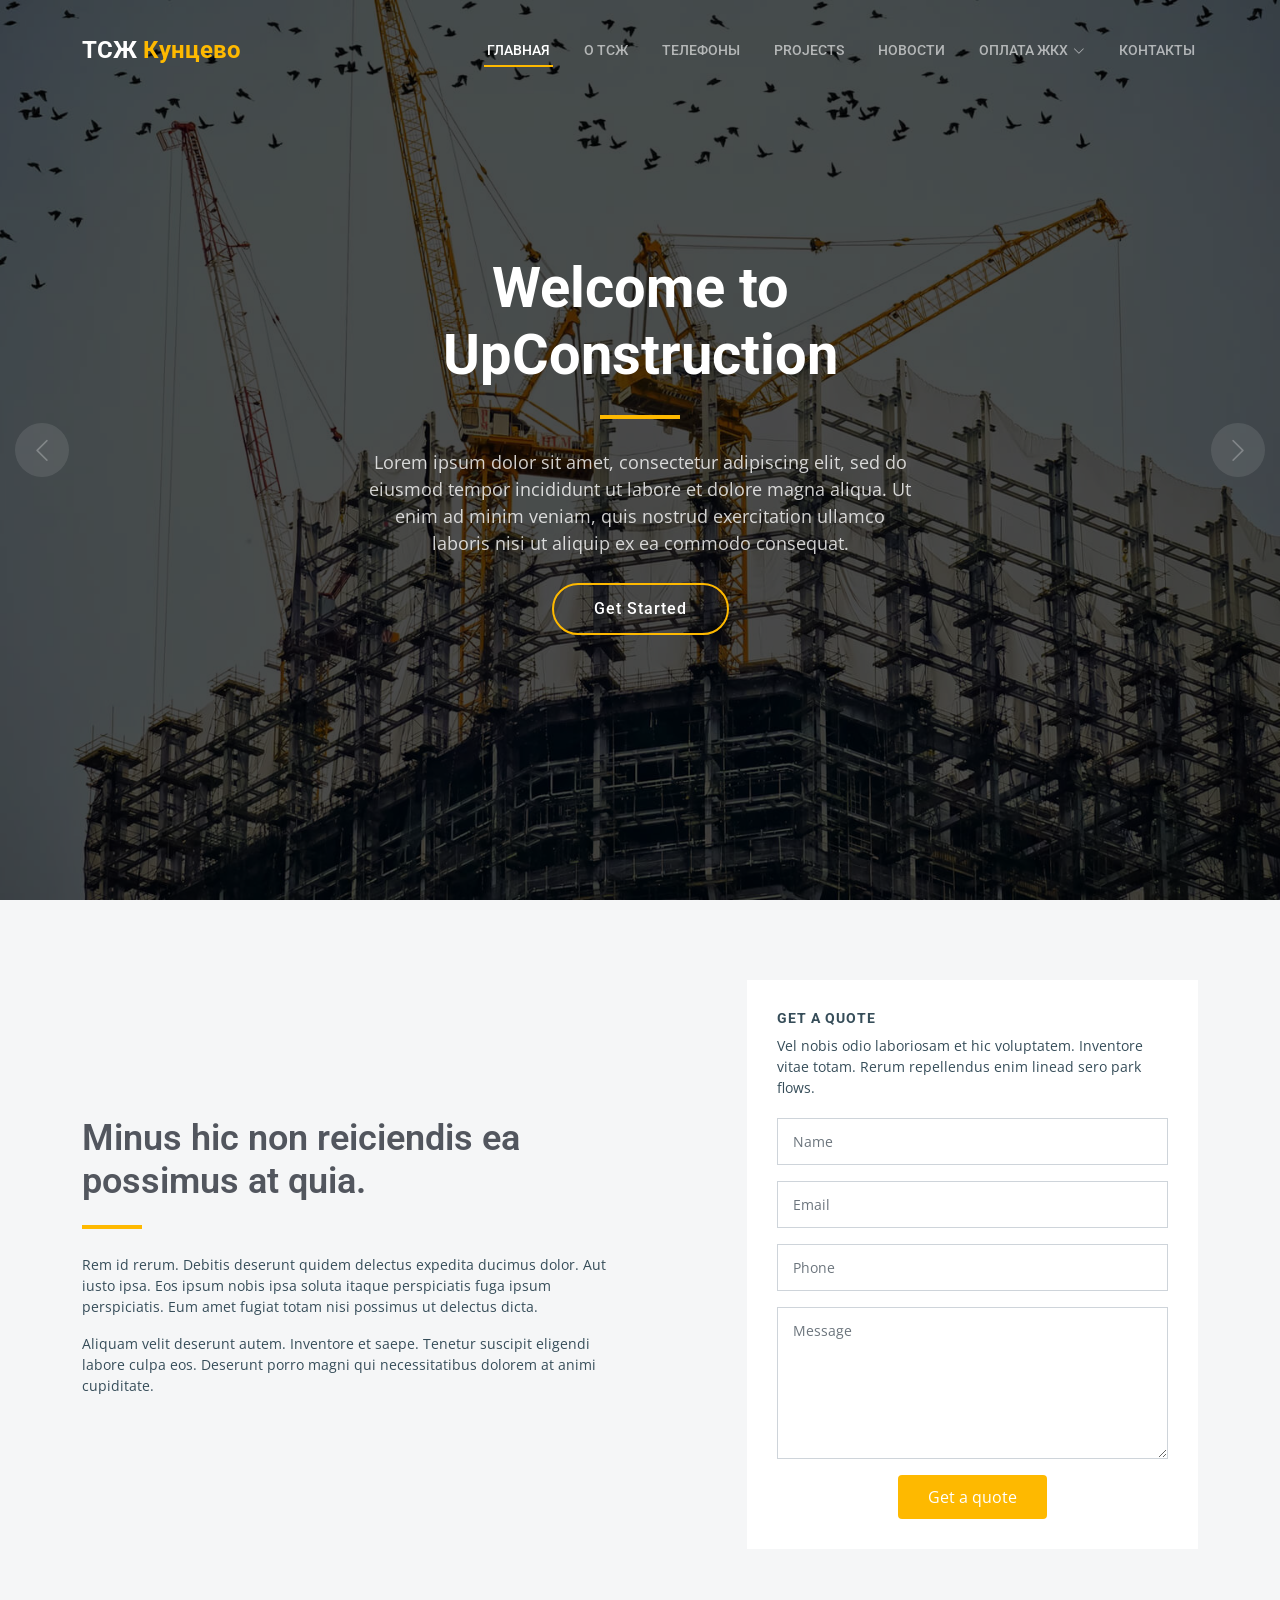
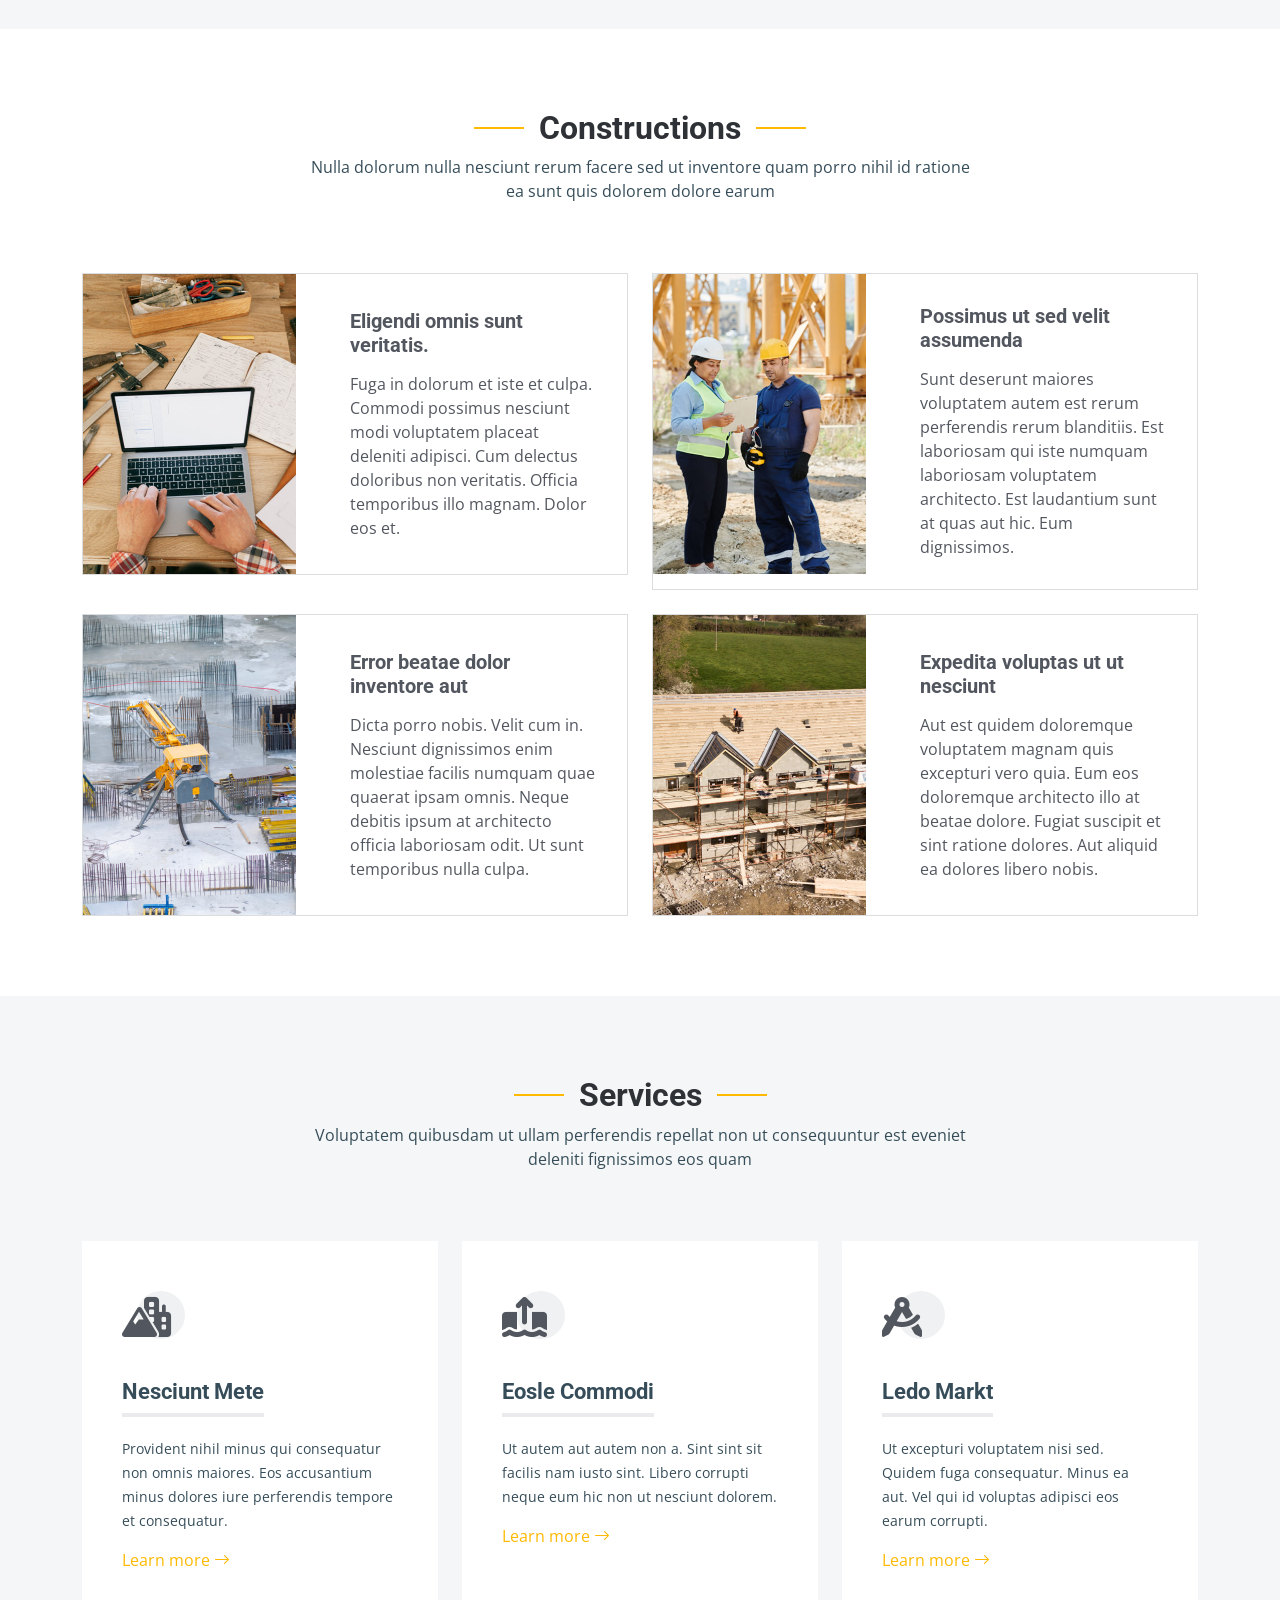
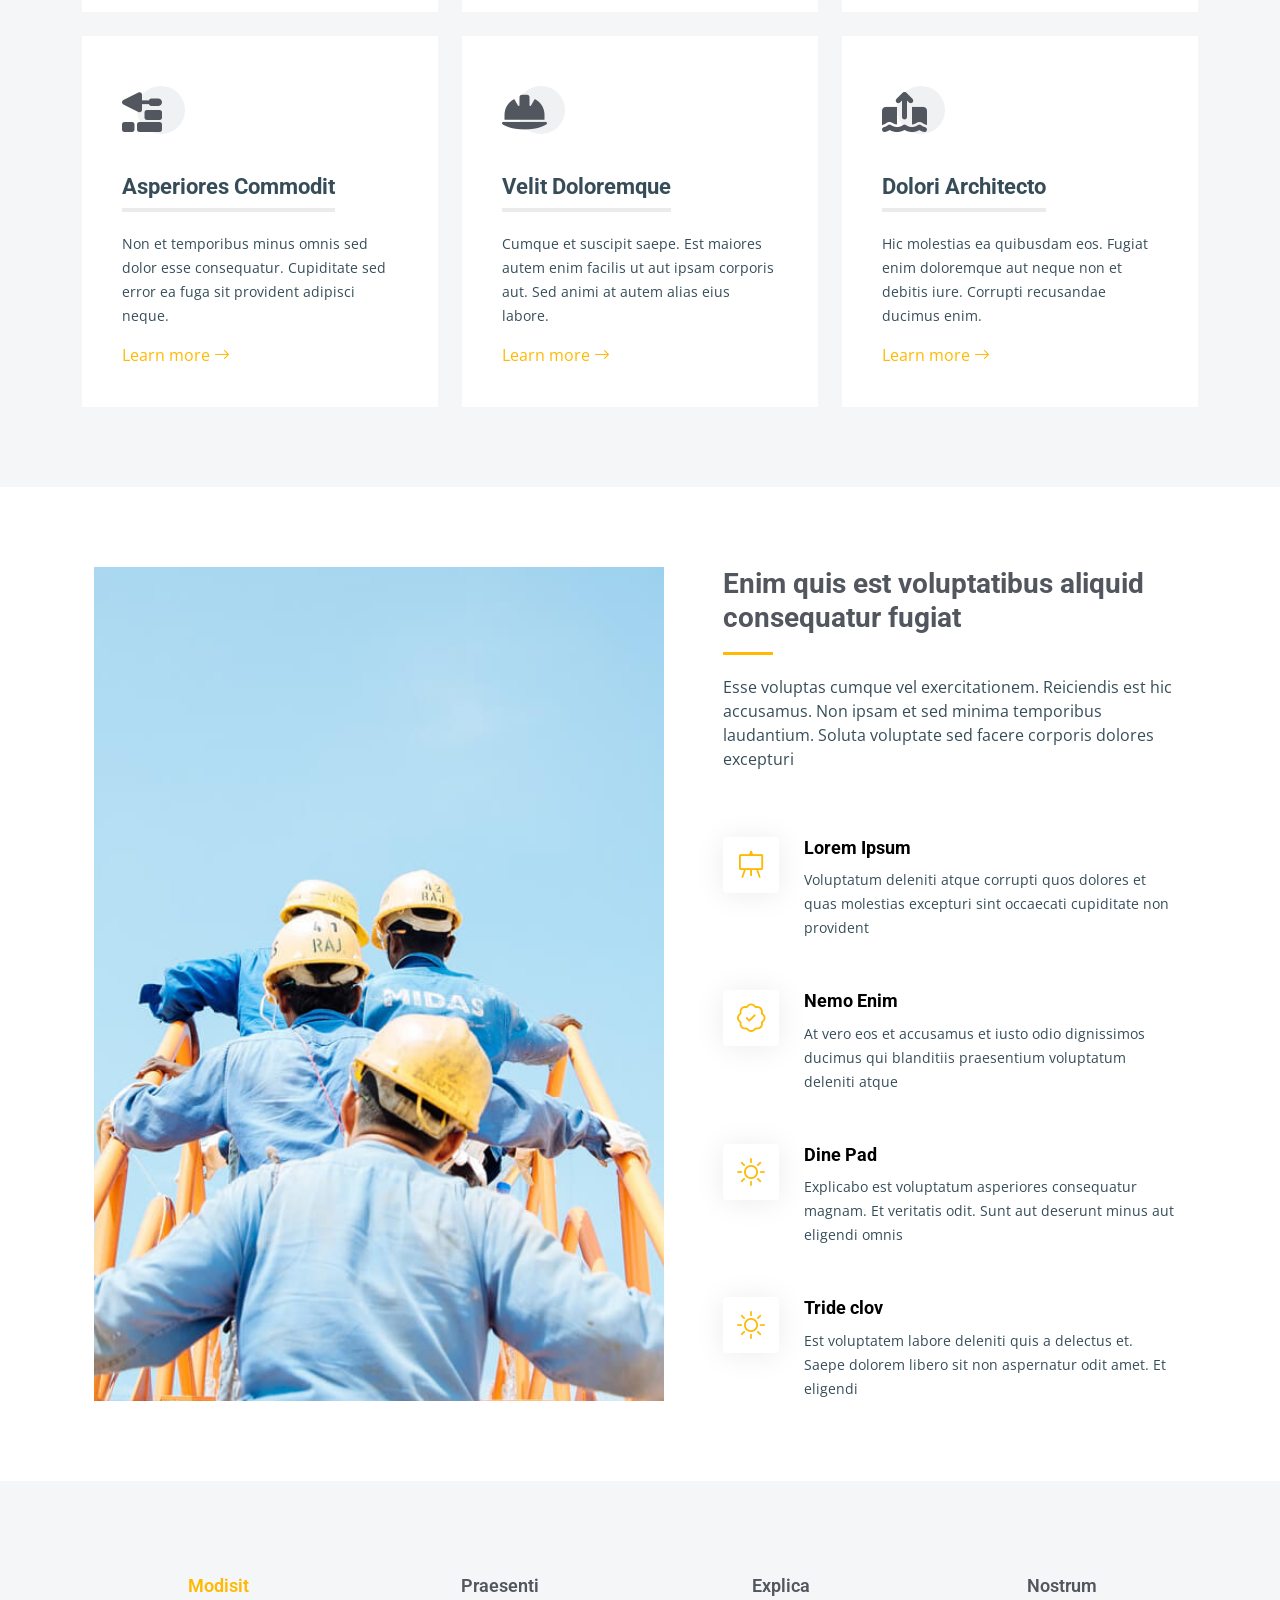
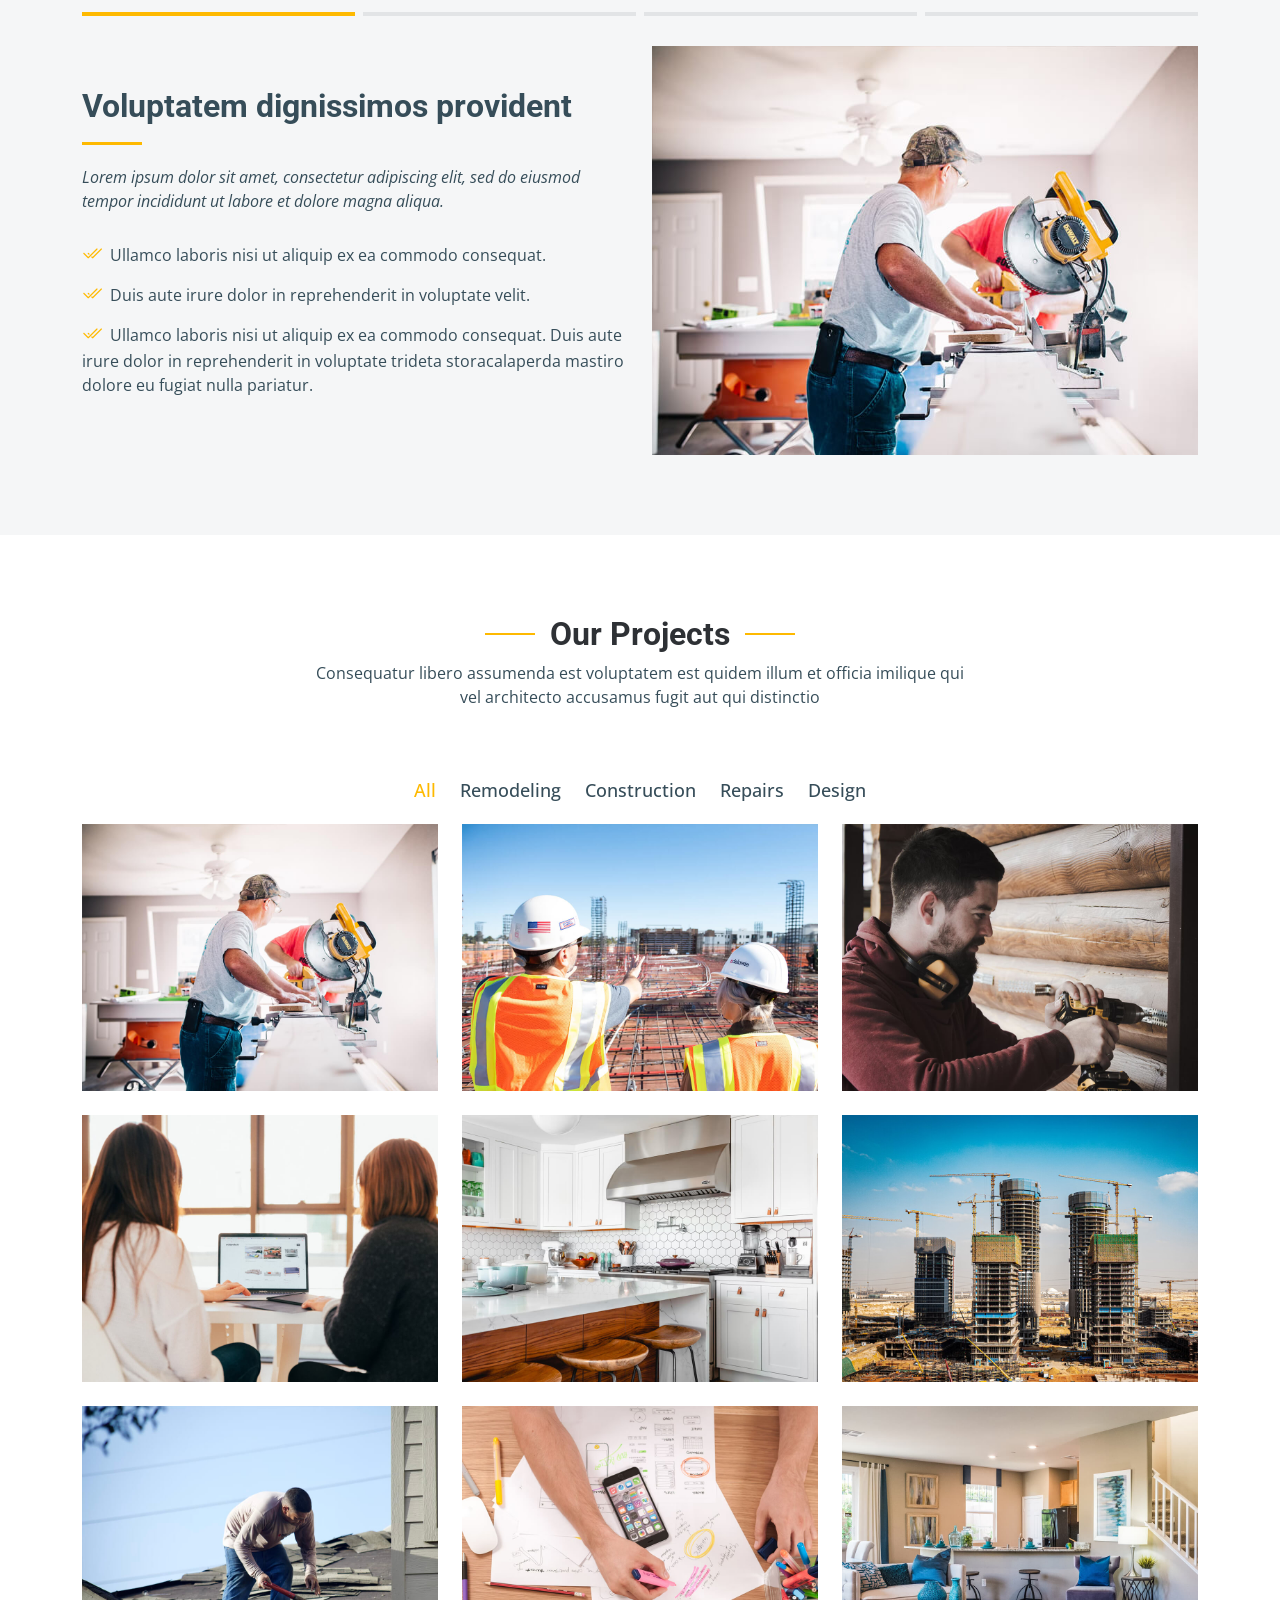
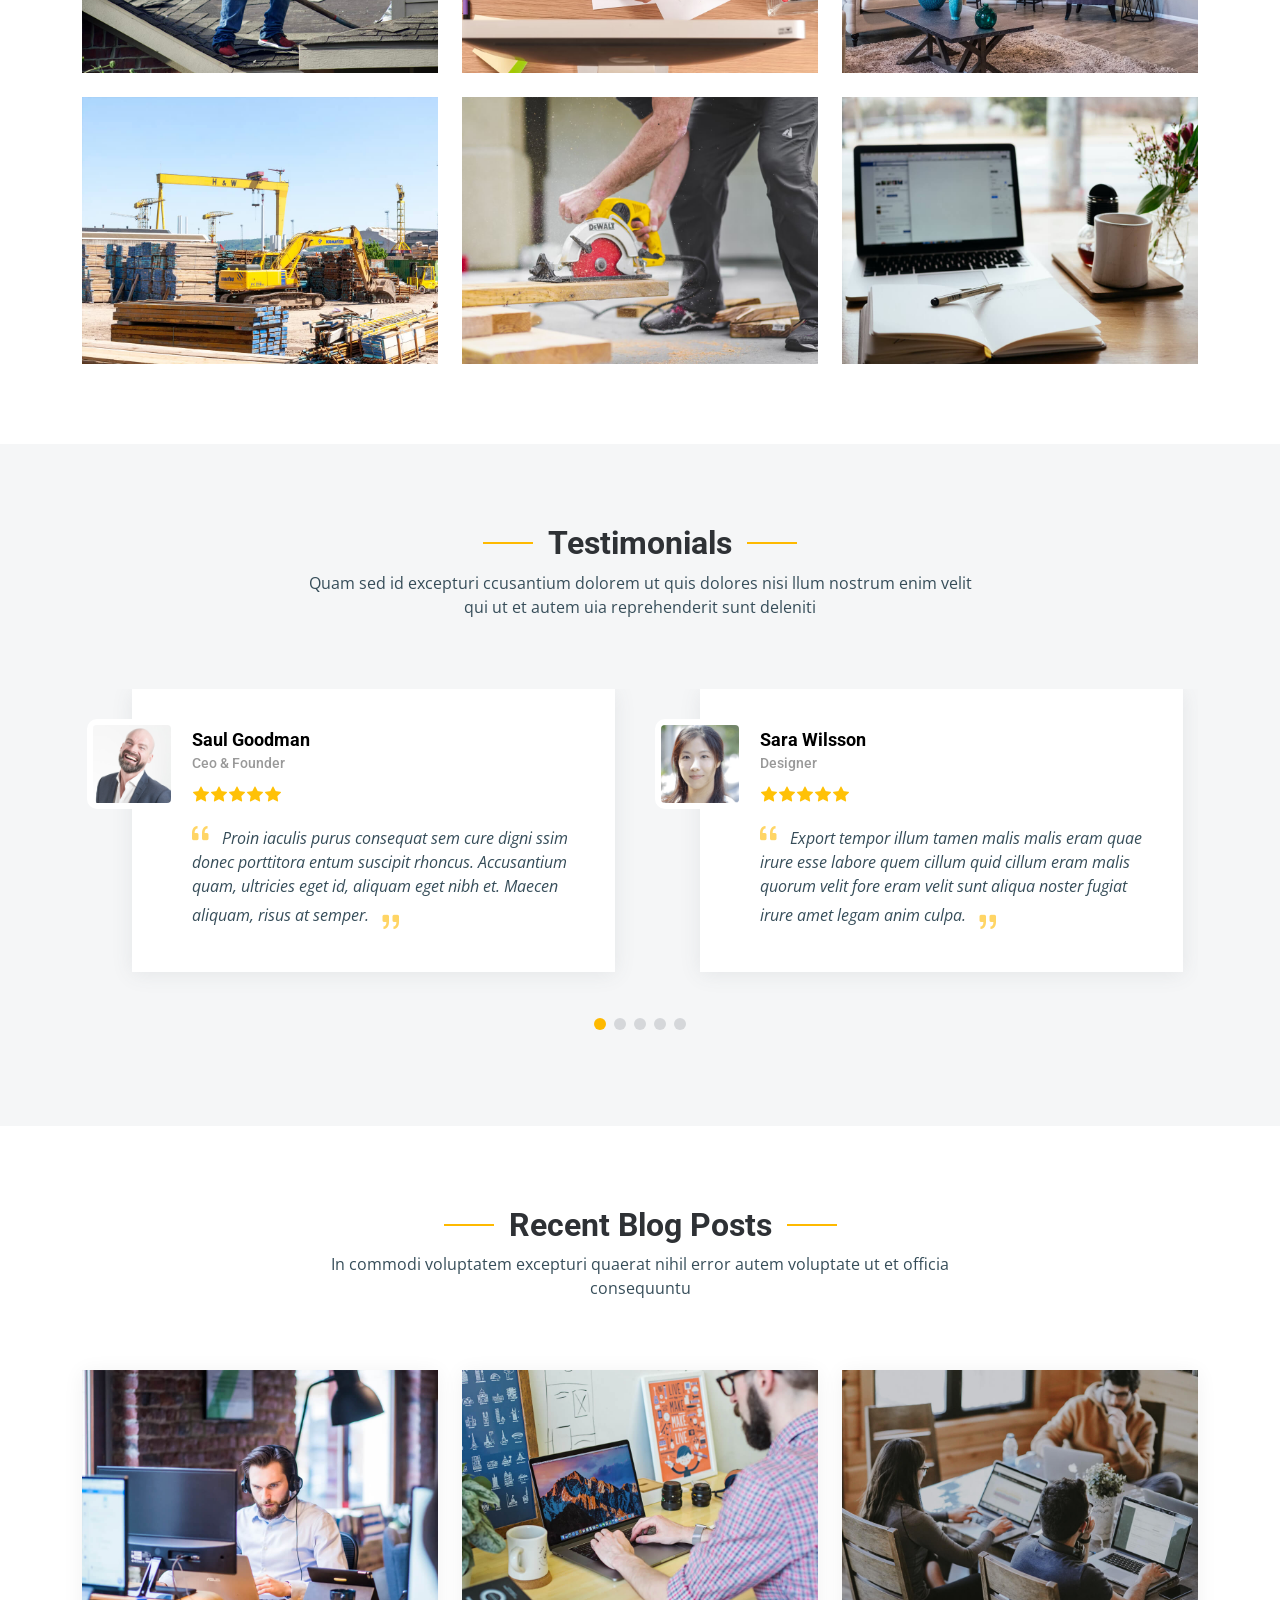
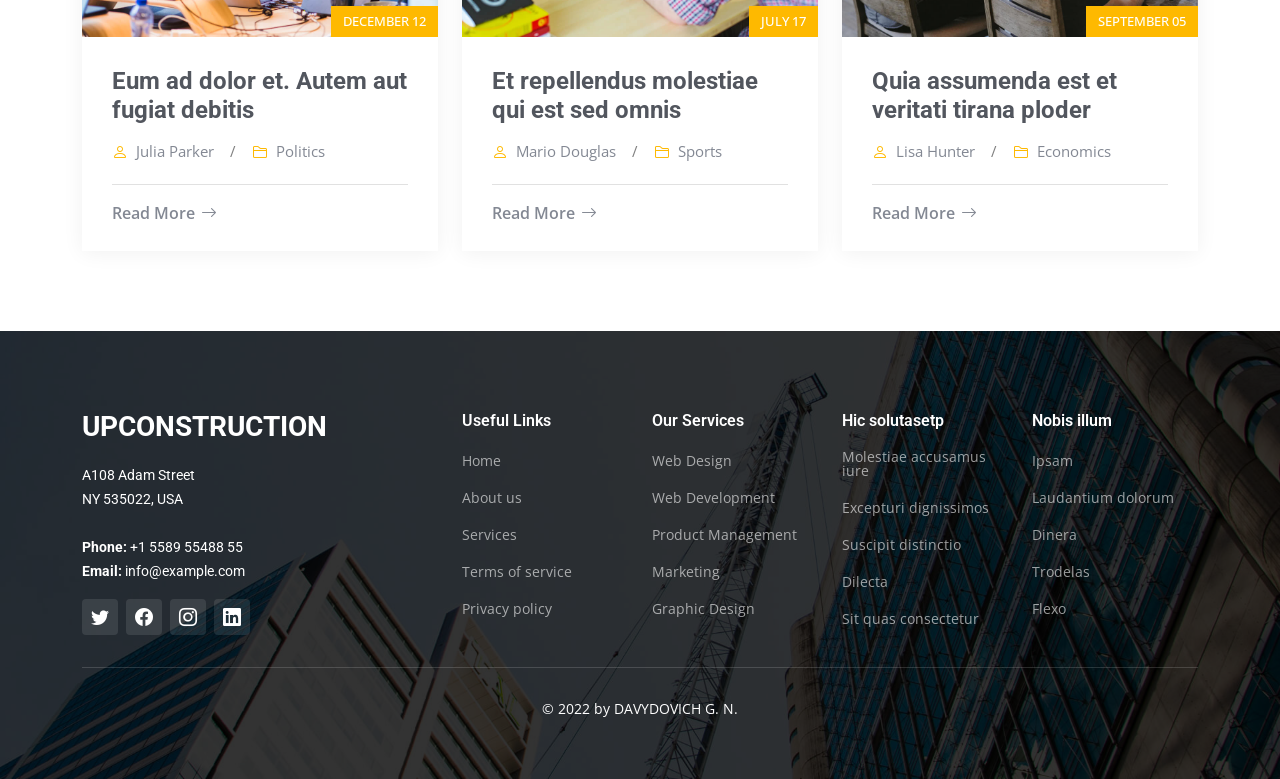
<file: index.html>
<!DOCTYPE html>
<html lang="en">

<head>
  <meta charset="utf-8">
  <meta content="width=device-width, initial-scale=1.0" name="viewport">

  <title>ТСЖ Кунцево</title>
  <meta content="" name="description">
  <meta content="" name="keywords">

  <!-- Favicons -->
  <link href="assets/img/favicon.png" rel="icon">
  <link href="assets/img/apple-touch-icon.png" rel="apple-touch-icon">

  <!-- Google Fonts -->
  <link rel="preconnect" href="https://fonts.googleapis.com">
  <link rel="preconnect" href="https://fonts.gstatic.com" crossorigin>
  <link href="https://fonts.googleapis.com/css2?family=Open+Sans:ital,wght@0,300;0,400;0,500;0,600;0,700;1,300;1,400;1,600;1,700&family=Roboto:ital,wght@0,300;0,400;0,500;0,600;0,700;1,300;1,400;1,500;1,600;1,700&family=Work+Sans:ital,wght@0,300;0,400;0,500;0,600;0,700;1,300;1,400;1,500;1,600;1,700&display=swap" rel="stylesheet">

  <!-- Vendor CSS Files -->
  <link href="assets/vendor/bootstrap/css/bootstrap.min.css" rel="stylesheet">
  <link href="assets/vendor/bootstrap-icons/bootstrap-icons.css" rel="stylesheet">
  <link href="assets/vendor/fontawesome-free/css/all.min.css" rel="stylesheet">
  <link href="assets/vendor/aos/aos.css" rel="stylesheet">
  <link href="assets/vendor/glightbox/css/glightbox.min.css" rel="stylesheet">
  <link href="assets/vendor/swiper/swiper-bundle.min.css" rel="stylesheet">

  <!-- Template Main CSS File -->
  <link href="assets/css/main.css" rel="stylesheet">


</head>

<body>

  <!-- ======= Header ======= -->
  <header id="header" class="header d-flex align-items-center">
    <div class="container-fluid container-xl d-flex align-items-center justify-content-between">

      <a href="index.html" class="logo d-flex align-items-center">
        <!-- Uncomment the line below if you also wish to use an image logo -->
        <!-- <img src="assets/img/logo.png" alt=""> -->
        <h1>ТСЖ <span>Кунцево</span></h1>
      </a>

      <i class="mobile-nav-toggle mobile-nav-show bi bi-list"></i>
      <i class="mobile-nav-toggle mobile-nav-hide d-none bi bi-x"></i>
      <nav id="navbar" class="navbar">
        <ul>
          <li><a href="index.html" class="active">Главная</a></li>
          <li><a href="about.html">О ТСЖ</a></li>
          <li><a href="services.html">Телефоны</a></li>
          <li><a href="projects.html">Projects</a></li>
          <li><a href="blog.html">Новости</a></li>
          <li class="dropdown"><a href="#"><span>Оплата ЖКХ</span> <i class="bi bi-chevron-down dropdown-indicator"></i></a>
            <ul>
              <li><a href="water.html">Вода</a></li>
              <li class="dropdown"><a href="#"><span>Deep Dropdown</span> <i class="bi bi-chevron-down dropdown-indicator"></i></a>
                <ul>
                  <li><a href="#">Deep Dropdown 1</a></li>
                  <li><a href="#">Deep Dropdown 2</a></li>
                  <li><a href="#">Deep Dropdown 3</a></li>
                  <li><a href="#">Deep Dropdown 4</a></li>
                  <li><a href="#">Deep Dropdown 5</a></li>
                </ul>
              </li>
              <li><a href="#">Электричество</a></li>
              <li><a href="#">Тарифы</a></li>
              <li><a href="#">Dropdown 4</a></li>
            </ul>
          </li>
          <li><a href="contact.html">Контакты</a></li>
        </ul>
      </nav><!-- .navbar -->

    </div>
  </header><!-- End Header -->

  <!-- ======= Hero Section ======= -->
  <section id="hero" class="hero">

    <div class="info d-flex align-items-center">
      <div class="container">
        <div class="row justify-content-center">
          <div class="col-lg-6 text-center">
            <h2 data-aos="fade-down">Welcome to <span>UpConstruction</span></h2>
            <p data-aos="fade-up">Lorem ipsum dolor sit amet, consectetur adipiscing elit, sed do eiusmod tempor incididunt ut labore et dolore magna aliqua. Ut enim ad minim veniam, quis nostrud exercitation ullamco laboris nisi ut aliquip ex ea commodo consequat.</p>
            <a data-aos="fade-up" data-aos-delay="200" href="#get-started" class="btn-get-started">Get Started</a>
          </div>
        </div>
      </div>
    </div>

    <div id="hero-carousel" class="carousel slide" data-bs-ride="carousel" data-bs-interval="5000">

      <div class="carousel-item active" style="background-image: url(assets/img/hero-carousel/hero-carousel-1.jpg)"></div>
      <div class="carousel-item" style="background-image: url(assets/img/hero-carousel/hero-carousel-2.jpg)"></div>
      <div class="carousel-item" style="background-image: url(assets/img/hero-carousel/hero-carousel-3.jpg)"></div>
      <div class="carousel-item" style="background-image: url(assets/img/hero-carousel/hero-carousel-4.jpg)"></div>
      <div class="carousel-item" style="background-image: url(assets/img/hero-carousel/hero-carousel-5.jpg)"></div>

      <a class="carousel-control-prev" href="#hero-carousel" role="button" data-bs-slide="prev">
        <span class="carousel-control-prev-icon bi bi-chevron-left" aria-hidden="true"></span>
      </a>

      <a class="carousel-control-next" href="#hero-carousel" role="button" data-bs-slide="next">
        <span class="carousel-control-next-icon bi bi-chevron-right" aria-hidden="true"></span>
      </a>

    </div>

  </section><!-- End Hero Section -->

  <main id="main">

    <!-- ======= Get Started Section ======= -->
    <section id="get-started" class="get-started section-bg">
      <div class="container">

        <div class="row justify-content-between gy-4">

          <div class="col-lg-6 d-flex align-items-center" data-aos="fade-up">
            <div class="content">
              <h3>Minus hic non reiciendis ea possimus at quia.</h3>
              <p>Rem id rerum. Debitis deserunt quidem delectus expedita ducimus dolor. Aut iusto ipsa. Eos ipsum nobis ipsa soluta itaque perspiciatis fuga ipsum perspiciatis. Eum amet fugiat totam nisi possimus ut delectus dicta.
              <p>Aliquam velit deserunt autem. Inventore et saepe. Tenetur suscipit eligendi labore culpa eos. Deserunt porro magni qui necessitatibus dolorem at animi cupiditate.</p>
            </div>
			
          </div>

          <div class="col-lg-5" data-aos="fade">
            <form action="forms/quote.php" method="post" class="php-email-form">
              <h3>Get a quote</h3>
              <p>Vel nobis odio laboriosam et hic voluptatem. Inventore vitae totam. Rerum repellendus enim linead sero park flows.</p>
              <div class="row gy-3">

                <div class="col-md-12">
                  <input type="text" name="name" class="form-control" placeholder="Name" required>
                </div>

                <div class="col-md-12 ">
                  <input type="email" class="form-control" name="email" placeholder="Email" required>
                </div>

                <div class="col-md-12">
                  <input type="text" class="form-control" name="phone" placeholder="Phone" required>
                </div>

                <div class="col-md-12">
                  <textarea class="form-control" name="message" rows="6" placeholder="Message" required></textarea>
                </div>

                <div class="col-md-12 text-center">
                  <div class="loading">Loading</div>
                  <div class="error-message"></div>
                  <div class="sent-message">Your quote request has been sent successfully. Thank you!</div>

                  <button type="submit">Get a quote</button>
                </div>

              </div>
            </form>
          </div><!-- End Quote Form -->

        </div>

      </div>
    </section><!-- End Get Started Section -->

    <!-- ======= Constructions Section ======= -->
    <section id="constructions" class="constructions">
      <div class="container" data-aos="fade-up">

        <div class="section-header">
          <h2>Constructions</h2>
          <p>Nulla dolorum nulla nesciunt rerum facere sed ut inventore quam porro nihil id ratione ea sunt quis dolorem dolore earum</p>
        </div>

        <div class="row gy-4">

          <div class="col-lg-6" data-aos="fade-up" data-aos-delay="100">
            <div class="card-item">
              <div class="row">
                <div class="col-xl-5">
                  <div class="card-bg" style="background-image: url(assets/img/constructions-1.jpg);"></div>
                </div>
                <div class="col-xl-7 d-flex align-items-center">
                  <div class="card-body">
                    <h4 class="card-title">Eligendi omnis sunt veritatis.</h4>
                    <p>Fuga in dolorum et iste et culpa. Commodi possimus nesciunt modi voluptatem placeat deleniti adipisci. Cum delectus doloribus non veritatis. Officia temporibus illo magnam. Dolor eos et.</p>
                  </div>
                </div>
              </div>
            </div>
          </div><!-- End Card Item -->

          <div class="col-lg-6" data-aos="fade-up" data-aos-delay="200">
            <div class="card-item">
              <div class="row">
                <div class="col-xl-5">
                  <div class="card-bg" style="background-image: url(assets/img/constructions-2.jpg);"></div>
                </div>
                <div class="col-xl-7 d-flex align-items-center">
                  <div class="card-body">
                    <h4 class="card-title">Possimus ut sed velit assumenda</h4>
                    <p>Sunt deserunt maiores voluptatem autem est rerum perferendis rerum blanditiis. Est laboriosam qui iste numquam laboriosam voluptatem architecto. Est laudantium sunt at quas aut hic. Eum dignissimos.</p>
                  </div>
                </div>
              </div>
            </div>
          </div><!-- End Card Item -->

          <div class="col-lg-6" data-aos="fade-up" data-aos-delay="300">
            <div class="card-item">
              <div class="row">
                <div class="col-xl-5">
                  <div class="card-bg" style="background-image: url(assets/img/constructions-3.jpg);"></div>
                </div>
                <div class="col-xl-7 d-flex align-items-center">
                  <div class="card-body">
                    <h4 class="card-title">Error beatae dolor inventore aut</h4>
                    <p>Dicta porro nobis. Velit cum in. Nesciunt dignissimos enim molestiae facilis numquam quae quaerat ipsam omnis. Neque debitis ipsum at architecto officia laboriosam odit. Ut sunt temporibus nulla culpa.</p>
                  </div>
                </div>
              </div>
            </div>
          </div><!-- End Card Item -->

          <div class="col-lg-6" data-aos="fade-up" data-aos-delay="400">
            <div class="card-item">
              <div class="row">
                <div class="col-xl-5">
                  <div class="card-bg" style="background-image: url(assets/img/constructions-4.jpg);"></div>
                </div>
                <div class="col-xl-7 d-flex align-items-center">
                  <div class="card-body">
                    <h4 class="card-title">Expedita voluptas ut ut nesciunt</h4>
                    <p>Aut est quidem doloremque voluptatem magnam quis excepturi vero quia. Eum eos doloremque architecto illo at beatae dolore. Fugiat suscipit et sint ratione dolores. Aut aliquid ea dolores libero nobis.</p>
                  </div>
                </div>
              </div>
            </div>
          </div><!-- End Card Item -->

        </div>

      </div>
    </section><!-- End Constructions Section -->

    <!-- ======= Services Section ======= -->
    <section id="services" class="services section-bg">
      <div class="container" data-aos="fade-up">

        <div class="section-header">
          <h2>Services</h2>
          <p>Voluptatem quibusdam ut ullam perferendis repellat non ut consequuntur est eveniet deleniti fignissimos eos quam</p>
        </div>

        <div class="row gy-4">

          <div class="col-lg-4 col-md-6" data-aos="fade-up" data-aos-delay="100">
            <div class="service-item  position-relative">
              <div class="icon">
                <i class="fa-solid fa-mountain-city"></i>
              </div>
              <h3>Nesciunt Mete</h3>
              <p>Provident nihil minus qui consequatur non omnis maiores. Eos accusantium minus dolores iure perferendis tempore et consequatur.</p>
              <a href="service-details.html" class="readmore stretched-link">Learn more <i class="bi bi-arrow-right"></i></a>
            </div>
          </div><!-- End Service Item -->

          <div class="col-lg-4 col-md-6" data-aos="fade-up" data-aos-delay="200">
            <div class="service-item position-relative">
              <div class="icon">
                <i class="fa-solid fa-arrow-up-from-ground-water"></i>
              </div>
              <h3>Eosle Commodi</h3>
              <p>Ut autem aut autem non a. Sint sint sit facilis nam iusto sint. Libero corrupti neque eum hic non ut nesciunt dolorem.</p>
              <a href="service-details.html" class="readmore stretched-link">Learn more <i class="bi bi-arrow-right"></i></a>
            </div>
          </div><!-- End Service Item -->

          <div class="col-lg-4 col-md-6" data-aos="fade-up" data-aos-delay="300">
            <div class="service-item position-relative">
              <div class="icon">
                <i class="fa-solid fa-compass-drafting"></i>
              </div>
              <h3>Ledo Markt</h3>
              <p>Ut excepturi voluptatem nisi sed. Quidem fuga consequatur. Minus ea aut. Vel qui id voluptas adipisci eos earum corrupti.</p>
              <a href="service-details.html" class="readmore stretched-link">Learn more <i class="bi bi-arrow-right"></i></a>
            </div>
          </div><!-- End Service Item -->

          <div class="col-lg-4 col-md-6" data-aos="fade-up" data-aos-delay="400">
            <div class="service-item position-relative">
              <div class="icon">
                <i class="fa-solid fa-trowel-bricks"></i>
              </div>
              <h3>Asperiores Commodit</h3>
              <p>Non et temporibus minus omnis sed dolor esse consequatur. Cupiditate sed error ea fuga sit provident adipisci neque.</p>
              <a href="service-details.html" class="readmore stretched-link">Learn more <i class="bi bi-arrow-right"></i></a>
            </div>
          </div><!-- End Service Item -->

          <div class="col-lg-4 col-md-6" data-aos="fade-up" data-aos-delay="500">
            <div class="service-item position-relative">
              <div class="icon">
                <i class="fa-solid fa-helmet-safety"></i>
              </div>
              <h3>Velit Doloremque</h3>
              <p>Cumque et suscipit saepe. Est maiores autem enim facilis ut aut ipsam corporis aut. Sed animi at autem alias eius labore.</p>
              <a href="service-details.html" class="readmore stretched-link">Learn more <i class="bi bi-arrow-right"></i></a>
            </div>
          </div><!-- End Service Item -->

          <div class="col-lg-4 col-md-6" data-aos="fade-up" data-aos-delay="600">
            <div class="service-item position-relative">
              <div class="icon">
                <i class="fa-solid fa-arrow-up-from-ground-water"></i>
              </div>
              <h3>Dolori Architecto</h3>
              <p>Hic molestias ea quibusdam eos. Fugiat enim doloremque aut neque non et debitis iure. Corrupti recusandae ducimus enim.</p>
              <a href="service-details.html" class="readmore stretched-link">Learn more <i class="bi bi-arrow-right"></i></a>
            </div>
          </div><!-- End Service Item -->

        </div>

      </div>
    </section><!-- End Services Section -->

    <!-- ======= Alt Services Section ======= -->
    <section id="alt-services" class="alt-services">
      <div class="container" data-aos="fade-up">

        <div class="row justify-content-around gy-4">
          <div class="col-lg-6 img-bg" style="background-image: url(assets/img/alt-services.jpg);" data-aos="zoom-in" data-aos-delay="100"></div>

          <div class="col-lg-5 d-flex flex-column justify-content-center">
            <h3>Enim quis est voluptatibus aliquid consequatur fugiat</h3>
            <p>Esse voluptas cumque vel exercitationem. Reiciendis est hic accusamus. Non ipsam et sed minima temporibus laudantium. Soluta voluptate sed facere corporis dolores excepturi</p>

            <div class="icon-box d-flex position-relative" data-aos="fade-up" data-aos-delay="100">
              <i class="bi bi-easel flex-shrink-0"></i>
              <div>
                <h4><a href="" class="stretched-link">Lorem Ipsum</a></h4>
                <p>Voluptatum deleniti atque corrupti quos dolores et quas molestias excepturi sint occaecati cupiditate non provident</p>
              </div>
            </div><!-- End Icon Box -->

            <div class="icon-box d-flex position-relative" data-aos="fade-up" data-aos-delay="200">
              <i class="bi bi-patch-check flex-shrink-0"></i>
              <div>
                <h4><a href="" class="stretched-link">Nemo Enim</a></h4>
                <p>At vero eos et accusamus et iusto odio dignissimos ducimus qui blanditiis praesentium voluptatum deleniti atque</p>
              </div>
            </div><!-- End Icon Box -->

            <div class="icon-box d-flex position-relative" data-aos="fade-up" data-aos-delay="300">
              <i class="bi bi-brightness-high flex-shrink-0"></i>
              <div>
                <h4><a href="" class="stretched-link">Dine Pad</a></h4>
                <p>Explicabo est voluptatum asperiores consequatur magnam. Et veritatis odit. Sunt aut deserunt minus aut eligendi omnis</p>
              </div>
            </div><!-- End Icon Box -->

            <div class="icon-box d-flex position-relative" data-aos="fade-up" data-aos-delay="400">
              <i class="bi bi-brightness-high flex-shrink-0"></i>
              <div>
                <h4><a href="" class="stretched-link">Tride clov</a></h4>
                <p>Est voluptatem labore deleniti quis a delectus et. Saepe dolorem libero sit non aspernatur odit amet. Et eligendi</p>
              </div>
            </div><!-- End Icon Box -->

          </div>
        </div>

      </div>
    </section><!-- End Alt Services Section -->

    <!-- ======= Features Section ======= -->
    <section id="features" class="features section-bg">
      <div class="container" data-aos="fade-up">

        <ul class="nav nav-tabs row  g-2 d-flex">

          <li class="nav-item col-3">
            <a class="nav-link active show" data-bs-toggle="tab" data-bs-target="#tab-1">
              <h4>Modisit</h4>
            </a>
          </li><!-- End tab nav item -->

          <li class="nav-item col-3">
            <a class="nav-link" data-bs-toggle="tab" data-bs-target="#tab-2">
              <h4>Praesenti</h4>
            </a><!-- End tab nav item -->

          <li class="nav-item col-3">
            <a class="nav-link" data-bs-toggle="tab" data-bs-target="#tab-3">
              <h4>Explica</h4>
            </a>
          </li><!-- End tab nav item -->

          <li class="nav-item col-3">
            <a class="nav-link" data-bs-toggle="tab" data-bs-target="#tab-4">
              <h4>Nostrum</h4>
            </a>
          </li><!-- End tab nav item -->

        </ul>

        <div class="tab-content">

          <div class="tab-pane active show" id="tab-1">
            <div class="row">
              <div class="col-lg-6 order-2 order-lg-1 mt-3 mt-lg-0 d-flex flex-column justify-content-center" data-aos="fade-up" data-aos-delay="100">
                <h3>Voluptatem dignissimos provident</h3>
                <p class="fst-italic">
                  Lorem ipsum dolor sit amet, consectetur adipiscing elit, sed do eiusmod tempor incididunt ut labore et dolore
                  magna aliqua.
                </p>
                <ul>
                  <li><i class="bi bi-check2-all"></i> Ullamco laboris nisi ut aliquip ex ea commodo consequat.</li>
                  <li><i class="bi bi-check2-all"></i> Duis aute irure dolor in reprehenderit in voluptate velit.</li>
                  <li><i class="bi bi-check2-all"></i> Ullamco laboris nisi ut aliquip ex ea commodo consequat. Duis aute irure dolor in reprehenderit in voluptate trideta storacalaperda mastiro dolore eu fugiat nulla pariatur.</li>
                </ul>
              </div>
              <div class="col-lg-6 order-1 order-lg-2 text-center" data-aos="fade-up" data-aos-delay="200">
                <img src="assets/img/features-1.jpg" alt="" class="img-fluid">
              </div>
            </div>
          </div><!-- End tab content item -->

          <div class="tab-pane" id="tab-2">
            <div class="row">
              <div class="col-lg-6 order-2 order-lg-1 mt-3 mt-lg-0 d-flex flex-column justify-content-center">
                <h3>Neque exercitationem debitis</h3>
                <p class="fst-italic">
                  Lorem ipsum dolor sit amet, consectetur adipiscing elit, sed do eiusmod tempor incididunt ut labore et dolore
                  magna aliqua.
                </p>
                <ul>
                  <li><i class="bi bi-check2-all"></i> Ullamco laboris nisi ut aliquip ex ea commodo consequat.</li>
                  <li><i class="bi bi-check2-all"></i> Duis aute irure dolor in reprehenderit in voluptate velit.</li>
                  <li><i class="bi bi-check2-all"></i> Provident mollitia neque rerum asperiores dolores quos qui a. Ipsum neque dolor voluptate nisi sed.</li>
                  <li><i class="bi bi-check2-all"></i> Ullamco laboris nisi ut aliquip ex ea commodo consequat. Duis aute irure dolor in reprehenderit in voluptate trideta storacalaperda mastiro dolore eu fugiat nulla pariatur.</li>
                </ul>
              </div>
              <div class="col-lg-6 order-1 order-lg-2 text-center">
                <img src="assets/img/features-2.jpg" alt="" class="img-fluid">
              </div>
            </div>
          </div><!-- End tab content item -->

          <div class="tab-pane" id="tab-3">
            <div class="row">
              <div class="col-lg-6 order-2 order-lg-1 mt-3 mt-lg-0 d-flex flex-column justify-content-center">
                <h3>Voluptatibus commodi accusamu</h3>
                <ul>
                  <li><i class="bi bi-check2-all"></i> Ullamco laboris nisi ut aliquip ex ea commodo consequat.</li>
                  <li><i class="bi bi-check2-all"></i> Duis aute irure dolor in reprehenderit in voluptate velit.</li>
                  <li><i class="bi bi-check2-all"></i> Provident mollitia neque rerum asperiores dolores quos qui a. Ipsum neque dolor voluptate nisi sed.</li>
                </ul>
                <p class="fst-italic">
                  Lorem ipsum dolor sit amet, consectetur adipiscing elit, sed do eiusmod tempor incididunt ut labore et dolore
                  magna aliqua.
                </p>
              </div>
              <div class="col-lg-6 order-1 order-lg-2 text-center">
                <img src="assets/img/features-3.jpg" alt="" class="img-fluid">
              </div>
            </div>
          </div><!-- End tab content item -->

          <div class="tab-pane" id="tab-4">
            <div class="row">
              <div class="col-lg-6 order-2 order-lg-1 mt-3 mt-lg-0 d-flex flex-column justify-content-center">
                <h3>Omnis fugiat ea explicabo sunt</h3>
                <p class="fst-italic">
                  Lorem ipsum dolor sit amet, consectetur adipiscing elit, sed do eiusmod tempor incididunt ut labore et dolore
                  magna aliqua.
                </p>
                <ul>
                  <li><i class="bi bi-check2-all"></i> Ullamco laboris nisi ut aliquip ex ea commodo consequat.</li>
                  <li><i class="bi bi-check2-all"></i> Duis aute irure dolor in reprehenderit in voluptate velit.</li>
                  <li><i class="bi bi-check2-all"></i> Ullamco laboris nisi ut aliquip ex ea commodo consequat. Duis aute irure dolor in reprehenderit in voluptate trideta storacalaperda mastiro dolore eu fugiat nulla pariatur.</li>
                </ul>
              </div>
              <div class="col-lg-6 order-1 order-lg-2 text-center">
                <img src="assets/img/features-4.jpg" alt="" class="img-fluid">
              </div>
            </div>
          </div><!-- End tab content item -->

        </div>

      </div>
    </section><!-- End Features Section -->

    <!-- ======= Our Projects Section ======= -->
    <section id="projects" class="projects">
      <div class="container" data-aos="fade-up">

        <div class="section-header">
          <h2>Our Projects</h2>
          <p>Consequatur libero assumenda est voluptatem est quidem illum et officia imilique qui vel architecto accusamus fugit aut qui distinctio</p>
        </div>

        <div class="portfolio-isotope" data-portfolio-filter="*" data-portfolio-layout="masonry" data-portfolio-sort="original-order">

          <ul class="portfolio-flters" data-aos="fade-up" data-aos-delay="100">
            <li data-filter="*" class="filter-active">All</li>
            <li data-filter=".filter-remodeling">Remodeling</li>
            <li data-filter=".filter-construction">Construction</li>
            <li data-filter=".filter-repairs">Repairs</li>
            <li data-filter=".filter-design">Design</li>
          </ul><!-- End Projects Filters -->

          <div class="row gy-4 portfolio-container" data-aos="fade-up" data-aos-delay="200">

            <div class="col-lg-4 col-md-6 portfolio-item filter-remodeling">
              <div class="portfolio-content h-100">
                <img src="assets/img/projects/remodeling-1.jpg" class="img-fluid" alt="">
                <div class="portfolio-info">
                  <h4>Remodeling 1</h4>
                  <p>Lorem ipsum, dolor sit amet consectetur</p>
                  <a href="assets/img/projects/remodeling-1.jpg" title="Remodeling 1" data-gallery="portfolio-gallery-remodeling" class="glightbox preview-link"><i class="bi bi-zoom-in"></i></a>
                  <a href="project-details.html" title="More Details" class="details-link"><i class="bi bi-link-45deg"></i></a>
                </div>
              </div>
            </div><!-- End Projects Item -->

            <div class="col-lg-4 col-md-6 portfolio-item filter-construction">
              <div class="portfolio-content h-100">
                <img src="assets/img/projects/construction-1.jpg" class="img-fluid" alt="">
                <div class="portfolio-info">
                  <h4>Construction 1</h4>
                  <p>Lorem ipsum, dolor sit amet consectetur</p>
                  <a href="assets/img/projects/construction-1.jpg" title="Construction 1" data-gallery="portfolio-gallery-construction" class="glightbox preview-link"><i class="bi bi-zoom-in"></i></a>
                  <a href="project-details.html" title="More Details" class="details-link"><i class="bi bi-link-45deg"></i></a>
                </div>
              </div>
            </div><!-- End Projects Item -->

            <div class="col-lg-4 col-md-6 portfolio-item filter-repairs">
              <div class="portfolio-content h-100">
                <img src="assets/img/projects/repairs-1.jpg" class="img-fluid" alt="">
                <div class="portfolio-info">
                  <h4>Repairs 1</h4>
                  <p>Lorem ipsum, dolor sit amet consectetur</p>
                  <a href="assets/img/projects/repairs-1.jpg" title="Repairs 1" data-gallery="portfolio-gallery-repairs" class="glightbox preview-link"><i class="bi bi-zoom-in"></i></a>
                  <a href="project-details.html" title="More Details" class="details-link"><i class="bi bi-link-45deg"></i></a>
                </div>
              </div>
            </div><!-- End Projects Item -->

            <div class="col-lg-4 col-md-6 portfolio-item filter-design">
              <div class="portfolio-content h-100">
                <img src="assets/img/projects/design-1.jpg" class="img-fluid" alt="">
                <div class="portfolio-info">
                  <h4>Design 1</h4>
                  <p>Lorem ipsum, dolor sit amet consectetur</p>
                  <a href="assets/img/projects/design-1.jpg" title="Repairs 1" data-gallery="portfolio-gallery-book" class="glightbox preview-link"><i class="bi bi-zoom-in"></i></a>
                  <a href="project-details.html" title="More Details" class="details-link"><i class="bi bi-link-45deg"></i></a>
                </div>
              </div>
            </div><!-- End Projects Item -->

            <div class="col-lg-4 col-md-6 portfolio-item filter-remodeling">
              <div class="portfolio-content h-100">
                <img src="assets/img/projects/remodeling-2.jpg" class="img-fluid" alt="">
                <div class="portfolio-info">
                  <h4>Remodeling 2</h4>
                  <p>Lorem ipsum, dolor sit amet consectetur</p>
                  <a href="assets/img/projects/remodeling-2.jpg" title="Remodeling 2" data-gallery="portfolio-gallery-remodeling" class="glightbox preview-link"><i class="bi bi-zoom-in"></i></a>
                  <a href="project-details.html" title="More Details" class="details-link"><i class="bi bi-link-45deg"></i></a>
                </div>
              </div>
            </div><!-- End Projects Item -->

            <div class="col-lg-4 col-md-6 portfolio-item filter-construction">
              <div class="portfolio-content h-100">
                <img src="assets/img/projects/construction-2.jpg" class="img-fluid" alt="">
                <div class="portfolio-info">
                  <h4>Construction 2</h4>
                  <p>Lorem ipsum, dolor sit amet consectetur</p>
                  <a href="assets/img/projects/construction-2.jpg" title="Construction 2" data-gallery="portfolio-gallery-construction" class="glightbox preview-link"><i class="bi bi-zoom-in"></i></a>
                  <a href="project-details.html" title="More Details" class="details-link"><i class="bi bi-link-45deg"></i></a>
                </div>
              </div>
            </div><!-- End Projects Item -->

            <div class="col-lg-4 col-md-6 portfolio-item filter-repairs">
              <div class="portfolio-content h-100">
                <img src="assets/img/projects/repairs-2.jpg" class="img-fluid" alt="">
                <div class="portfolio-info">
                  <h4>Repairs 2</h4>
                  <p>Lorem ipsum, dolor sit amet consectetur</p>
                  <a href="assets/img/projects/repairs-2.jpg" title="Repairs 2" data-gallery="portfolio-gallery-repairs" class="glightbox preview-link"><i class="bi bi-zoom-in"></i></a>
                  <a href="project-details.html" title="More Details" class="details-link"><i class="bi bi-link-45deg"></i></a>
                </div>
              </div>
            </div><!-- End Projects Item -->

            <div class="col-lg-4 col-md-6 portfolio-item filter-design">
              <div class="portfolio-content h-100">
                <img src="assets/img/projects/design-2.jpg" class="img-fluid" alt="">
                <div class="portfolio-info">
                  <h4>Design 2</h4>
                  <p>Lorem ipsum, dolor sit amet consectetur</p>
                  <a href="assets/img/projects/design-2.jpg" title="Repairs 2" data-gallery="portfolio-gallery-book" class="glightbox preview-link"><i class="bi bi-zoom-in"></i></a>
                  <a href="project-details.html" title="More Details" class="details-link"><i class="bi bi-link-45deg"></i></a>
                </div>
              </div>
            </div><!-- End Projects Item -->

            <div class="col-lg-4 col-md-6 portfolio-item filter-remodeling">
              <div class="portfolio-content h-100">
                <img src="assets/img/projects/remodeling-3.jpg" class="img-fluid" alt="">
                <div class="portfolio-info">
                  <h4>Remodeling 3</h4>
                  <p>Lorem ipsum, dolor sit amet consectetur</p>
                  <a href="assets/img/projects/remodeling-3.jpg" title="Remodeling 3" data-gallery="portfolio-gallery-remodeling" class="glightbox preview-link"><i class="bi bi-zoom-in"></i></a>
                  <a href="project-details.html" title="More Details" class="details-link"><i class="bi bi-link-45deg"></i></a>
                </div>
              </div>
            </div><!-- End Projects Item -->

            <div class="col-lg-4 col-md-6 portfolio-item filter-construction">
              <div class="portfolio-content h-100">
                <img src="assets/img/projects/construction-3.jpg" class="img-fluid" alt="">
                <div class="portfolio-info">
                  <h4>Construction 3</h4>
                  <p>Lorem ipsum, dolor sit amet consectetur</p>
                  <a href="assets/img/projects/construction-3.jpg" title="Construction 3" data-gallery="portfolio-gallery-construction" class="glightbox preview-link"><i class="bi bi-zoom-in"></i></a>
                  <a href="project-details.html" title="More Details" class="details-link"><i class="bi bi-link-45deg"></i></a>
                </div>
              </div>
            </div><!-- End Projects Item -->

            <div class="col-lg-4 col-md-6 portfolio-item filter-repairs">
              <div class="portfolio-content h-100">
                <img src="assets/img/projects/repairs-3.jpg" class="img-fluid" alt="">
                <div class="portfolio-info">
                  <h4>Repairs 3</h4>
                  <p>Lorem ipsum, dolor sit amet consectetur</p>
                  <a href="assets/img/projects/repairs-3.jpg" title="Repairs 2" data-gallery="portfolio-gallery-repairs" class="glightbox preview-link"><i class="bi bi-zoom-in"></i></a>
                  <a href="project-details.html" title="More Details" class="details-link"><i class="bi bi-link-45deg"></i></a>
                </div>
              </div>
            </div><!-- End Projects Item -->

            <div class="col-lg-4 col-md-6 portfolio-item filter-design">
              <div class="portfolio-content h-100">
                <img src="assets/img/projects/design-3.jpg" class="img-fluid" alt="">
                <div class="portfolio-info">
                  <h4>Design 3</h4>
                  <p>Lorem ipsum, dolor sit amet consectetur</p>
                  <a href="assets/img/projects/design-3.jpg" title="Repairs 3" data-gallery="portfolio-gallery-book" class="glightbox preview-link"><i class="bi bi-zoom-in"></i></a>
                  <a href="project-details.html" title="More Details" class="details-link"><i class="bi bi-link-45deg"></i></a>
                </div>
              </div>
            </div><!-- End Projects Item -->

          </div><!-- End Projects Container -->

        </div>

      </div>
    </section><!-- End Our Projects Section -->

    <!-- ======= Testimonials Section ======= -->
    <section id="testimonials" class="testimonials section-bg">
      <div class="container" data-aos="fade-up">

        <div class="section-header">
          <h2>Testimonials</h2>
          <p>Quam sed id excepturi ccusantium dolorem ut quis dolores nisi llum nostrum enim velit qui ut et autem uia reprehenderit sunt deleniti</p>
        </div>

        <div class="slides-2 swiper">
          <div class="swiper-wrapper">

            <div class="swiper-slide">
              <div class="testimonial-wrap">
                <div class="testimonial-item">
                  <img src="assets/img/testimonials/testimonials-1.jpg" class="testimonial-img" alt="">
                  <h3>Saul Goodman</h3>
                  <h4>Ceo &amp; Founder</h4>
                  <div class="stars">
                    <i class="bi bi-star-fill"></i><i class="bi bi-star-fill"></i><i class="bi bi-star-fill"></i><i class="bi bi-star-fill"></i><i class="bi bi-star-fill"></i>
                  </div>
                  <p>
                    <i class="bi bi-quote quote-icon-left"></i>
                    Proin iaculis purus consequat sem cure digni ssim donec porttitora entum suscipit rhoncus. Accusantium quam, ultricies eget id, aliquam eget nibh et. Maecen aliquam, risus at semper.
                    <i class="bi bi-quote quote-icon-right"></i>
                  </p>
                </div>
              </div>
            </div><!-- End testimonial item -->

            <div class="swiper-slide">
              <div class="testimonial-wrap">
                <div class="testimonial-item">
                  <img src="assets/img/testimonials/testimonials-2.jpg" class="testimonial-img" alt="">
                  <h3>Sara Wilsson</h3>
                  <h4>Designer</h4>
                  <div class="stars">
                    <i class="bi bi-star-fill"></i><i class="bi bi-star-fill"></i><i class="bi bi-star-fill"></i><i class="bi bi-star-fill"></i><i class="bi bi-star-fill"></i>
                  </div>
                  <p>
                    <i class="bi bi-quote quote-icon-left"></i>
                    Export tempor illum tamen malis malis eram quae irure esse labore quem cillum quid cillum eram malis quorum velit fore eram velit sunt aliqua noster fugiat irure amet legam anim culpa.
                    <i class="bi bi-quote quote-icon-right"></i>
                  </p>
                </div>
              </div>
            </div><!-- End testimonial item -->

            <div class="swiper-slide">
              <div class="testimonial-wrap">
                <div class="testimonial-item">
                  <img src="assets/img/testimonials/testimonials-3.jpg" class="testimonial-img" alt="">
                  <h3>Jena Karlis</h3>
                  <h4>Store Owner</h4>
                  <div class="stars">
                    <i class="bi bi-star-fill"></i><i class="bi bi-star-fill"></i><i class="bi bi-star-fill"></i><i class="bi bi-star-fill"></i><i class="bi bi-star-fill"></i>
                  </div>
                  <p>
                    <i class="bi bi-quote quote-icon-left"></i>
                    Enim nisi quem export duis labore cillum quae magna enim sint quorum nulla quem veniam duis minim tempor labore quem eram duis noster aute amet eram fore quis sint minim.
                    <i class="bi bi-quote quote-icon-right"></i>
                  </p>
                </div>
              </div>
            </div><!-- End testimonial item -->

            <div class="swiper-slide">
              <div class="testimonial-wrap">
                <div class="testimonial-item">
                  <img src="assets/img/testimonials/testimonials-4.jpg" class="testimonial-img" alt="">
                  <h3>Matt Brandon</h3>
                  <h4>Freelancer</h4>
                  <div class="stars">
                    <i class="bi bi-star-fill"></i><i class="bi bi-star-fill"></i><i class="bi bi-star-fill"></i><i class="bi bi-star-fill"></i><i class="bi bi-star-fill"></i>
                  </div>
                  <p>
                    <i class="bi bi-quote quote-icon-left"></i>
                    Fugiat enim eram quae cillum dolore dolor amet nulla culpa multos export minim fugiat minim velit minim dolor enim duis veniam ipsum anim magna sunt elit fore quem dolore labore illum veniam.
                    <i class="bi bi-quote quote-icon-right"></i>
                  </p>
                </div>
              </div>
            </div><!-- End testimonial item -->

            <div class="swiper-slide">
              <div class="testimonial-wrap">
                <div class="testimonial-item">
                  <img src="assets/img/testimonials/testimonials-5.jpg" class="testimonial-img" alt="">
                  <h3>John Larson</h3>
                  <h4>Entrepreneur</h4>
                  <div class="stars">
                    <i class="bi bi-star-fill"></i><i class="bi bi-star-fill"></i><i class="bi bi-star-fill"></i><i class="bi bi-star-fill"></i><i class="bi bi-star-fill"></i>
                  </div>
                  <p>
                    <i class="bi bi-quote quote-icon-left"></i>
                    Quis quorum aliqua sint quem legam fore sunt eram irure aliqua veniam tempor noster veniam enim culpa labore duis sunt culpa nulla illum cillum fugiat legam esse veniam culpa fore nisi cillum quid.
                    <i class="bi bi-quote quote-icon-right"></i>
                  </p>
                </div>
              </div>
            </div><!-- End testimonial item -->

          </div>
          <div class="swiper-pagination"></div>
        </div>

      </div>
    </section><!-- End Testimonials Section -->

    <!-- ======= Recent Blog Posts Section ======= -->
    <section id="recent-blog-posts" class="recent-blog-posts">
      <div class="container" data-aos="fade-up"">

    
    
  <div class=" section-header">
        <h2>Recent Blog Posts</h2>
        <p>In commodi voluptatem excepturi quaerat nihil error autem voluptate ut et officia consequuntu</p>
      </div>

      <div class="row gy-5">

        <div class="col-xl-4 col-md-6" data-aos="fade-up" data-aos-delay="100">
          <div class="post-item position-relative h-100">

            <div class="post-img position-relative overflow-hidden">
              <img src="assets/img/blog/blog-1.jpg" class="img-fluid" alt="">
              <span class="post-date">December 12</span>
            </div>

            <div class="post-content d-flex flex-column">

              <h3 class="post-title">Eum ad dolor et. Autem aut fugiat debitis</h3>

              <div class="meta d-flex align-items-center">
                <div class="d-flex align-items-center">
                  <i class="bi bi-person"></i> <span class="ps-2">Julia Parker</span>
                </div>
                <span class="px-3 text-black-50">/</span>
                <div class="d-flex align-items-center">
                  <i class="bi bi-folder2"></i> <span class="ps-2">Politics</span>
                </div>
              </div>

              <hr>

              <a href="blog-details.html" class="readmore stretched-link"><span>Read More</span><i class="bi bi-arrow-right"></i></a>

            </div>

          </div>
        </div><!-- End post item -->

        <div class="col-xl-4 col-md-6" data-aos="fade-up" data-aos-delay="200">
          <div class="post-item position-relative h-100">

            <div class="post-img position-relative overflow-hidden">
              <img src="assets/img/blog/blog-2.jpg" class="img-fluid" alt="">
              <span class="post-date">July 17</span>
            </div>

            <div class="post-content d-flex flex-column">

              <h3 class="post-title">Et repellendus molestiae qui est sed omnis</h3>

              <div class="meta d-flex align-items-center">
                <div class="d-flex align-items-center">
                  <i class="bi bi-person"></i> <span class="ps-2">Mario Douglas</span>
                </div>
                <span class="px-3 text-black-50">/</span>
                <div class="d-flex align-items-center">
                  <i class="bi bi-folder2"></i> <span class="ps-2">Sports</span>
                </div>
              </div>

              <hr>

              <a href="blog-details.html" class="readmore stretched-link"><span>Read More</span><i class="bi bi-arrow-right"></i></a>

            </div>

          </div>
        </div><!-- End post item -->

        <div class="col-xl-4 col-md-6">
          <div class="post-item position-relative h-100" data-aos="fade-up" data-aos-delay="300">

            <div class="post-img position-relative overflow-hidden">
              <img src="assets/img/blog/blog-3.jpg" class="img-fluid" alt="">
              <span class="post-date">September 05</span>
            </div>

            <div class="post-content d-flex flex-column">

              <h3 class="post-title">Quia assumenda est et veritati tirana ploder</h3>

              <div class="meta d-flex align-items-center">
                <div class="d-flex align-items-center">
                  <i class="bi bi-person"></i> <span class="ps-2">Lisa Hunter</span>
                </div>
                <span class="px-3 text-black-50">/</span>
                <div class="d-flex align-items-center">
                  <i class="bi bi-folder2"></i> <span class="ps-2">Economics</span>
                </div>
              </div>

              <hr>

              <a href="blog-details.html" class="readmore stretched-link"><span>Read More</span><i class="bi bi-arrow-right"></i></a>

            </div>

          </div>
        </div><!-- End post item -->

      </div>

      </div>
    </section>
    <!-- End Recent Blog Posts Section -->

  </main><!-- End #main -->

  <!-- ======= Footer ======= -->
  <footer id="footer" class="footer">

    <div class="footer-content position-relative">
      <div class="container">
        <div class="row">

          <div class="col-lg-4 col-md-6">
            <div class="footer-info">
              <h3>UpConstruction</h3>
              <p>
                A108 Adam Street <br>
                NY 535022, USA<br><br>
                <strong>Phone:</strong> +1 5589 55488 55<br>
                <strong>Email:</strong> info@example.com<br>
              </p>
              <div class="social-links d-flex mt-3">
                <a href="#" class="d-flex align-items-center justify-content-center"><i class="bi bi-twitter"></i></a>
                <a href="#" class="d-flex align-items-center justify-content-center"><i class="bi bi-facebook"></i></a>
                <a href="#" class="d-flex align-items-center justify-content-center"><i class="bi bi-instagram"></i></a>
                <a href="#" class="d-flex align-items-center justify-content-center"><i class="bi bi-linkedin"></i></a>
              </div>
            </div>
          </div><!-- End footer info column-->

          <div class="col-lg-2 col-md-3 footer-links">
            <h4>Useful Links</h4>
            <ul>
              <li><a href="#">Home</a></li>
              <li><a href="#">About us</a></li>
              <li><a href="#">Services</a></li>
              <li><a href="#">Terms of service</a></li>
              <li><a href="#">Privacy policy</a></li>
            </ul>
          </div><!-- End footer links column-->

          <div class="col-lg-2 col-md-3 footer-links">
            <h4>Our Services</h4>
            <ul>
              <li><a href="#">Web Design</a></li>
              <li><a href="#">Web Development</a></li>
              <li><a href="#">Product Management</a></li>
              <li><a href="#">Marketing</a></li>
              <li><a href="#">Graphic Design</a></li>
            </ul>
          </div><!-- End footer links column-->

          <div class="col-lg-2 col-md-3 footer-links">
            <h4>Hic solutasetp</h4>
            <ul>
              <li><a href="#">Molestiae accusamus iure</a></li>
              <li><a href="#">Excepturi dignissimos</a></li>
              <li><a href="#">Suscipit distinctio</a></li>
              <li><a href="#">Dilecta</a></li>
              <li><a href="#">Sit quas consectetur</a></li>
            </ul>
          </div><!-- End footer links column-->

          <div class="col-lg-2 col-md-3 footer-links">
            <h4>Nobis illum</h4>
            <ul>
              <li><a href="#">Ipsam</a></li>
              <li><a href="#">Laudantium dolorum</a></li>
              <li><a href="#">Dinera</a></li>
              <li><a href="#">Trodelas</a></li>
              <li><a href="#">Flexo</a></li>
            </ul>
          </div><!-- End footer links column-->

        </div>
      </div>
    </div>

    <div class="footer-legal text-center position-relative">
      <div class="container">
        <div class="copyright">
          &copy; 2022 by DAVYDOVICH G. N.
        </div>
        <!--<div class="credits">

          Designed by <a href="https://bootstrapmade.com/">BootstrapMade</a>
        </div>-->
      </div>
    </div>

  </footer>
  <!-- End Footer -->

  <a href="#" class="scroll-top d-flex align-items-center justify-content-center"><i class="bi bi-arrow-up-short"></i></a>

  <div id="preloader"></div>

  <!-- Vendor JS Files -->
  <script src="assets/vendor/bootstrap/js/bootstrap.bundle.min.js"></script>
  <script src="assets/vendor/aos/aos.js"></script>
  <script src="assets/vendor/glightbox/js/glightbox.min.js"></script>
  <script src="assets/vendor/isotope-layout/isotope.pkgd.min.js"></script>
  <script src="assets/vendor/swiper/swiper-bundle.min.js"></script>
  <script src="assets/vendor/purecounter/purecounter_vanilla.js"></script>
  <script src="assets/vendor/php-email-form/validate.js"></script>

  <!-- Template Main JS File -->
  <script src="assets/js/main.js"></script>

</body>

</html>
</file>
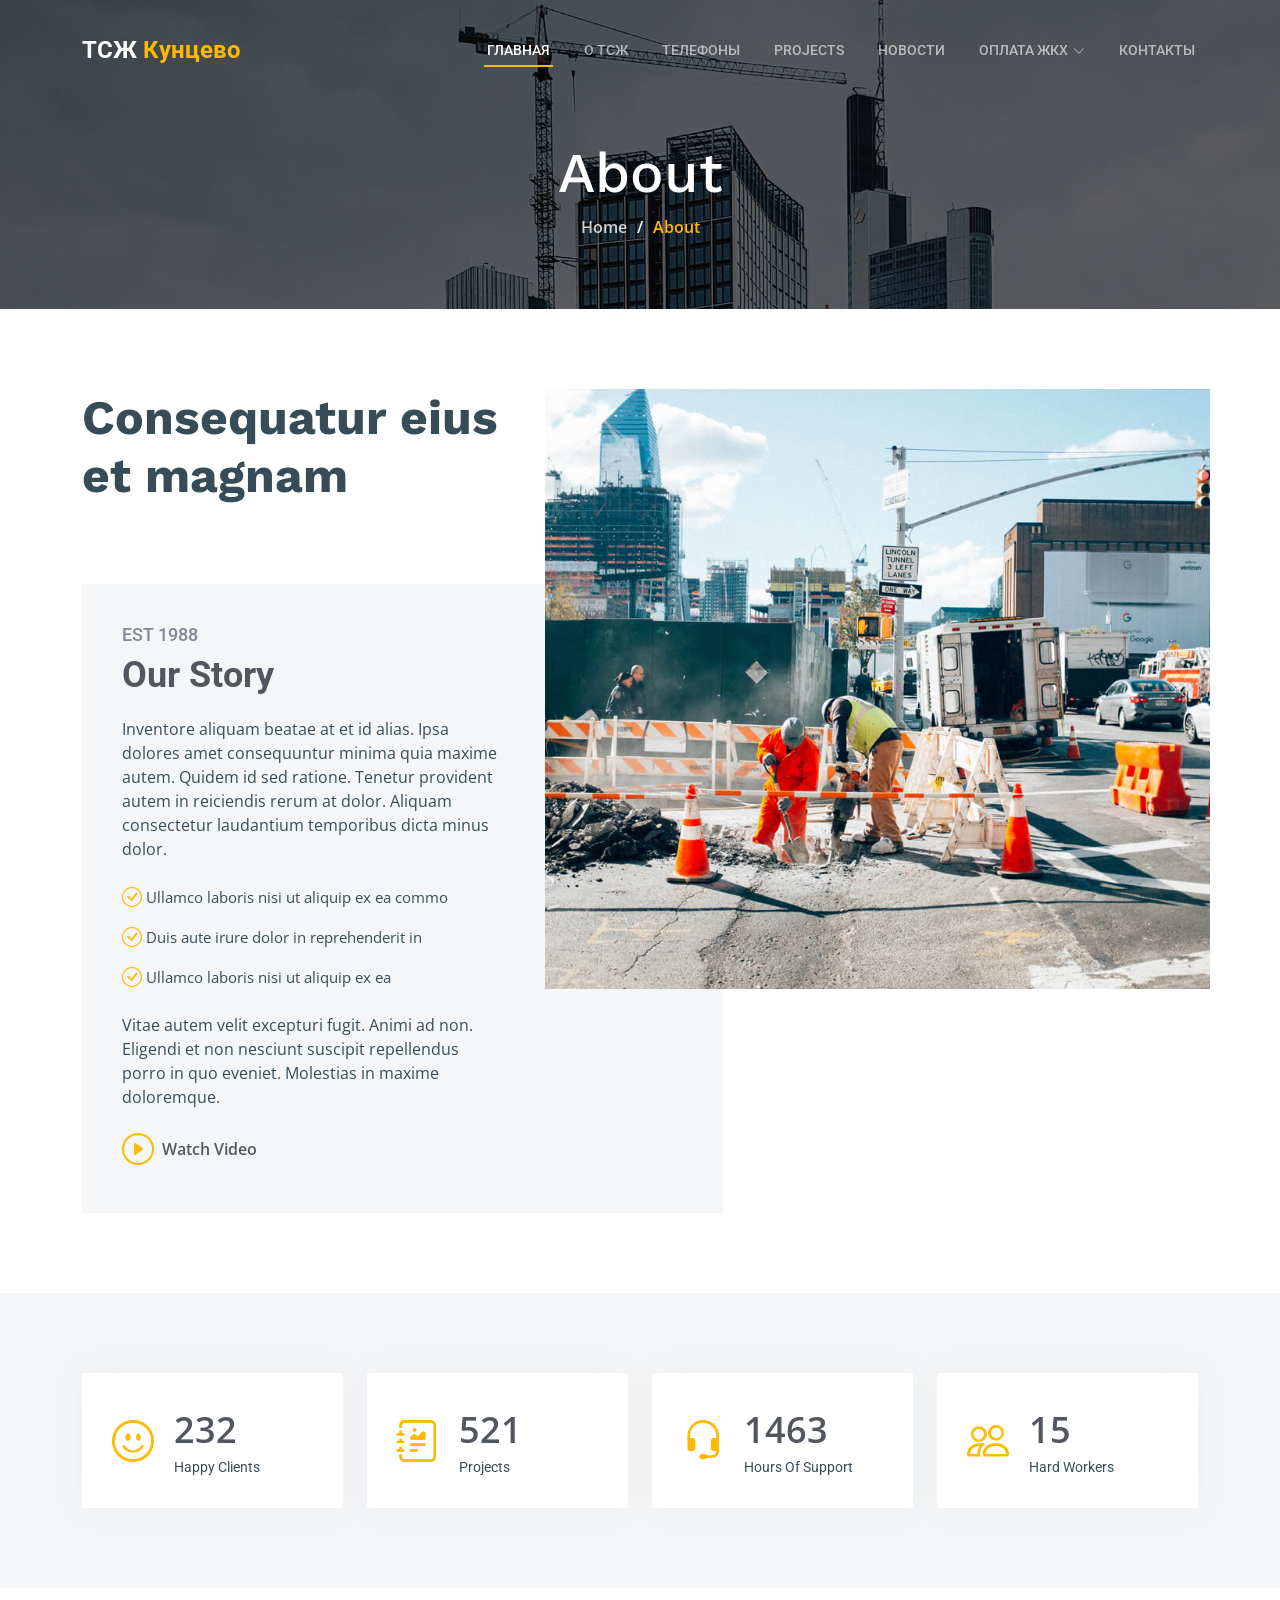
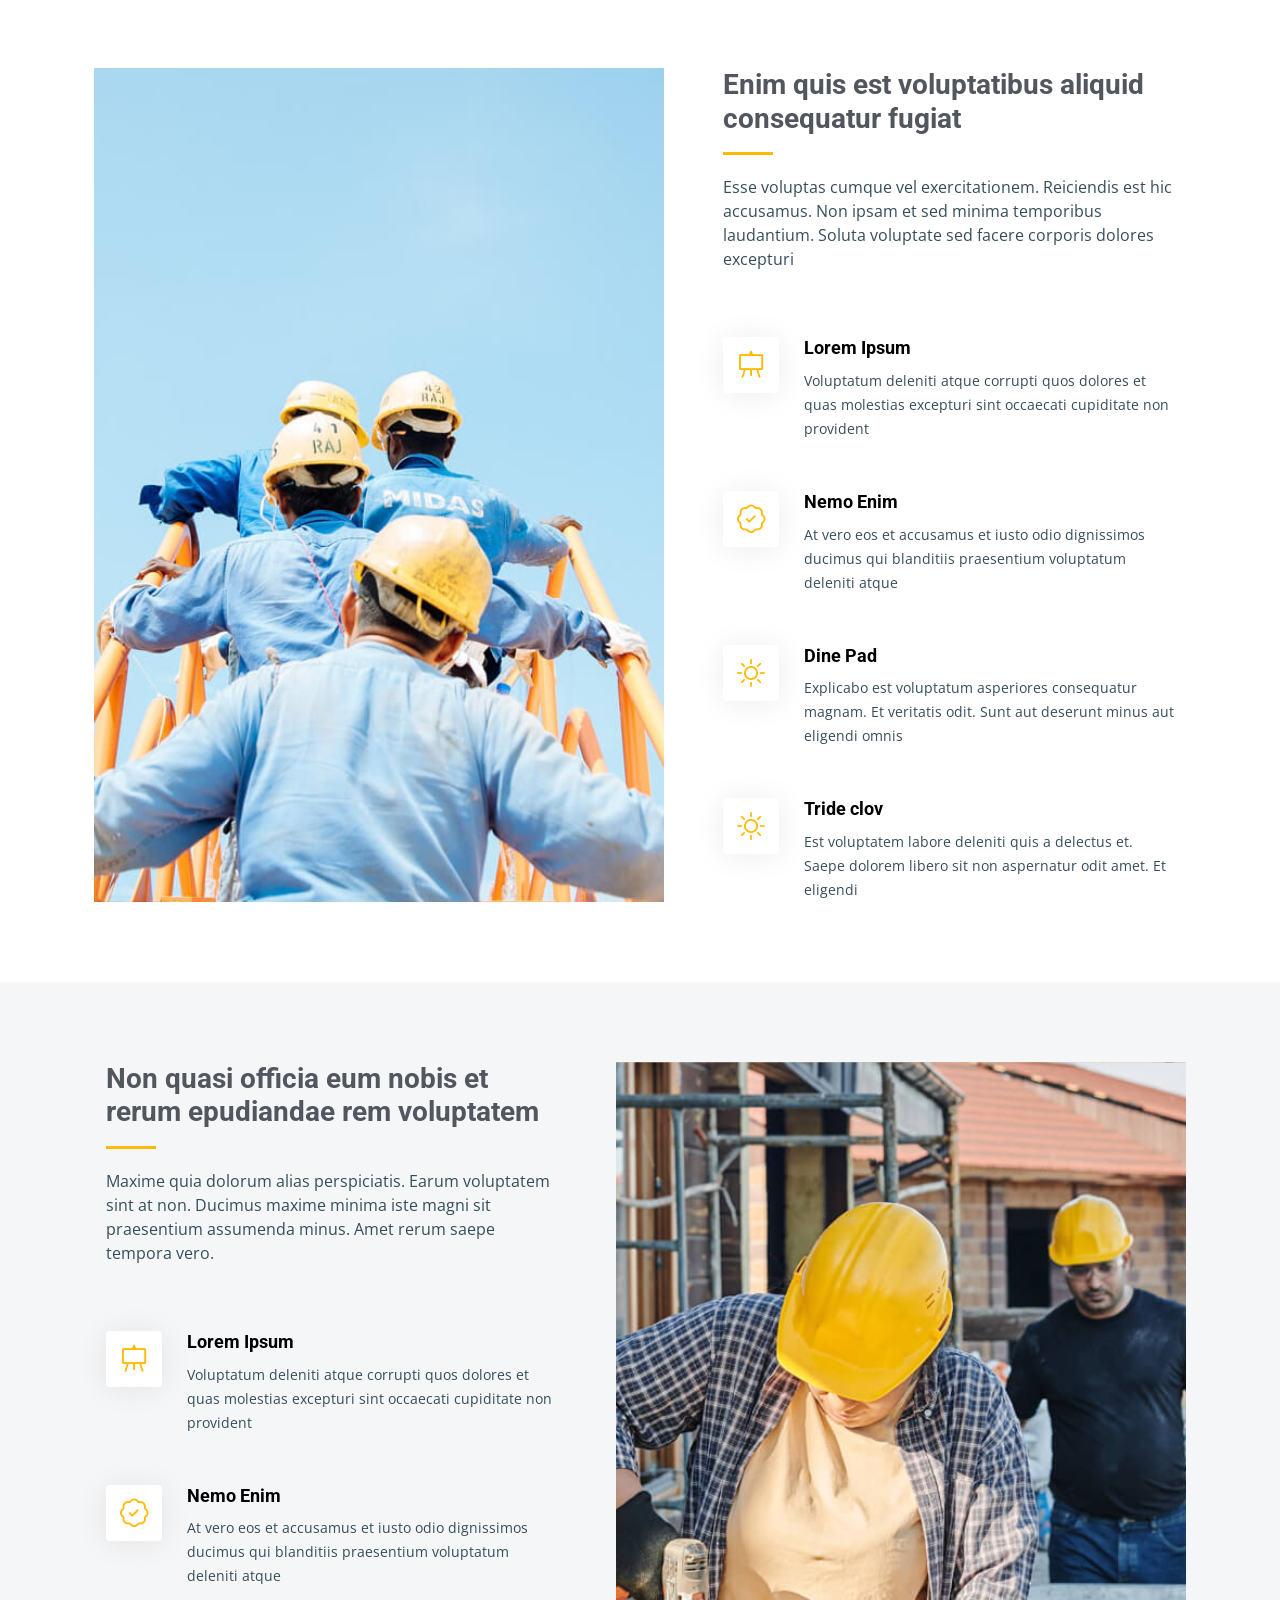
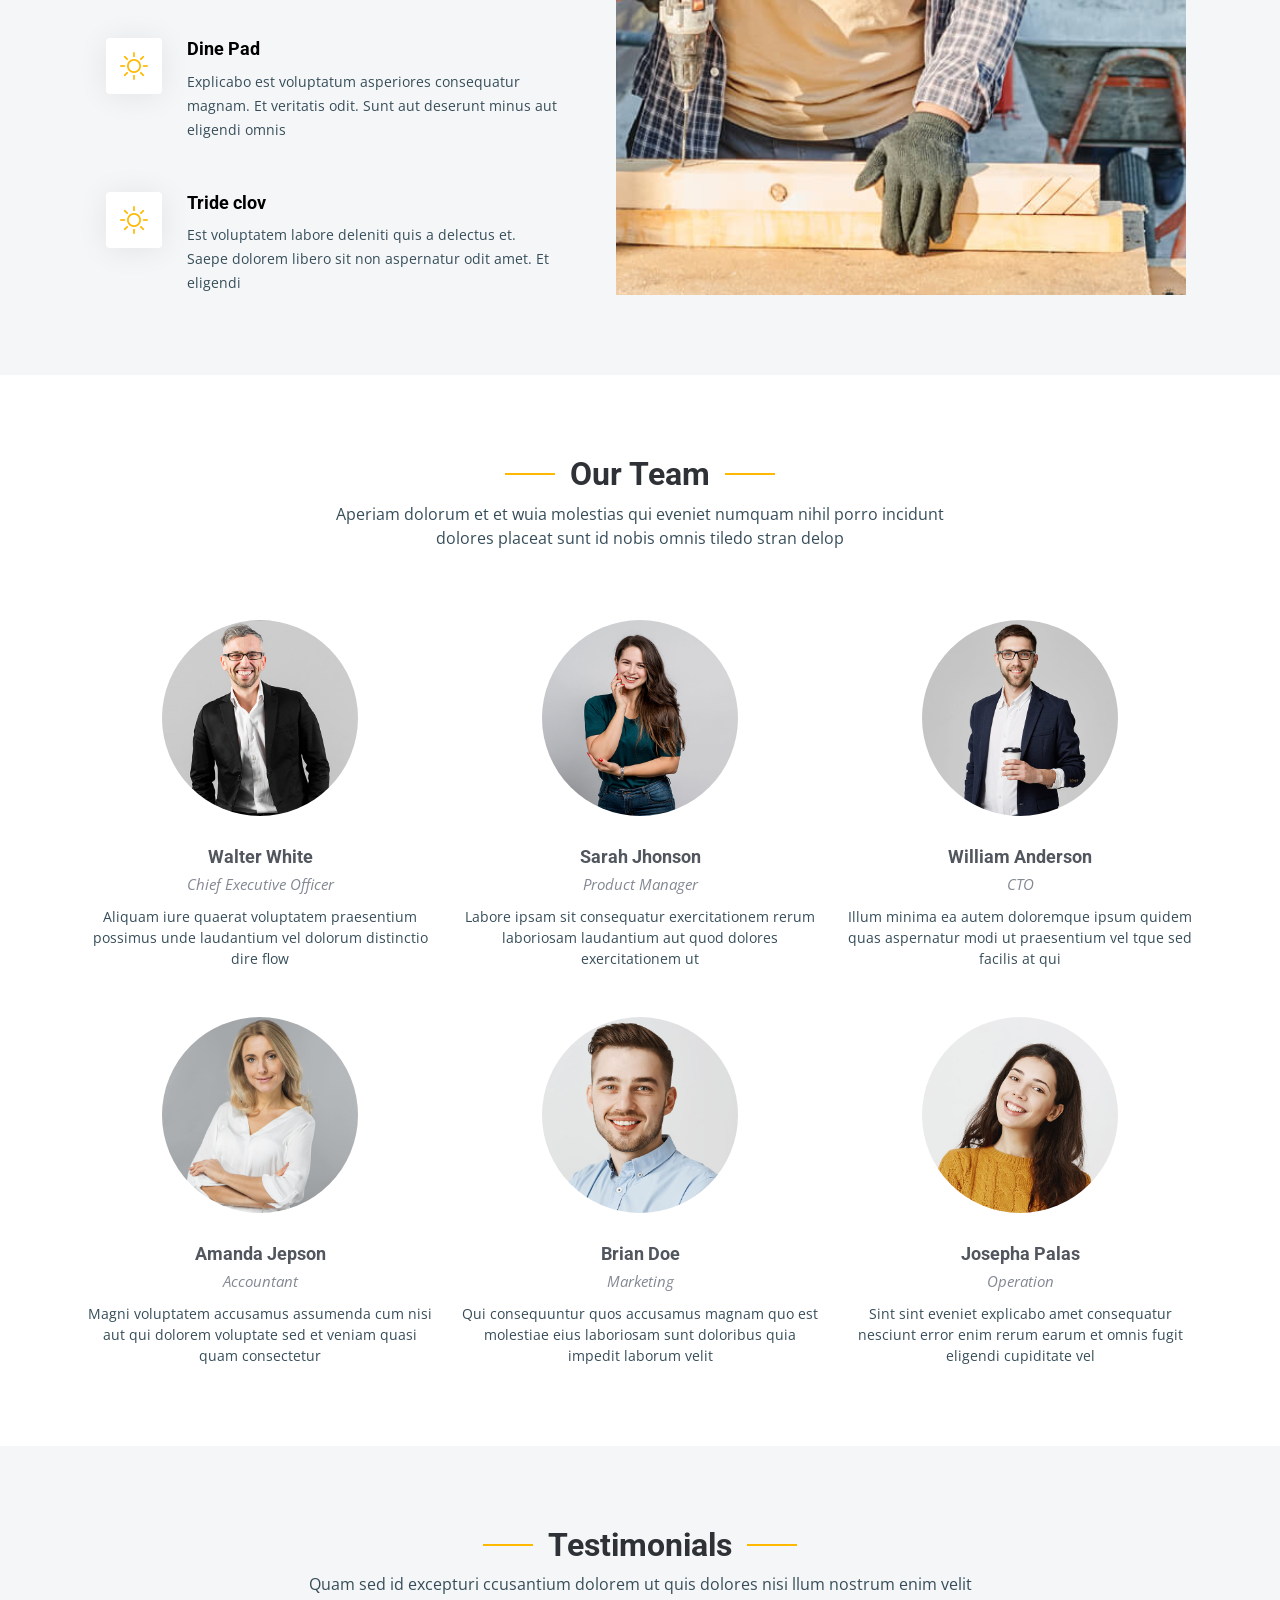
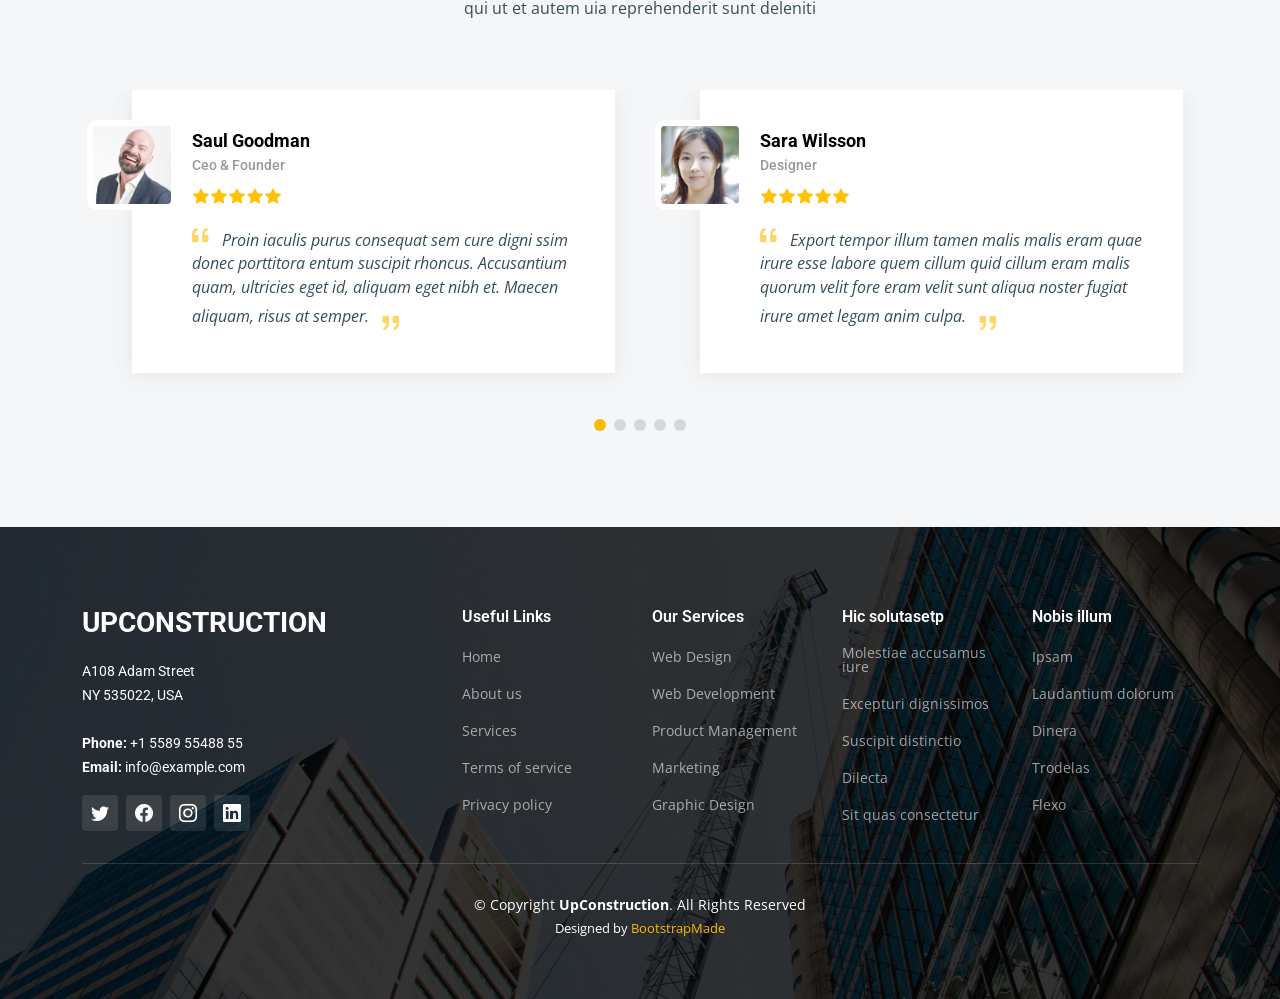
<file: about.html>
<!DOCTYPE html>
<html lang="en">

<head>
  <meta charset="utf-8">
  <meta content="width=device-width, initial-scale=1.0" name="viewport">

  <title>UpConstruction Bootstrap Template - About</title>
  <meta content="" name="description">
  <meta content="" name="keywords">

  <!-- Favicons -->
  <link href="assets/img/favicon.png" rel="icon">
  <link href="assets/img/apple-touch-icon.png" rel="apple-touch-icon">

  <!-- Google Fonts -->
  <link rel="preconnect" href="https://fonts.googleapis.com">
  <link rel="preconnect" href="https://fonts.gstatic.com" crossorigin>
  <link href="https://fonts.googleapis.com/css2?family=Open+Sans:ital,wght@0,300;0,400;0,500;0,600;0,700;1,300;1,400;1,600;1,700&family=Roboto:ital,wght@0,300;0,400;0,500;0,600;0,700;1,300;1,400;1,500;1,600;1,700&family=Work+Sans:ital,wght@0,300;0,400;0,500;0,600;0,700;1,300;1,400;1,500;1,600;1,700&display=swap" rel="stylesheet">

  <!-- Vendor CSS Files -->
  <link href="assets/vendor/bootstrap/css/bootstrap.min.css" rel="stylesheet">
  <link href="assets/vendor/bootstrap-icons/bootstrap-icons.css" rel="stylesheet">
  <link href="assets/vendor/fontawesome-free/css/all.min.css" rel="stylesheet">
  <link href="assets/vendor/aos/aos.css" rel="stylesheet">
  <link href="assets/vendor/glightbox/css/glightbox.min.css" rel="stylesheet">
  <link href="assets/vendor/swiper/swiper-bundle.min.css" rel="stylesheet">

  <!-- Template Main CSS File -->
  <link href="assets/css/main.css" rel="stylesheet">

  <!-- =======================================================
  * Template Name: UpConstruction - v1.2.1
  * Template URL: https://bootstrapmade.com/upconstruction-bootstrap-construction-website-template/
  * Author: BootstrapMade.com
  * License: https://bootstrapmade.com/license/
  ======================================================== -->
</head>

<body>

  <!-- ======= Header ======= -->
  <header id="header" class="header d-flex align-items-center">
    <div class="container-fluid container-xl d-flex align-items-center justify-content-between">

      <a href="index.html" class="logo d-flex align-items-center">
        <!-- Uncomment the line below if you also wish to use an image logo -->
        <!-- <img src="assets/img/logo.png" alt=""> -->
        <h1>ТСЖ <span>Кунцево</span></h1>
      </a>

      <i class="mobile-nav-toggle mobile-nav-show bi bi-list"></i>
      <i class="mobile-nav-toggle mobile-nav-hide d-none bi bi-x"></i>
      <nav id="navbar" class="navbar">
        <ul>
          <li><a href="index.html" class="active">Главная</a></li>
          <li><a href="about.html">О ТСЖ</a></li>
          <li><a href="services.html">Телефоны</a></li>
          <li><a href="projects.html">Projects</a></li>
          <li><a href="blog.html">Новости</a></li>
          <li class="dropdown"><a href="#"><span>Оплата ЖКХ</span> <i class="bi bi-chevron-down dropdown-indicator"></i></a>
            <ul>
              <li><a href="#">Вода</a></li>
              <li class="dropdown"><a href="#"><span>Deep Dropdown</span> <i class="bi bi-chevron-down dropdown-indicator"></i></a>
                <ul>
                  <li><a href="#">Deep Dropdown 1</a></li>
                  <li><a href="#">Deep Dropdown 2</a></li>
                  <li><a href="#">Deep Dropdown 3</a></li>
                  <li><a href="#">Deep Dropdown 4</a></li>
                  <li><a href="#">Deep Dropdown 5</a></li>
                </ul>
              </li>
              <li><a href="#">Электричество</a></li>
              <li><a href="#">Тарифы</a></li>
              <li><a href="#">Dropdown 4</a></li>
            </ul>
          </li>
          <li><a href="contact.html">Контакты</a></li>
        </ul>
      </nav><!-- .navbar -->

    </div>
  </header><!-- End Header -->

  <main id="main">

    <!-- ======= Breadcrumbs ======= -->
    <div class="breadcrumbs d-flex align-items-center" style="background-image: url('assets/img/breadcrumbs-bg.jpg');">
      <div class="container position-relative d-flex flex-column align-items-center" data-aos="fade">

        <h2>About</h2>
        <ol>
          <li><a href="index.html">Home</a></li>
          <li>About</li>
        </ol>

      </div>
    </div><!-- End Breadcrumbs -->

    <!-- ======= About Section ======= -->
    <section id="about" class="about">
      <div class="container" data-aos="fade-up">

        <div class="row position-relative">

          <div class="col-lg-7 about-img" style="background-image: url(assets/img/about.jpg);"></div>

          <div class="col-lg-7">
            <h2>Consequatur eius et magnam</h2>
            <div class="our-story">
              <h4>Est 1988</h4>
              <h3>Our Story</h3>
              <p>Inventore aliquam beatae at et id alias. Ipsa dolores amet consequuntur minima quia maxime autem. Quidem id sed ratione. Tenetur provident autem in reiciendis rerum at dolor. Aliquam consectetur laudantium temporibus dicta minus dolor.</p>
              <ul>
                <li><i class="bi bi-check-circle"></i> <span>Ullamco laboris nisi ut aliquip ex ea commo</span></li>
                <li><i class="bi bi-check-circle"></i> <span>Duis aute irure dolor in reprehenderit in</span></li>
                <li><i class="bi bi-check-circle"></i> <span>Ullamco laboris nisi ut aliquip ex ea</span></li>
              </ul>
              <p>Vitae autem velit excepturi fugit. Animi ad non. Eligendi et non nesciunt suscipit repellendus porro in quo eveniet. Molestias in maxime doloremque.</p>

              <div class="watch-video d-flex align-items-center position-relative">
                <i class="bi bi-play-circle"></i>
                <a href="https://www.youtube.com/watch?v=LXb3EKWsInQ" class="glightbox stretched-link">Watch Video</a>
              </div>
            </div>
          </div>

        </div>

      </div>
    </section>
    <!-- End About Section -->

    <!-- ======= Stats Counter Section ======= -->
    <section id="stats-counter" class="stats-counter section-bg">
      <div class="container">

        <div class="row gy-4">

          <div class="col-lg-3 col-md-6">
            <div class="stats-item d-flex align-items-center w-100 h-100">
              <i class="bi bi-emoji-smile color-blue flex-shrink-0"></i>
              <div>
                <span data-purecounter-start="0" data-purecounter-end="232" data-purecounter-duration="1" class="purecounter"></span>
                <p>Happy Clients</p>
              </div>
            </div>
          </div><!-- End Stats Item -->

          <div class="col-lg-3 col-md-6">
            <div class="stats-item d-flex align-items-center w-100 h-100">
              <i class="bi bi-journal-richtext color-orange flex-shrink-0"></i>
              <div>
                <span data-purecounter-start="0" data-purecounter-end="521" data-purecounter-duration="1" class="purecounter"></span>
                <p>Projects</p>
              </div>
            </div>
          </div><!-- End Stats Item -->

          <div class="col-lg-3 col-md-6">
            <div class="stats-item d-flex align-items-center w-100 h-100">
              <i class="bi bi-headset color-green flex-shrink-0"></i>
              <div>
                <span data-purecounter-start="0" data-purecounter-end="1463" data-purecounter-duration="1" class="purecounter"></span>
                <p>Hours Of Support</p>
              </div>
            </div>
          </div><!-- End Stats Item -->

          <div class="col-lg-3 col-md-6">
            <div class="stats-item d-flex align-items-center w-100 h-100">
              <i class="bi bi-people color-pink flex-shrink-0"></i>
              <div>
                <span data-purecounter-start="0" data-purecounter-end="15" data-purecounter-duration="1" class="purecounter"></span>
                <p>Hard Workers</p>
              </div>
            </div>
          </div><!-- End Stats Item -->

        </div>

      </div>
    </section><!-- End Stats Counter Section -->

    <!-- ======= Alt Services Section ======= -->
    <section id="alt-services" class="alt-services">
      <div class="container" data-aos="fade-up">

        <div class="row justify-content-around gy-4">
          <div class="col-lg-6 img-bg" style="background-image: url(assets/img/alt-services.jpg);" data-aos="zoom-in" data-aos-delay="100"></div>

          <div class="col-lg-5 d-flex flex-column justify-content-center">
            <h3>Enim quis est voluptatibus aliquid consequatur fugiat</h3>
            <p>Esse voluptas cumque vel exercitationem. Reiciendis est hic accusamus. Non ipsam et sed minima temporibus laudantium. Soluta voluptate sed facere corporis dolores excepturi</p>

            <div class="icon-box d-flex position-relative" data-aos="fade-up" data-aos-delay="100">
              <i class="bi bi-easel flex-shrink-0"></i>
              <div>
                <h4><a href="" class="stretched-link">Lorem Ipsum</a></h4>
                <p>Voluptatum deleniti atque corrupti quos dolores et quas molestias excepturi sint occaecati cupiditate non provident</p>
              </div>
            </div><!-- End Icon Box -->

            <div class="icon-box d-flex position-relative" data-aos="fade-up" data-aos-delay="200">
              <i class="bi bi-patch-check flex-shrink-0"></i>
              <div>
                <h4><a href="" class="stretched-link">Nemo Enim</a></h4>
                <p>At vero eos et accusamus et iusto odio dignissimos ducimus qui blanditiis praesentium voluptatum deleniti atque</p>
              </div>
            </div><!-- End Icon Box -->

            <div class="icon-box d-flex position-relative" data-aos="fade-up" data-aos-delay="300">
              <i class="bi bi-brightness-high flex-shrink-0"></i>
              <div>
                <h4><a href="" class="stretched-link">Dine Pad</a></h4>
                <p>Explicabo est voluptatum asperiores consequatur magnam. Et veritatis odit. Sunt aut deserunt minus aut eligendi omnis</p>
              </div>
            </div><!-- End Icon Box -->

            <div class="icon-box d-flex position-relative" data-aos="fade-up" data-aos-delay="400">
              <i class="bi bi-brightness-high flex-shrink-0"></i>
              <div>
                <h4><a href="" class="stretched-link">Tride clov</a></h4>
                <p>Est voluptatem labore deleniti quis a delectus et. Saepe dolorem libero sit non aspernatur odit amet. Et eligendi</p>
              </div>
            </div><!-- End Icon Box -->

          </div>
        </div>

      </div>
    </section><!-- End Alt Services Section -->

    <!-- ======= Alt Services Section 2 ======= -->
    <section id="alt-services-2" class="alt-services section-bg">
      <div class="container" data-aos="fade-up">

        <div class="row justify-content-around gy-4">
          <div class="col-lg-5 d-flex flex-column justify-content-center">
            <h3>Non quasi officia eum nobis et rerum epudiandae rem voluptatem</h3>
            <p>Maxime quia dolorum alias perspiciatis. Earum voluptatem sint at non. Ducimus maxime minima iste magni sit praesentium assumenda minus. Amet rerum saepe tempora vero.</p>

            <div class="icon-box d-flex position-relative" data-aos="fade-up" data-aos-delay="100">
              <i class="bi bi-easel flex-shrink-0"></i>
              <div>
                <h4><a href="" class="stretched-link">Lorem Ipsum</a></h4>
                <p>Voluptatum deleniti atque corrupti quos dolores et quas molestias excepturi sint occaecati cupiditate non provident</p>
              </div>
            </div><!-- End Icon Box -->

            <div class="icon-box d-flex position-relative" data-aos="fade-up" data-aos-delay="200">
              <i class="bi bi-patch-check flex-shrink-0"></i>
              <div>
                <h4><a href="" class="stretched-link">Nemo Enim</a></h4>
                <p>At vero eos et accusamus et iusto odio dignissimos ducimus qui blanditiis praesentium voluptatum deleniti atque</p>
              </div>
            </div><!-- End Icon Box -->

            <div class="icon-box d-flex position-relative" data-aos="fade-up" data-aos-delay="300">
              <i class="bi bi-brightness-high flex-shrink-0"></i>
              <div>
                <h4><a href="" class="stretched-link">Dine Pad</a></h4>
                <p>Explicabo est voluptatum asperiores consequatur magnam. Et veritatis odit. Sunt aut deserunt minus aut eligendi omnis</p>
              </div>
            </div><!-- End Icon Box -->

            <div class="icon-box d-flex position-relative" data-aos="fade-up" data-aos-delay="400">
              <i class="bi bi-brightness-high flex-shrink-0"></i>
              <div>
                <h4><a href="" class="stretched-link">Tride clov</a></h4>
                <p>Est voluptatem labore deleniti quis a delectus et. Saepe dolorem libero sit non aspernatur odit amet. Et eligendi</p>
              </div>
            </div><!-- End Icon Box -->
          </div>

          <div class="col-lg-6 img-bg" style="background-image: url(assets/img/alt-services-2.jpg);" data-aos="zoom-in" data-aos-delay="100"></div>
        </div>

      </div>
    </section><!-- End Alt Services Section 2 -->

    <!-- ======= Our Team Section ======= -->
    <section id="team" class="team">
      <div class="container" data-aos="fade-up">

        <div class="section-header">
          <h2>Our Team</h2>
          <p>Aperiam dolorum et et wuia molestias qui eveniet numquam nihil porro incidunt dolores placeat sunt id nobis omnis tiledo stran delop</p>
        </div>

        <div class="row gy-5">

          <div class="col-lg-4 col-md-6 member" data-aos="fade-up" data-aos-delay="100">
            <div class="member-img">
              <img src="assets/img/team/team-1.jpg" class="img-fluid" alt="">
              <div class="social">
                <a href="#"><i class="bi bi-twitter"></i></a>
                <a href="#"><i class="bi bi-facebook"></i></a>
                <a href="#"><i class="bi bi-instagram"></i></a>
                <a href="#"><i class="bi bi-linkedin"></i></a>
              </div>
            </div>
            <div class="member-info text-center">
              <h4>Walter White</h4>
              <span>Chief Executive Officer</span>
              <p>Aliquam iure quaerat voluptatem praesentium possimus unde laudantium vel dolorum distinctio dire flow</p>
            </div>
          </div><!-- End Team Member -->

          <div class="col-lg-4 col-md-6 member" data-aos="fade-up" data-aos-delay="200">
            <div class="member-img">
              <img src="assets/img/team/team-2.jpg" class="img-fluid" alt="">
              <div class="social">
                <a href="#"><i class="bi bi-twitter"></i></a>
                <a href="#"><i class="bi bi-facebook"></i></a>
                <a href="#"><i class="bi bi-instagram"></i></a>
                <a href="#"><i class="bi bi-linkedin"></i></a>
              </div>
            </div>
            <div class="member-info text-center">
              <h4>Sarah Jhonson</h4>
              <span>Product Manager</span>
              <p>Labore ipsam sit consequatur exercitationem rerum laboriosam laudantium aut quod dolores exercitationem ut</p>
            </div>
          </div><!-- End Team Member -->

          <div class="col-lg-4 col-md-6 member" data-aos="fade-up" data-aos-delay="300">
            <div class="member-img">
              <img src="assets/img/team/team-3.jpg" class="img-fluid" alt="">
              <div class="social">
                <a href="#"><i class="bi bi-twitter"></i></a>
                <a href="#"><i class="bi bi-facebook"></i></a>
                <a href="#"><i class="bi bi-instagram"></i></a>
                <a href="#"><i class="bi bi-linkedin"></i></a>
              </div>
            </div>
            <div class="member-info text-center">
              <h4>William Anderson</h4>
              <span>CTO</span>
              <p>Illum minima ea autem doloremque ipsum quidem quas aspernatur modi ut praesentium vel tque sed facilis at qui</p>
            </div>
          </div><!-- End Team Member -->

          <div class="col-lg-4 col-md-6 member" data-aos="fade-up" data-aos-delay="400">
            <div class="member-img">
              <img src="assets/img/team/team-4.jpg" class="img-fluid" alt="">
              <div class="social">
                <a href="#"><i class="bi bi-twitter"></i></a>
                <a href="#"><i class="bi bi-facebook"></i></a>
                <a href="#"><i class="bi bi-instagram"></i></a>
                <a href="#"><i class="bi bi-linkedin"></i></a>
              </div>
            </div>
            <div class="member-info text-center">
              <h4>Amanda Jepson</h4>
              <span>Accountant</span>
              <p>Magni voluptatem accusamus assumenda cum nisi aut qui dolorem voluptate sed et veniam quasi quam consectetur</p>
            </div>
          </div><!-- End Team Member -->

          <div class="col-lg-4 col-md-6 member" data-aos="fade-up" data-aos-delay="500">
            <div class="member-img">
              <img src="assets/img/team/team-5.jpg" class="img-fluid" alt="">
              <div class="social">
                <a href="#"><i class="bi bi-twitter"></i></a>
                <a href="#"><i class="bi bi-facebook"></i></a>
                <a href="#"><i class="bi bi-instagram"></i></a>
                <a href="#"><i class="bi bi-linkedin"></i></a>
              </div>
            </div>
            <div class="member-info text-center">
              <h4>Brian Doe</h4>
              <span>Marketing</span>
              <p>Qui consequuntur quos accusamus magnam quo est molestiae eius laboriosam sunt doloribus quia impedit laborum velit</p>
            </div>
          </div><!-- End Team Member -->

          <div class="col-lg-4 col-md-6 member" data-aos="fade-up" data-aos-delay="600">
            <div class="member-img">
              <img src="assets/img/team/team-6.jpg" class="img-fluid" alt="">
              <div class="social">
                <a href="#"><i class="bi bi-twitter"></i></a>
                <a href="#"><i class="bi bi-facebook"></i></a>
                <a href="#"><i class="bi bi-instagram"></i></a>
                <a href="#"><i class="bi bi-linkedin"></i></a>
              </div>
            </div>
            <div class="member-info text-center">
              <h4>Josepha Palas</h4>
              <span>Operation</span>
              <p>Sint sint eveniet explicabo amet consequatur nesciunt error enim rerum earum et omnis fugit eligendi cupiditate vel</p>
            </div>
          </div><!-- End Team Member -->

        </div>

      </div>
    </section><!-- End Our Team Section -->

    <!-- ======= Testimonials Section ======= -->
    <section id="testimonials" class="testimonials section-bg">
      <div class="container" data-aos="fade-up">

        <div class="section-header">
          <h2>Testimonials</h2>
          <p>Quam sed id excepturi ccusantium dolorem ut quis dolores nisi llum nostrum enim velit qui ut et autem uia reprehenderit sunt deleniti</p>
        </div>

        <div class="slides-2 swiper">
          <div class="swiper-wrapper">

            <div class="swiper-slide">
              <div class="testimonial-wrap">
                <div class="testimonial-item">
                  <img src="assets/img/testimonials/testimonials-1.jpg" class="testimonial-img" alt="">
                  <h3>Saul Goodman</h3>
                  <h4>Ceo &amp; Founder</h4>
                  <div class="stars">
                    <i class="bi bi-star-fill"></i><i class="bi bi-star-fill"></i><i class="bi bi-star-fill"></i><i class="bi bi-star-fill"></i><i class="bi bi-star-fill"></i>
                  </div>
                  <p>
                    <i class="bi bi-quote quote-icon-left"></i>
                    Proin iaculis purus consequat sem cure digni ssim donec porttitora entum suscipit rhoncus. Accusantium quam, ultricies eget id, aliquam eget nibh et. Maecen aliquam, risus at semper.
                    <i class="bi bi-quote quote-icon-right"></i>
                  </p>
                </div>
              </div>
            </div><!-- End testimonial item -->

            <div class="swiper-slide">
              <div class="testimonial-wrap">
                <div class="testimonial-item">
                  <img src="assets/img/testimonials/testimonials-2.jpg" class="testimonial-img" alt="">
                  <h3>Sara Wilsson</h3>
                  <h4>Designer</h4>
                  <div class="stars">
                    <i class="bi bi-star-fill"></i><i class="bi bi-star-fill"></i><i class="bi bi-star-fill"></i><i class="bi bi-star-fill"></i><i class="bi bi-star-fill"></i>
                  </div>
                  <p>
                    <i class="bi bi-quote quote-icon-left"></i>
                    Export tempor illum tamen malis malis eram quae irure esse labore quem cillum quid cillum eram malis quorum velit fore eram velit sunt aliqua noster fugiat irure amet legam anim culpa.
                    <i class="bi bi-quote quote-icon-right"></i>
                  </p>
                </div>
              </div>
            </div><!-- End testimonial item -->

            <div class="swiper-slide">
              <div class="testimonial-wrap">
                <div class="testimonial-item">
                  <img src="assets/img/testimonials/testimonials-3.jpg" class="testimonial-img" alt="">
                  <h3>Jena Karlis</h3>
                  <h4>Store Owner</h4>
                  <div class="stars">
                    <i class="bi bi-star-fill"></i><i class="bi bi-star-fill"></i><i class="bi bi-star-fill"></i><i class="bi bi-star-fill"></i><i class="bi bi-star-fill"></i>
                  </div>
                  <p>
                    <i class="bi bi-quote quote-icon-left"></i>
                    Enim nisi quem export duis labore cillum quae magna enim sint quorum nulla quem veniam duis minim tempor labore quem eram duis noster aute amet eram fore quis sint minim.
                    <i class="bi bi-quote quote-icon-right"></i>
                  </p>
                </div>
              </div>
            </div><!-- End testimonial item -->

            <div class="swiper-slide">
              <div class="testimonial-wrap">
                <div class="testimonial-item">
                  <img src="assets/img/testimonials/testimonials-4.jpg" class="testimonial-img" alt="">
                  <h3>Matt Brandon</h3>
                  <h4>Freelancer</h4>
                  <div class="stars">
                    <i class="bi bi-star-fill"></i><i class="bi bi-star-fill"></i><i class="bi bi-star-fill"></i><i class="bi bi-star-fill"></i><i class="bi bi-star-fill"></i>
                  </div>
                  <p>
                    <i class="bi bi-quote quote-icon-left"></i>
                    Fugiat enim eram quae cillum dolore dolor amet nulla culpa multos export minim fugiat minim velit minim dolor enim duis veniam ipsum anim magna sunt elit fore quem dolore labore illum veniam.
                    <i class="bi bi-quote quote-icon-right"></i>
                  </p>
                </div>
              </div>
            </div><!-- End testimonial item -->

            <div class="swiper-slide">
              <div class="testimonial-wrap">
                <div class="testimonial-item">
                  <img src="assets/img/testimonials/testimonials-5.jpg" class="testimonial-img" alt="">
                  <h3>John Larson</h3>
                  <h4>Entrepreneur</h4>
                  <div class="stars">
                    <i class="bi bi-star-fill"></i><i class="bi bi-star-fill"></i><i class="bi bi-star-fill"></i><i class="bi bi-star-fill"></i><i class="bi bi-star-fill"></i>
                  </div>
                  <p>
                    <i class="bi bi-quote quote-icon-left"></i>
                    Quis quorum aliqua sint quem legam fore sunt eram irure aliqua veniam tempor noster veniam enim culpa labore duis sunt culpa nulla illum cillum fugiat legam esse veniam culpa fore nisi cillum quid.
                    <i class="bi bi-quote quote-icon-right"></i>
                  </p>
                </div>
              </div>
            </div><!-- End testimonial item -->

          </div>
          <div class="swiper-pagination"></div>
        </div>

      </div>
    </section><!-- End Testimonials Section -->

  </main><!-- End #main -->

  <!-- ======= Footer ======= -->
  <footer id="footer" class="footer">

    <div class="footer-content position-relative">
      <div class="container">
        <div class="row">

          <div class="col-lg-4 col-md-6">
            <div class="footer-info">
              <h3>UpConstruction</h3>
              <p>
                A108 Adam Street <br>
                NY 535022, USA<br><br>
                <strong>Phone:</strong> +1 5589 55488 55<br>
                <strong>Email:</strong> info@example.com<br>
              </p>
              <div class="social-links d-flex mt-3">
                <a href="#" class="d-flex align-items-center justify-content-center"><i class="bi bi-twitter"></i></a>
                <a href="#" class="d-flex align-items-center justify-content-center"><i class="bi bi-facebook"></i></a>
                <a href="#" class="d-flex align-items-center justify-content-center"><i class="bi bi-instagram"></i></a>
                <a href="#" class="d-flex align-items-center justify-content-center"><i class="bi bi-linkedin"></i></a>
              </div>
            </div>
          </div><!-- End footer info column-->

          <div class="col-lg-2 col-md-3 footer-links">
            <h4>Useful Links</h4>
            <ul>
              <li><a href="#">Home</a></li>
              <li><a href="#">About us</a></li>
              <li><a href="#">Services</a></li>
              <li><a href="#">Terms of service</a></li>
              <li><a href="#">Privacy policy</a></li>
            </ul>
          </div><!-- End footer links column-->

          <div class="col-lg-2 col-md-3 footer-links">
            <h4>Our Services</h4>
            <ul>
              <li><a href="#">Web Design</a></li>
              <li><a href="#">Web Development</a></li>
              <li><a href="#">Product Management</a></li>
              <li><a href="#">Marketing</a></li>
              <li><a href="#">Graphic Design</a></li>
            </ul>
          </div><!-- End footer links column-->

          <div class="col-lg-2 col-md-3 footer-links">
            <h4>Hic solutasetp</h4>
            <ul>
              <li><a href="#">Molestiae accusamus iure</a></li>
              <li><a href="#">Excepturi dignissimos</a></li>
              <li><a href="#">Suscipit distinctio</a></li>
              <li><a href="#">Dilecta</a></li>
              <li><a href="#">Sit quas consectetur</a></li>
            </ul>
          </div><!-- End footer links column-->

          <div class="col-lg-2 col-md-3 footer-links">
            <h4>Nobis illum</h4>
            <ul>
              <li><a href="#">Ipsam</a></li>
              <li><a href="#">Laudantium dolorum</a></li>
              <li><a href="#">Dinera</a></li>
              <li><a href="#">Trodelas</a></li>
              <li><a href="#">Flexo</a></li>
            </ul>
          </div><!-- End footer links column-->

        </div>
      </div>
    </div>

    <div class="footer-legal text-center position-relative">
      <div class="container">
        <div class="copyright">
          &copy; Copyright <strong><span>UpConstruction</span></strong>. All Rights Reserved
        </div>
        <div class="credits">
          <!-- All the links in the footer should remain intact. -->
          <!-- You can delete the links only if you purchased the pro version. -->
          <!-- Licensing information: https://bootstrapmade.com/license/ -->
          <!-- Purchase the pro version with working PHP/AJAX contact form: https://bootstrapmade.com/upconstruction-bootstrap-construction-website-template/ -->
          Designed by <a href="https://bootstrapmade.com/">BootstrapMade</a>
        </div>
      </div>
    </div>

  </footer>
  <!-- End Footer -->

  <a href="#" class="scroll-top d-flex align-items-center justify-content-center"><i class="bi bi-arrow-up-short"></i></a>

  <div id="preloader"></div>

  <!-- Vendor JS Files -->
  <script src="assets/vendor/bootstrap/js/bootstrap.bundle.min.js"></script>
  <script src="assets/vendor/aos/aos.js"></script>
  <script src="assets/vendor/glightbox/js/glightbox.min.js"></script>
  <script src="assets/vendor/isotope-layout/isotope.pkgd.min.js"></script>
  <script src="assets/vendor/swiper/swiper-bundle.min.js"></script>
  <script src="assets/vendor/purecounter/purecounter_vanilla.js"></script>
  <script src="assets/vendor/php-email-form/validate.js"></script>

  <!-- Template Main JS File -->
  <script src="assets/js/main.js"></script>

</body>

</html>
</file>
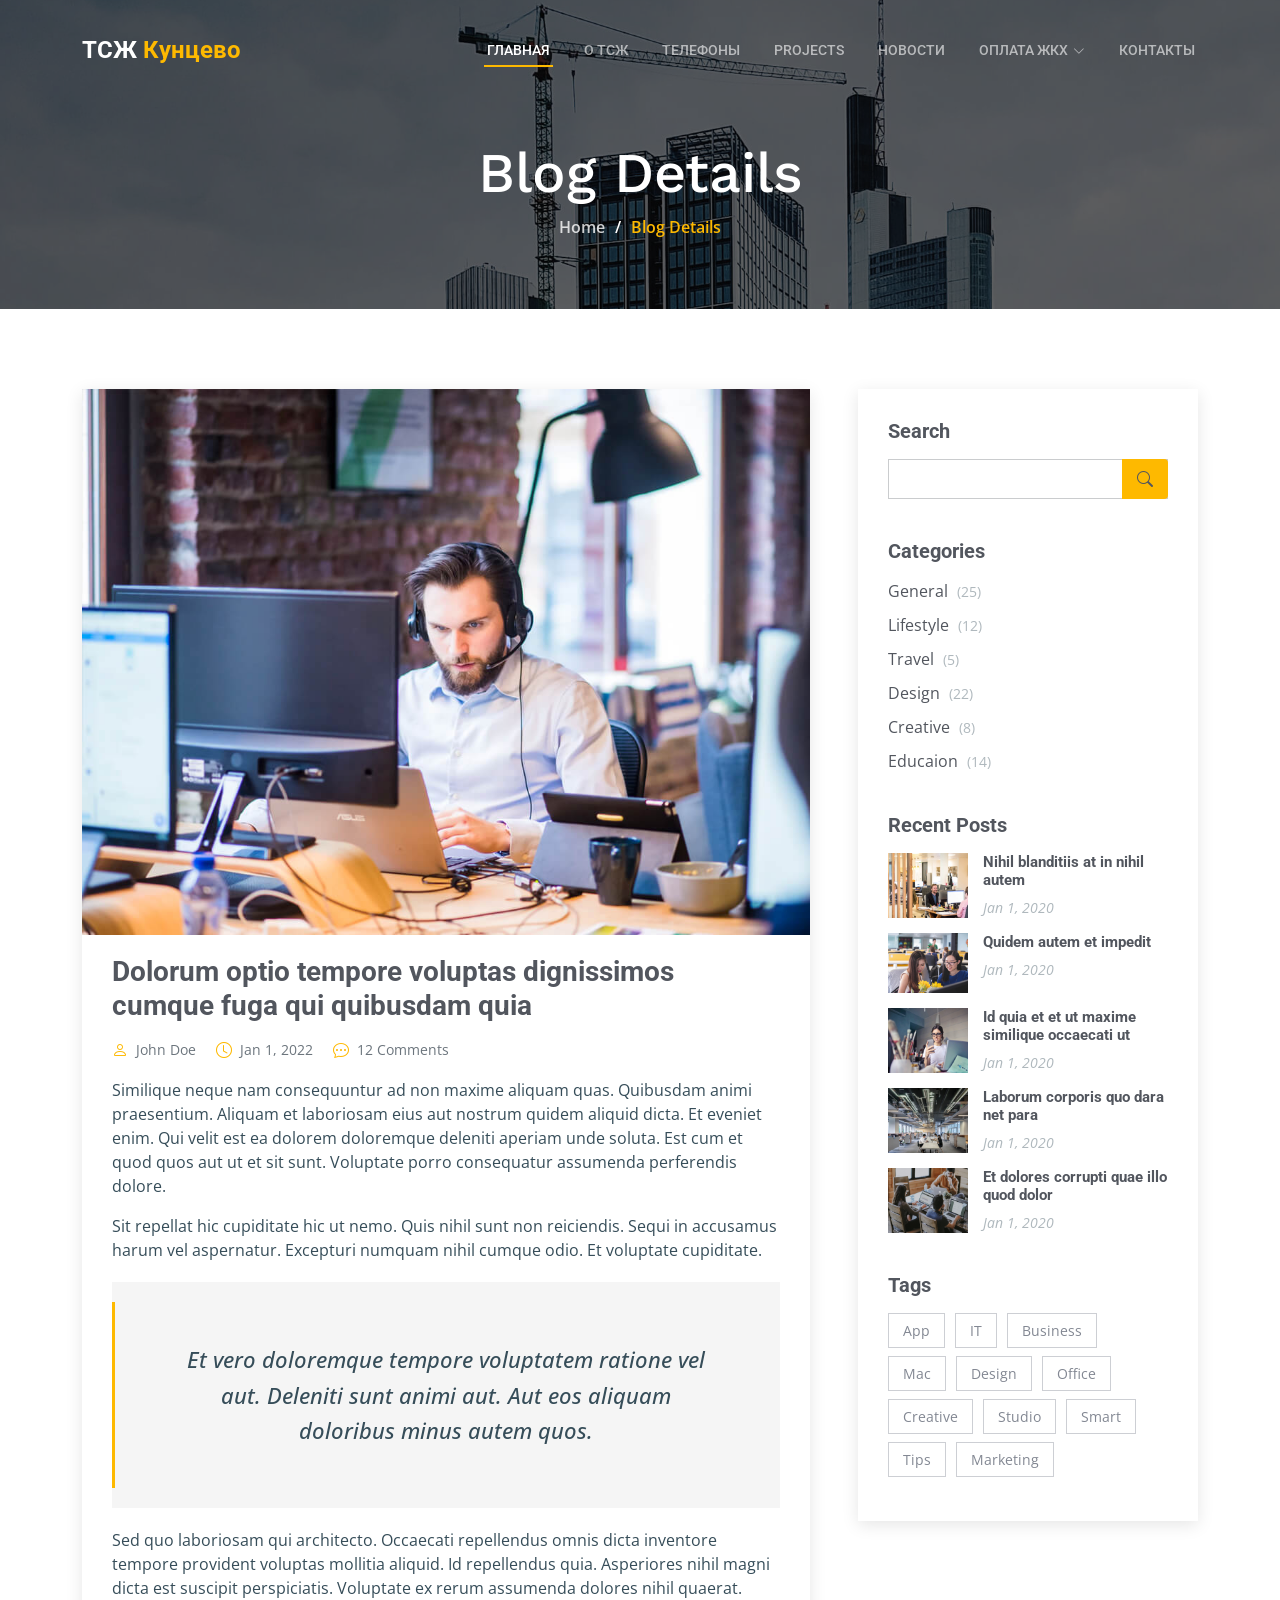
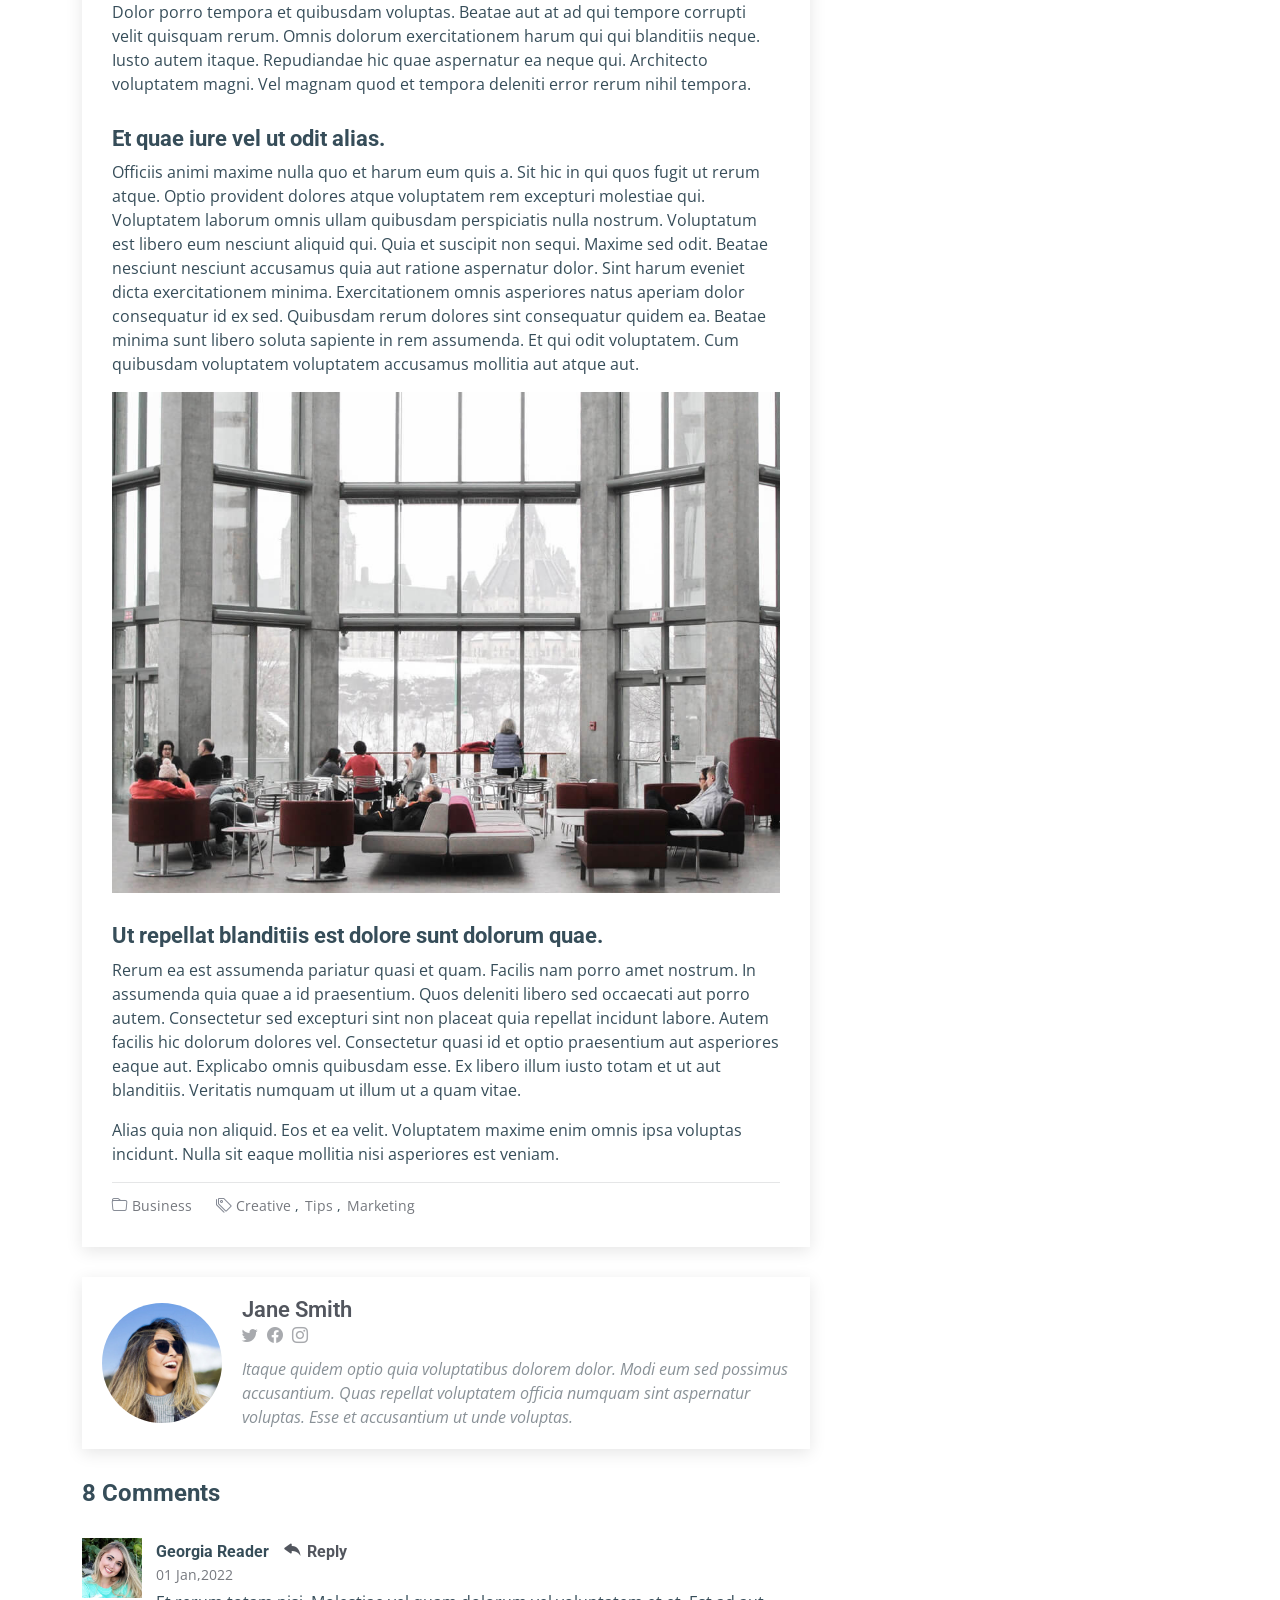
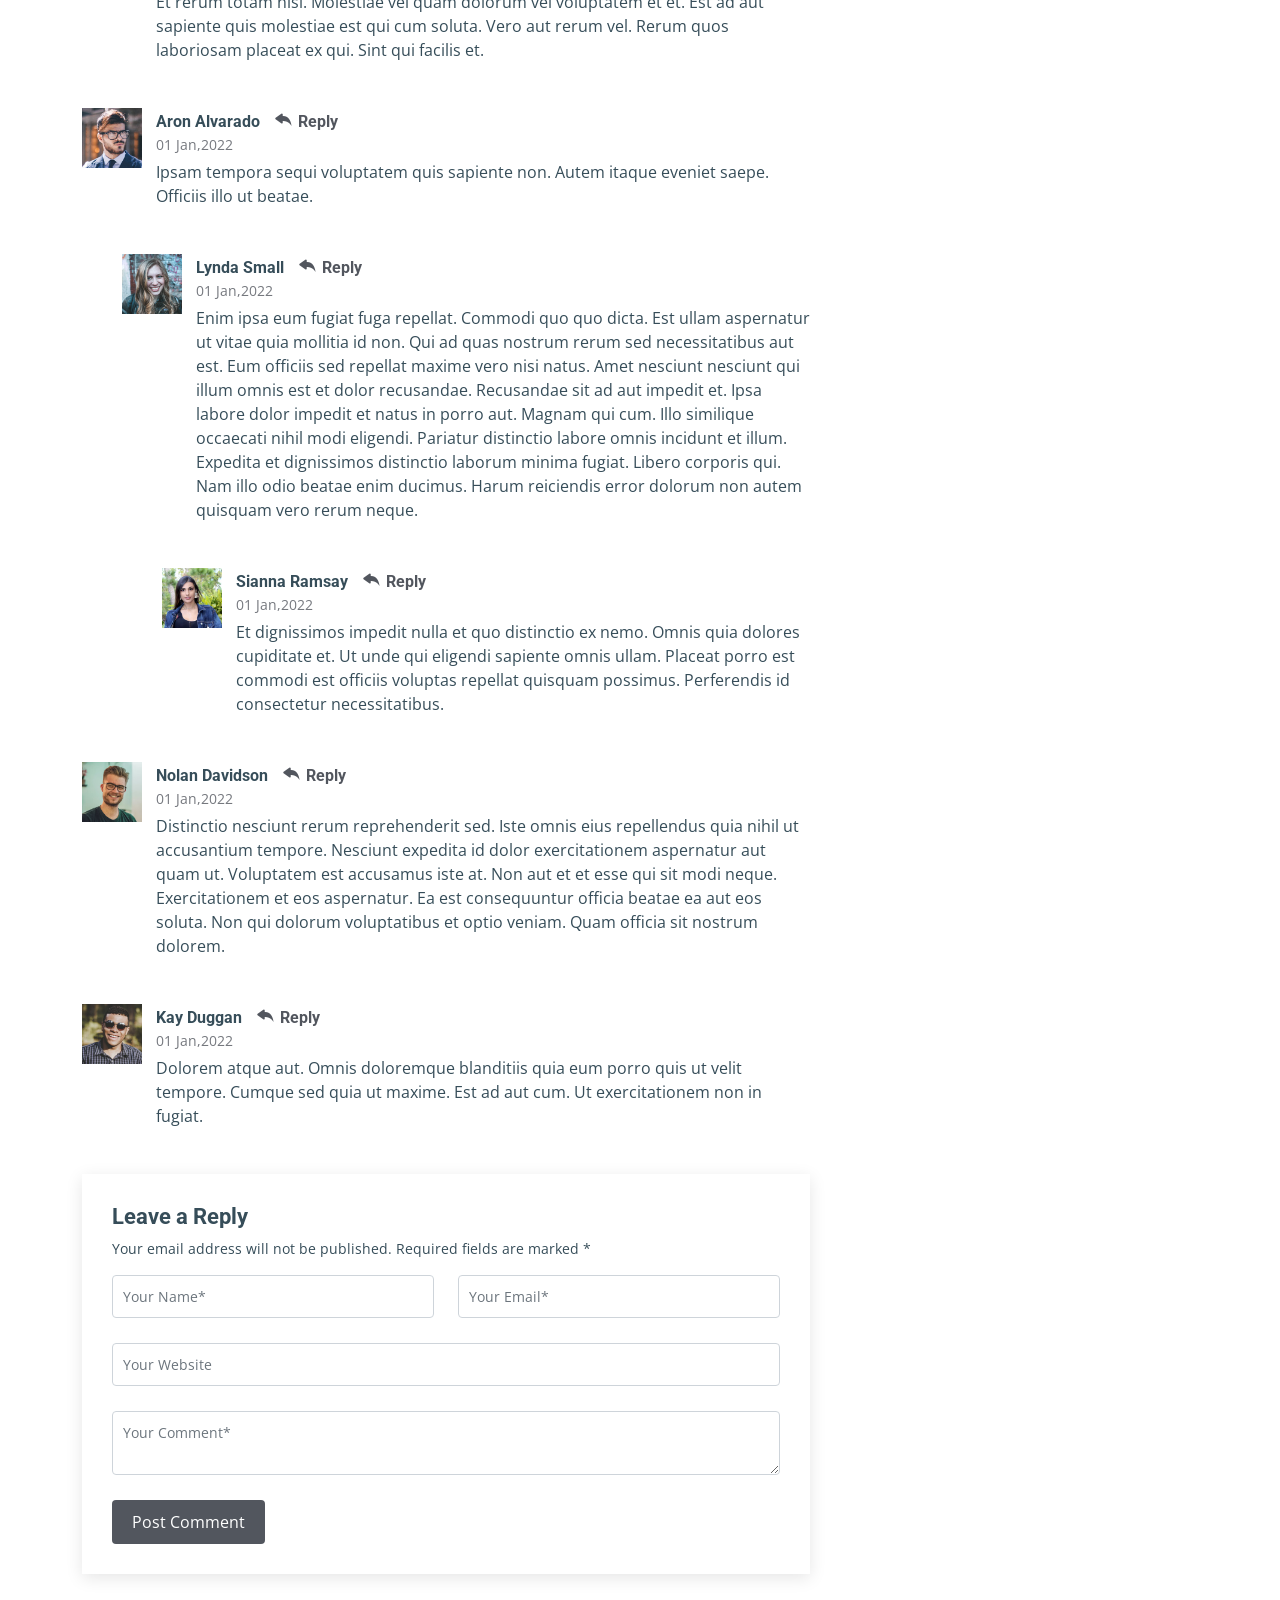
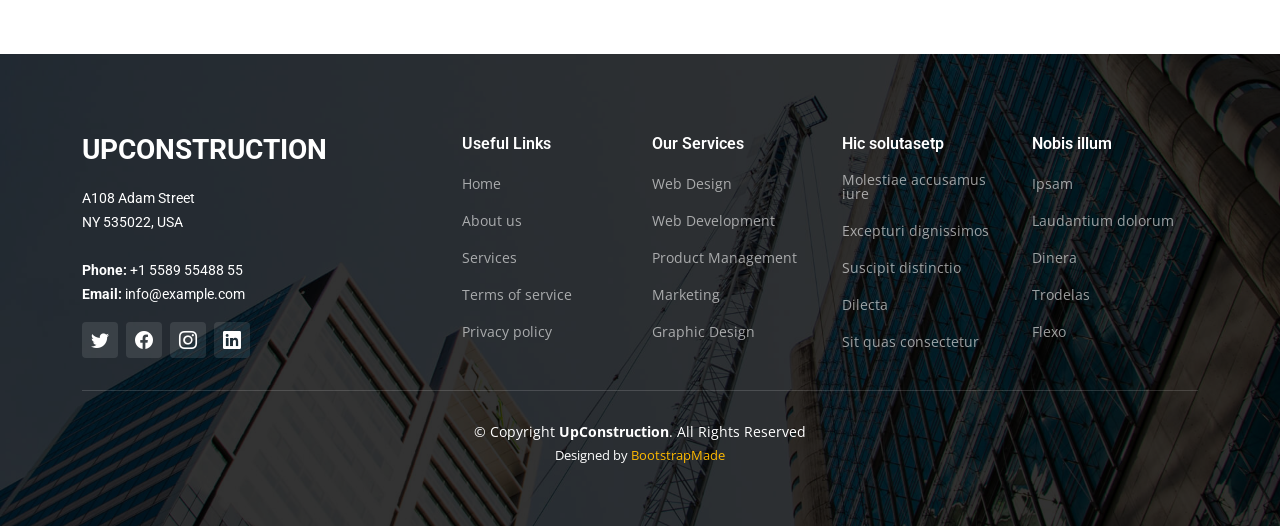
<file: blog-details.html>
<!DOCTYPE html>
<html lang="en">

<head>
  <meta charset="utf-8">
  <meta content="width=device-width, initial-scale=1.0" name="viewport">

  <title>UpConstruction Bootstrap Template - Blog Details</title>
  <meta content="" name="description">
  <meta content="" name="keywords">

  <!-- Favicons -->
  <link href="assets/img/favicon.png" rel="icon">
  <link href="assets/img/apple-touch-icon.png" rel="apple-touch-icon">

  <!-- Google Fonts -->
  <link rel="preconnect" href="https://fonts.googleapis.com">
  <link rel="preconnect" href="https://fonts.gstatic.com" crossorigin>
  <link href="https://fonts.googleapis.com/css2?family=Open+Sans:ital,wght@0,300;0,400;0,500;0,600;0,700;1,300;1,400;1,600;1,700&family=Roboto:ital,wght@0,300;0,400;0,500;0,600;0,700;1,300;1,400;1,500;1,600;1,700&family=Work+Sans:ital,wght@0,300;0,400;0,500;0,600;0,700;1,300;1,400;1,500;1,600;1,700&display=swap" rel="stylesheet">

  <!-- Vendor CSS Files -->
  <link href="assets/vendor/bootstrap/css/bootstrap.min.css" rel="stylesheet">
  <link href="assets/vendor/bootstrap-icons/bootstrap-icons.css" rel="stylesheet">
  <link href="assets/vendor/fontawesome-free/css/all.min.css" rel="stylesheet">
  <link href="assets/vendor/aos/aos.css" rel="stylesheet">
  <link href="assets/vendor/glightbox/css/glightbox.min.css" rel="stylesheet">
  <link href="assets/vendor/swiper/swiper-bundle.min.css" rel="stylesheet">

  <!-- Template Main CSS File -->
  <link href="assets/css/main.css" rel="stylesheet">

  <!-- =======================================================
  * Template Name: UpConstruction - v1.2.1
  * Template URL: https://bootstrapmade.com/upconstruction-bootstrap-construction-website-template/
  * Author: BootstrapMade.com
  * License: https://bootstrapmade.com/license/
  ======================================================== -->
</head>

<body>

  <!-- ======= Header ======= -->
  <header id="header" class="header d-flex align-items-center">
    <div class="container-fluid container-xl d-flex align-items-center justify-content-between">

      <a href="index.html" class="logo d-flex align-items-center">
        <!-- Uncomment the line below if you also wish to use an image logo -->
        <!-- <img src="assets/img/logo.png" alt=""> -->
        <h1>ТСЖ <span>Кунцево</span></h1>
      </a>

      <i class="mobile-nav-toggle mobile-nav-show bi bi-list"></i>
      <i class="mobile-nav-toggle mobile-nav-hide d-none bi bi-x"></i>
      <nav id="navbar" class="navbar">
        <ul>
          <li><a href="index.html" class="active">Главная</a></li>
          <li><a href="about.html">О ТСЖ</a></li>
          <li><a href="services.html">Телефоны</a></li>
          <li><a href="projects.html">Projects</a></li>
          <li><a href="blog.html">Новости</a></li>
          <li class="dropdown"><a href="#"><span>Оплата ЖКХ</span> <i class="bi bi-chevron-down dropdown-indicator"></i></a>
            <ul>
              <li><a href="#">Вода</a></li>
              <li class="dropdown"><a href="#"><span>Deep Dropdown</span> <i class="bi bi-chevron-down dropdown-indicator"></i></a>
                <ul>
                  <li><a href="#">Deep Dropdown 1</a></li>
                  <li><a href="#">Deep Dropdown 2</a></li>
                  <li><a href="#">Deep Dropdown 3</a></li>
                  <li><a href="#">Deep Dropdown 4</a></li>
                  <li><a href="#">Deep Dropdown 5</a></li>
                </ul>
              </li>
              <li><a href="#">Электричество</a></li>
              <li><a href="#">Тарифы</a></li>
              <li><a href="#">Dropdown 4</a></li>
            </ul>
          </li>
          <li><a href="contact.html">Контакты</a></li>
        </ul>
      </nav><!-- .navbar -->

    </div>
  </header><!-- End Header -->

  <main id="main">

    <!-- ======= Breadcrumbs ======= -->
    <div class="breadcrumbs d-flex align-items-center" style="background-image: url('assets/img/breadcrumbs-bg.jpg');">
      <div class="container position-relative d-flex flex-column align-items-center" data-aos="fade">

        <h2>Blog Details</h2>
        <ol>
          <li><a href="index.html">Home</a></li>
          <li>Blog Details</li>
        </ol>

      </div>
    </div><!-- End Breadcrumbs -->

    <!-- ======= Blog Details Section ======= -->
    <section id="blog" class="blog">
      <div class="container" data-aos="fade-up" data-aos-delay="100">

        <div class="row g-5">

          <div class="col-lg-8">

            <article class="blog-details">

              <div class="post-img">
                <img src="assets/img/blog/blog-1.jpg" alt="" class="img-fluid">
              </div>

              <h2 class="title">Dolorum optio tempore voluptas dignissimos cumque fuga qui quibusdam quia</h2>

              <div class="meta-top">
                <ul>
                  <li class="d-flex align-items-center"><i class="bi bi-person"></i> <a href="blog-details.html">John Doe</a></li>
                  <li class="d-flex align-items-center"><i class="bi bi-clock"></i> <a href="blog-details.html"><time datetime="2020-01-01">Jan 1, 2022</time></a></li>
                  <li class="d-flex align-items-center"><i class="bi bi-chat-dots"></i> <a href="blog-details.html">12 Comments</a></li>
                </ul>
              </div><!-- End meta top -->

              <div class="content">
                <p>
                  Similique neque nam consequuntur ad non maxime aliquam quas. Quibusdam animi praesentium. Aliquam et laboriosam eius aut nostrum quidem aliquid dicta.
                  Et eveniet enim. Qui velit est ea dolorem doloremque deleniti aperiam unde soluta. Est cum et quod quos aut ut et sit sunt. Voluptate porro consequatur assumenda perferendis dolore.
                </p>

                <p>
                  Sit repellat hic cupiditate hic ut nemo. Quis nihil sunt non reiciendis. Sequi in accusamus harum vel aspernatur. Excepturi numquam nihil cumque odio. Et voluptate cupiditate.
                </p>

                <blockquote>
                  <p>
                    Et vero doloremque tempore voluptatem ratione vel aut. Deleniti sunt animi aut. Aut eos aliquam doloribus minus autem quos.
                  </p>
                </blockquote>

                <p>
                  Sed quo laboriosam qui architecto. Occaecati repellendus omnis dicta inventore tempore provident voluptas mollitia aliquid. Id repellendus quia. Asperiores nihil magni dicta est suscipit perspiciatis. Voluptate ex rerum assumenda dolores nihil quaerat.
                  Dolor porro tempora et quibusdam voluptas. Beatae aut at ad qui tempore corrupti velit quisquam rerum. Omnis dolorum exercitationem harum qui qui blanditiis neque.
                  Iusto autem itaque. Repudiandae hic quae aspernatur ea neque qui. Architecto voluptatem magni. Vel magnam quod et tempora deleniti error rerum nihil tempora.
                </p>

                <h3>Et quae iure vel ut odit alias.</h3>
                <p>
                  Officiis animi maxime nulla quo et harum eum quis a. Sit hic in qui quos fugit ut rerum atque. Optio provident dolores atque voluptatem rem excepturi molestiae qui. Voluptatem laborum omnis ullam quibusdam perspiciatis nulla nostrum. Voluptatum est libero eum nesciunt aliquid qui.
                  Quia et suscipit non sequi. Maxime sed odit. Beatae nesciunt nesciunt accusamus quia aut ratione aspernatur dolor. Sint harum eveniet dicta exercitationem minima. Exercitationem omnis asperiores natus aperiam dolor consequatur id ex sed. Quibusdam rerum dolores sint consequatur quidem ea.
                  Beatae minima sunt libero soluta sapiente in rem assumenda. Et qui odit voluptatem. Cum quibusdam voluptatem voluptatem accusamus mollitia aut atque aut.
                </p>
                <img src="assets/img/blog/blog-inside-post.jpg" class="img-fluid" alt="">

                <h3>Ut repellat blanditiis est dolore sunt dolorum quae.</h3>
                <p>
                  Rerum ea est assumenda pariatur quasi et quam. Facilis nam porro amet nostrum. In assumenda quia quae a id praesentium. Quos deleniti libero sed occaecati aut porro autem. Consectetur sed excepturi sint non placeat quia repellat incidunt labore. Autem facilis hic dolorum dolores vel.
                  Consectetur quasi id et optio praesentium aut asperiores eaque aut. Explicabo omnis quibusdam esse. Ex libero illum iusto totam et ut aut blanditiis. Veritatis numquam ut illum ut a quam vitae.
                </p>
                <p>
                  Alias quia non aliquid. Eos et ea velit. Voluptatem maxime enim omnis ipsa voluptas incidunt. Nulla sit eaque mollitia nisi asperiores est veniam.
                </p>

              </div><!-- End post content -->

              <div class="meta-bottom">
                <i class="bi bi-folder"></i>
                <ul class="cats">
                  <li><a href="#">Business</a></li>
                </ul>

                <i class="bi bi-tags"></i>
                <ul class="tags">
                  <li><a href="#">Creative</a></li>
                  <li><a href="#">Tips</a></li>
                  <li><a href="#">Marketing</a></li>
                </ul>
              </div><!-- End meta bottom -->

            </article><!-- End blog post -->

            <div class="post-author d-flex align-items-center">
              <img src="assets/img/blog/blog-author.jpg" class="rounded-circle flex-shrink-0" alt="">
              <div>
                <h4>Jane Smith</h4>
                <div class="social-links">
                  <a href="https://twitters.com/#"><i class="bi bi-twitter"></i></a>
                  <a href="https://facebook.com/#"><i class="bi bi-facebook"></i></a>
                  <a href="https://instagram.com/#"><i class="biu bi-instagram"></i></a>
                </div>
                <p>
                  Itaque quidem optio quia voluptatibus dolorem dolor. Modi eum sed possimus accusantium. Quas repellat voluptatem officia numquam sint aspernatur voluptas. Esse et accusantium ut unde voluptas.
                </p>
              </div>
            </div><!-- End post author -->

            <div class="comments">

              <h4 class="comments-count">8 Comments</h4>

              <div id="comment-1" class="comment">
                <div class="d-flex">
                  <div class="comment-img"><img src="assets/img/blog/comments-1.jpg" alt=""></div>
                  <div>
                    <h5><a href="">Georgia Reader</a> <a href="#" class="reply"><i class="bi bi-reply-fill"></i> Reply</a></h5>
                    <time datetime="2020-01-01">01 Jan,2022</time>
                    <p>
                      Et rerum totam nisi. Molestiae vel quam dolorum vel voluptatem et et. Est ad aut sapiente quis molestiae est qui cum soluta.
                      Vero aut rerum vel. Rerum quos laboriosam placeat ex qui. Sint qui facilis et.
                    </p>
                  </div>
                </div>
              </div><!-- End comment #1 -->

              <div id="comment-2" class="comment">
                <div class="d-flex">
                  <div class="comment-img"><img src="assets/img/blog/comments-2.jpg" alt=""></div>
                  <div>
                    <h5><a href="">Aron Alvarado</a> <a href="#" class="reply"><i class="bi bi-reply-fill"></i> Reply</a></h5>
                    <time datetime="2020-01-01">01 Jan,2022</time>
                    <p>
                      Ipsam tempora sequi voluptatem quis sapiente non. Autem itaque eveniet saepe. Officiis illo ut beatae.
                    </p>
                  </div>
                </div>

                <div id="comment-reply-1" class="comment comment-reply">
                  <div class="d-flex">
                    <div class="comment-img"><img src="assets/img/blog/comments-3.jpg" alt=""></div>
                    <div>
                      <h5><a href="">Lynda Small</a> <a href="#" class="reply"><i class="bi bi-reply-fill"></i> Reply</a></h5>
                      <time datetime="2020-01-01">01 Jan,2022</time>
                      <p>
                        Enim ipsa eum fugiat fuga repellat. Commodi quo quo dicta. Est ullam aspernatur ut vitae quia mollitia id non. Qui ad quas nostrum rerum sed necessitatibus aut est. Eum officiis sed repellat maxime vero nisi natus. Amet nesciunt nesciunt qui illum omnis est et dolor recusandae.

                        Recusandae sit ad aut impedit et. Ipsa labore dolor impedit et natus in porro aut. Magnam qui cum. Illo similique occaecati nihil modi eligendi. Pariatur distinctio labore omnis incidunt et illum. Expedita et dignissimos distinctio laborum minima fugiat.

                        Libero corporis qui. Nam illo odio beatae enim ducimus. Harum reiciendis error dolorum non autem quisquam vero rerum neque.
                      </p>
                    </div>
                  </div>

                  <div id="comment-reply-2" class="comment comment-reply">
                    <div class="d-flex">
                      <div class="comment-img"><img src="assets/img/blog/comments-4.jpg" alt=""></div>
                      <div>
                        <h5><a href="">Sianna Ramsay</a> <a href="#" class="reply"><i class="bi bi-reply-fill"></i> Reply</a></h5>
                        <time datetime="2020-01-01">01 Jan,2022</time>
                        <p>
                          Et dignissimos impedit nulla et quo distinctio ex nemo. Omnis quia dolores cupiditate et. Ut unde qui eligendi sapiente omnis ullam. Placeat porro est commodi est officiis voluptas repellat quisquam possimus. Perferendis id consectetur necessitatibus.
                        </p>
                      </div>
                    </div>

                  </div><!-- End comment reply #2-->

                </div><!-- End comment reply #1-->

              </div><!-- End comment #2-->

              <div id="comment-3" class="comment">
                <div class="d-flex">
                  <div class="comment-img"><img src="assets/img/blog/comments-5.jpg" alt=""></div>
                  <div>
                    <h5><a href="">Nolan Davidson</a> <a href="#" class="reply"><i class="bi bi-reply-fill"></i> Reply</a></h5>
                    <time datetime="2020-01-01">01 Jan,2022</time>
                    <p>
                      Distinctio nesciunt rerum reprehenderit sed. Iste omnis eius repellendus quia nihil ut accusantium tempore. Nesciunt expedita id dolor exercitationem aspernatur aut quam ut. Voluptatem est accusamus iste at.
                      Non aut et et esse qui sit modi neque. Exercitationem et eos aspernatur. Ea est consequuntur officia beatae ea aut eos soluta. Non qui dolorum voluptatibus et optio veniam. Quam officia sit nostrum dolorem.
                    </p>
                  </div>
                </div>

              </div><!-- End comment #3 -->

              <div id="comment-4" class="comment">
                <div class="d-flex">
                  <div class="comment-img"><img src="assets/img/blog/comments-6.jpg" alt=""></div>
                  <div>
                    <h5><a href="">Kay Duggan</a> <a href="#" class="reply"><i class="bi bi-reply-fill"></i> Reply</a></h5>
                    <time datetime="2020-01-01">01 Jan,2022</time>
                    <p>
                      Dolorem atque aut. Omnis doloremque blanditiis quia eum porro quis ut velit tempore. Cumque sed quia ut maxime. Est ad aut cum. Ut exercitationem non in fugiat.
                    </p>
                  </div>
                </div>

              </div><!-- End comment #4 -->

              <div class="reply-form">

                <h4>Leave a Reply</h4>
                <p>Your email address will not be published. Required fields are marked * </p>
                <form action="">
                  <div class="row">
                    <div class="col-md-6 form-group">
                      <input name="name" type="text" class="form-control" placeholder="Your Name*">
                    </div>
                    <div class="col-md-6 form-group">
                      <input name="email" type="text" class="form-control" placeholder="Your Email*">
                    </div>
                  </div>
                  <div class="row">
                    <div class="col form-group">
                      <input name="website" type="text" class="form-control" placeholder="Your Website">
                    </div>
                  </div>
                  <div class="row">
                    <div class="col form-group">
                      <textarea name="comment" class="form-control" placeholder="Your Comment*"></textarea>
                    </div>
                  </div>
                  <button type="submit" class="btn btn-primary">Post Comment</button>

                </form>

              </div>

            </div><!-- End blog comments -->

          </div>

          <div class="col-lg-4">

            <div class="sidebar">

              <div class="sidebar-item search-form">
                <h3 class="sidebar-title">Search</h3>
                <form action="" class="mt-3">
                  <input type="text">
                  <button type="submit"><i class="bi bi-search"></i></button>
                </form>
              </div><!-- End sidebar search formn-->

              <div class="sidebar-item categories">
                <h3 class="sidebar-title">Categories</h3>
                <ul class="mt-3">
                  <li><a href="#">General <span>(25)</span></a></li>
                  <li><a href="#">Lifestyle <span>(12)</span></a></li>
                  <li><a href="#">Travel <span>(5)</span></a></li>
                  <li><a href="#">Design <span>(22)</span></a></li>
                  <li><a href="#">Creative <span>(8)</span></a></li>
                  <li><a href="#">Educaion <span>(14)</span></a></li>
                </ul>
              </div><!-- End sidebar categories-->

              <div class="sidebar-item recent-posts">
                <h3 class="sidebar-title">Recent Posts</h3>

                <div class="mt-3">

                  <div class="post-item mt-3">
                    <img src="assets/img/blog/blog-recent-1.jpg" alt="">
                    <div>
                      <h4><a href="blog-details.html">Nihil blanditiis at in nihil autem</a></h4>
                      <time datetime="2020-01-01">Jan 1, 2020</time>
                    </div>
                  </div><!-- End recent post item-->

                  <div class="post-item">
                    <img src="assets/img/blog/blog-recent-2.jpg" alt="">
                    <div>
                      <h4><a href="blog-details.html">Quidem autem et impedit</a></h4>
                      <time datetime="2020-01-01">Jan 1, 2020</time>
                    </div>
                  </div><!-- End recent post item-->

                  <div class="post-item">
                    <img src="assets/img/blog/blog-recent-3.jpg" alt="">
                    <div>
                      <h4><a href="blog-details.html">Id quia et et ut maxime similique occaecati ut</a></h4>
                      <time datetime="2020-01-01">Jan 1, 2020</time>
                    </div>
                  </div><!-- End recent post item-->

                  <div class="post-item">
                    <img src="assets/img/blog/blog-recent-4.jpg" alt="">
                    <div>
                      <h4><a href="blog-details.html">Laborum corporis quo dara net para</a></h4>
                      <time datetime="2020-01-01">Jan 1, 2020</time>
                    </div>
                  </div><!-- End recent post item-->

                  <div class="post-item">
                    <img src="assets/img/blog/blog-recent-5.jpg" alt="">
                    <div>
                      <h4><a href="blog-details.html">Et dolores corrupti quae illo quod dolor</a></h4>
                      <time datetime="2020-01-01">Jan 1, 2020</time>
                    </div>
                  </div><!-- End recent post item-->

                </div>

              </div><!-- End sidebar recent posts-->

              <div class="sidebar-item tags">
                <h3 class="sidebar-title">Tags</h3>
                <ul class="mt-3">
                  <li><a href="#">App</a></li>
                  <li><a href="#">IT</a></li>
                  <li><a href="#">Business</a></li>
                  <li><a href="#">Mac</a></li>
                  <li><a href="#">Design</a></li>
                  <li><a href="#">Office</a></li>
                  <li><a href="#">Creative</a></li>
                  <li><a href="#">Studio</a></li>
                  <li><a href="#">Smart</a></li>
                  <li><a href="#">Tips</a></li>
                  <li><a href="#">Marketing</a></li>
                </ul>
              </div><!-- End sidebar tags-->

            </div><!-- End Blog Sidebar -->

          </div>
        </div>

      </div>
    </section><!-- End Blog Details Section -->

  </main><!-- End #main -->

  <!-- ======= Footer ======= -->
  <footer id="footer" class="footer">

    <div class="footer-content position-relative">
      <div class="container">
        <div class="row">

          <div class="col-lg-4 col-md-6">
            <div class="footer-info">
              <h3>UpConstruction</h3>
              <p>
                A108 Adam Street <br>
                NY 535022, USA<br><br>
                <strong>Phone:</strong> +1 5589 55488 55<br>
                <strong>Email:</strong> info@example.com<br>
              </p>
              <div class="social-links d-flex mt-3">
                <a href="#" class="d-flex align-items-center justify-content-center"><i class="bi bi-twitter"></i></a>
                <a href="#" class="d-flex align-items-center justify-content-center"><i class="bi bi-facebook"></i></a>
                <a href="#" class="d-flex align-items-center justify-content-center"><i class="bi bi-instagram"></i></a>
                <a href="#" class="d-flex align-items-center justify-content-center"><i class="bi bi-linkedin"></i></a>
              </div>
            </div>
          </div><!-- End footer info column-->

          <div class="col-lg-2 col-md-3 footer-links">
            <h4>Useful Links</h4>
            <ul>
              <li><a href="#">Home</a></li>
              <li><a href="#">About us</a></li>
              <li><a href="#">Services</a></li>
              <li><a href="#">Terms of service</a></li>
              <li><a href="#">Privacy policy</a></li>
            </ul>
          </div><!-- End footer links column-->

          <div class="col-lg-2 col-md-3 footer-links">
            <h4>Our Services</h4>
            <ul>
              <li><a href="#">Web Design</a></li>
              <li><a href="#">Web Development</a></li>
              <li><a href="#">Product Management</a></li>
              <li><a href="#">Marketing</a></li>
              <li><a href="#">Graphic Design</a></li>
            </ul>
          </div><!-- End footer links column-->

          <div class="col-lg-2 col-md-3 footer-links">
            <h4>Hic solutasetp</h4>
            <ul>
              <li><a href="#">Molestiae accusamus iure</a></li>
              <li><a href="#">Excepturi dignissimos</a></li>
              <li><a href="#">Suscipit distinctio</a></li>
              <li><a href="#">Dilecta</a></li>
              <li><a href="#">Sit quas consectetur</a></li>
            </ul>
          </div><!-- End footer links column-->

          <div class="col-lg-2 col-md-3 footer-links">
            <h4>Nobis illum</h4>
            <ul>
              <li><a href="#">Ipsam</a></li>
              <li><a href="#">Laudantium dolorum</a></li>
              <li><a href="#">Dinera</a></li>
              <li><a href="#">Trodelas</a></li>
              <li><a href="#">Flexo</a></li>
            </ul>
          </div><!-- End footer links column-->

        </div>
      </div>
    </div>

    <div class="footer-legal text-center position-relative">
      <div class="container">
        <div class="copyright">
          &copy; Copyright <strong><span>UpConstruction</span></strong>. All Rights Reserved
        </div>
        <div class="credits">
          <!-- All the links in the footer should remain intact. -->
          <!-- You can delete the links only if you purchased the pro version. -->
          <!-- Licensing information: https://bootstrapmade.com/license/ -->
          <!-- Purchase the pro version with working PHP/AJAX contact form: https://bootstrapmade.com/upconstruction-bootstrap-construction-website-template/ -->
          Designed by <a href="https://bootstrapmade.com/">BootstrapMade</a>
        </div>
      </div>
    </div>

  </footer>
  <!-- End Footer -->

  <a href="#" class="scroll-top d-flex align-items-center justify-content-center"><i class="bi bi-arrow-up-short"></i></a>

  <div id="preloader"></div>

  <!-- Vendor JS Files -->
  <script src="assets/vendor/bootstrap/js/bootstrap.bundle.min.js"></script>
  <script src="assets/vendor/aos/aos.js"></script>
  <script src="assets/vendor/glightbox/js/glightbox.min.js"></script>
  <script src="assets/vendor/isotope-layout/isotope.pkgd.min.js"></script>
  <script src="assets/vendor/swiper/swiper-bundle.min.js"></script>
  <script src="assets/vendor/purecounter/purecounter_vanilla.js"></script>
  <script src="assets/vendor/php-email-form/validate.js"></script>

  <!-- Template Main JS File -->
  <script src="assets/js/main.js"></script>

</body>

</html>
</file>
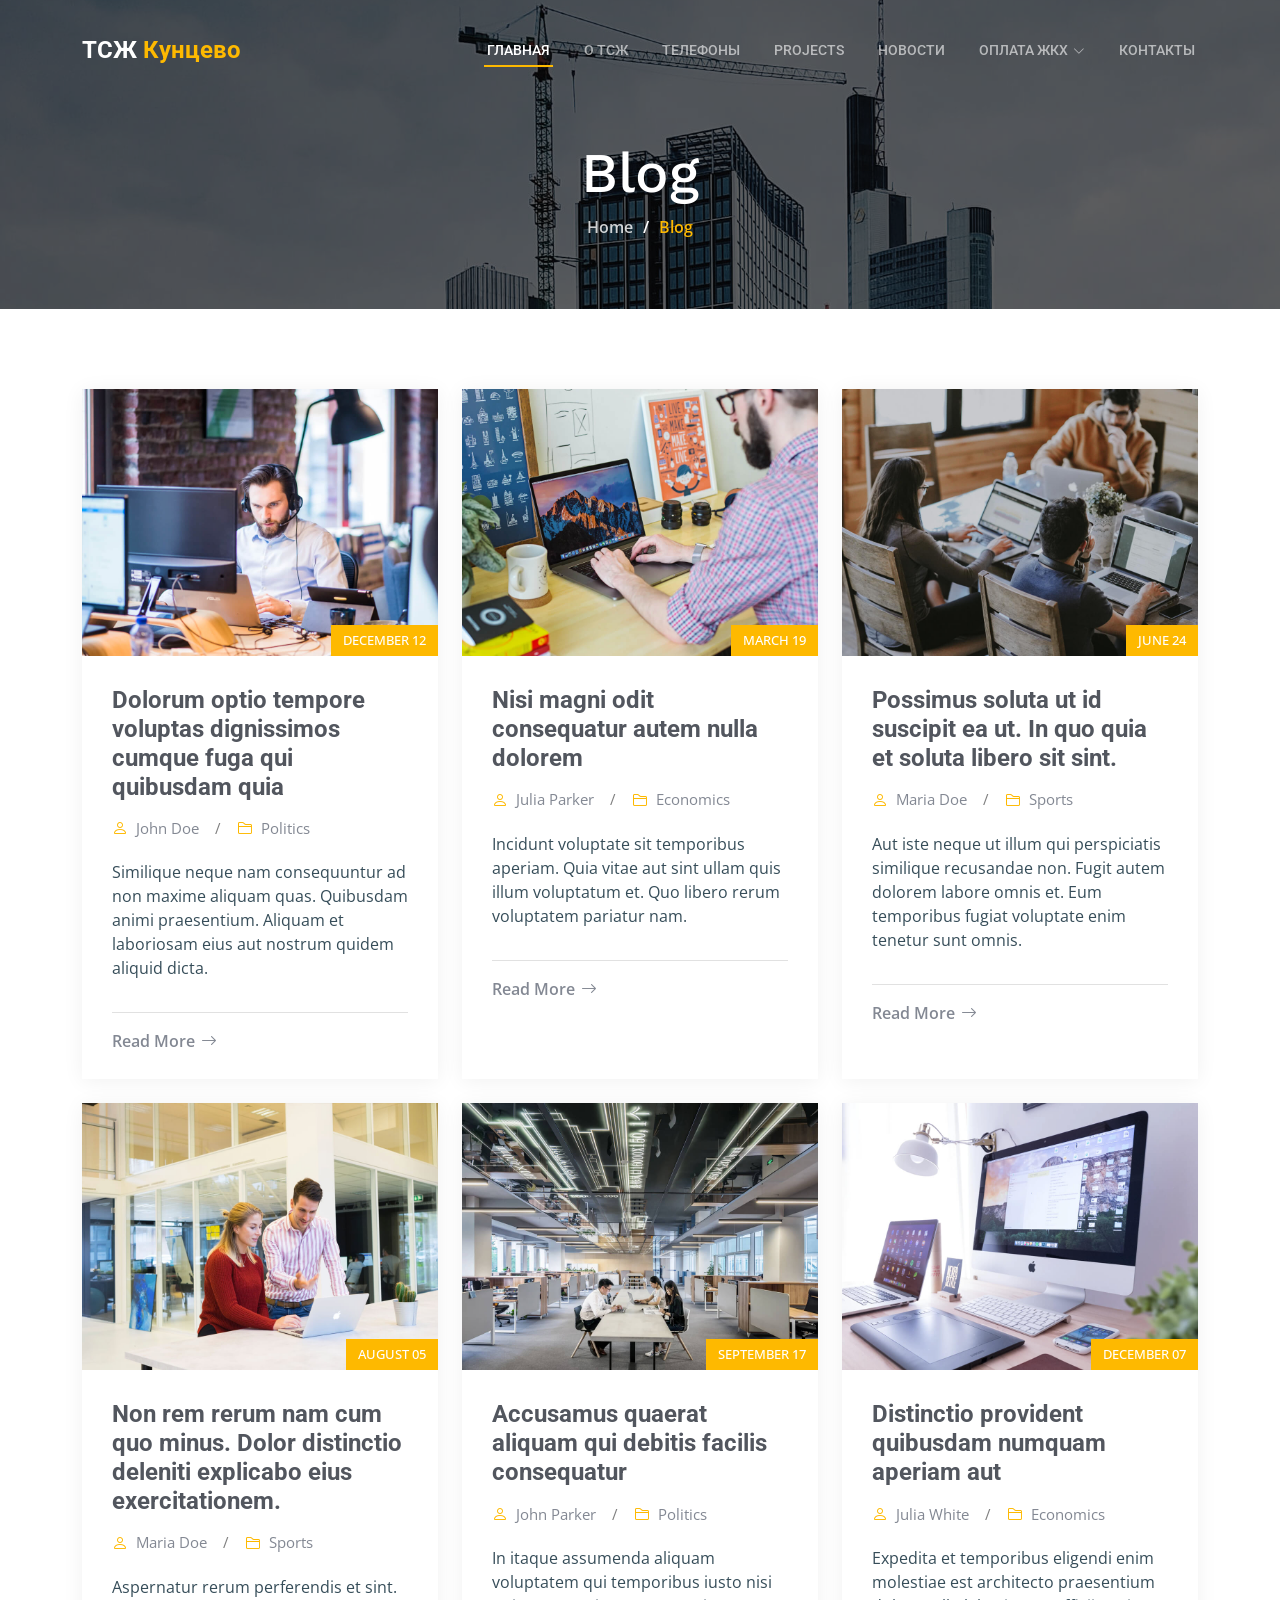
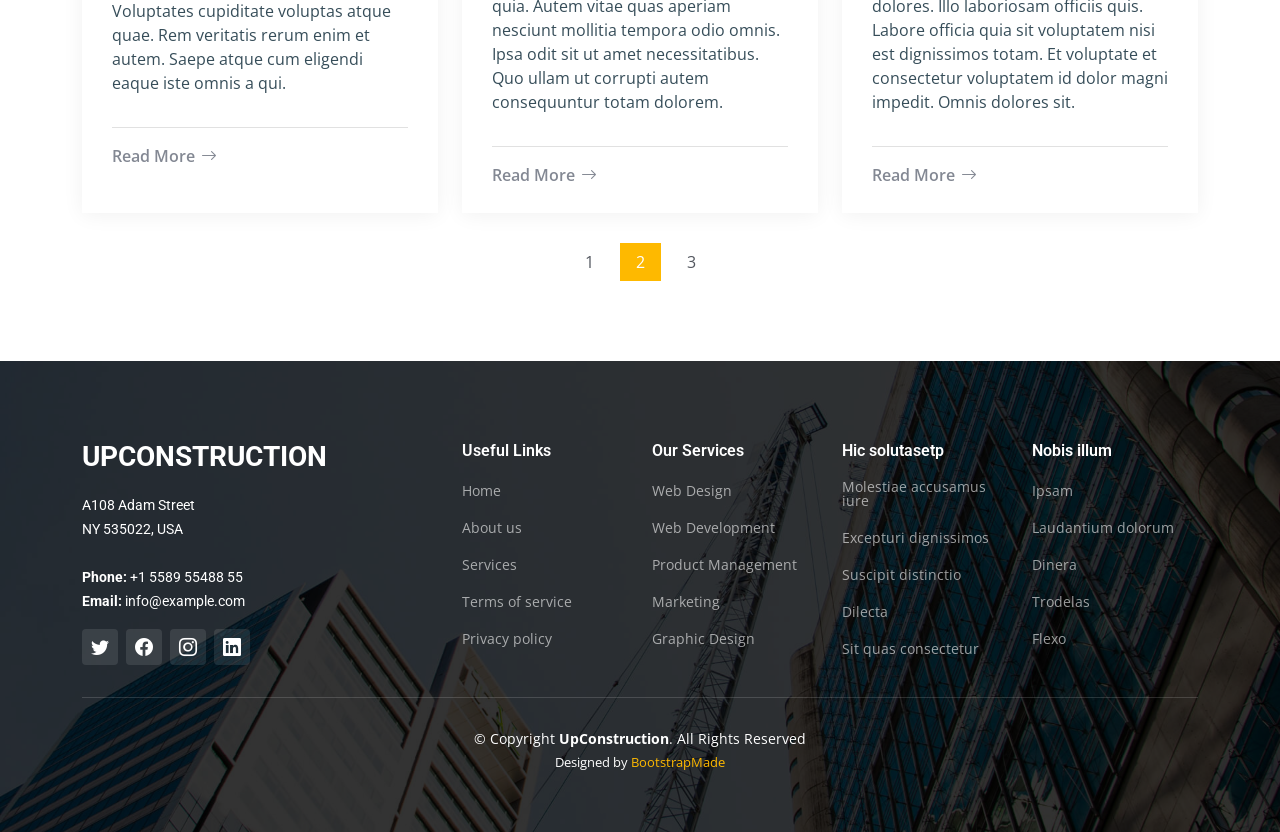
<file: blog.html>
<!DOCTYPE html>
<html lang="en">

<head>
  <meta charset="utf-8">
  <meta content="width=device-width, initial-scale=1.0" name="viewport">

  <title>UpConstruction Bootstrap Template - Blog</title>
  <meta content="" name="description">
  <meta content="" name="keywords">

  <!-- Favicons -->
  <link href="assets/img/favicon.png" rel="icon">
  <link href="assets/img/apple-touch-icon.png" rel="apple-touch-icon">

  <!-- Google Fonts -->
  <link rel="preconnect" href="https://fonts.googleapis.com">
  <link rel="preconnect" href="https://fonts.gstatic.com" crossorigin>
  <link href="https://fonts.googleapis.com/css2?family=Open+Sans:ital,wght@0,300;0,400;0,500;0,600;0,700;1,300;1,400;1,600;1,700&family=Roboto:ital,wght@0,300;0,400;0,500;0,600;0,700;1,300;1,400;1,500;1,600;1,700&family=Work+Sans:ital,wght@0,300;0,400;0,500;0,600;0,700;1,300;1,400;1,500;1,600;1,700&display=swap" rel="stylesheet">

  <!-- Vendor CSS Files -->
  <link href="assets/vendor/bootstrap/css/bootstrap.min.css" rel="stylesheet">
  <link href="assets/vendor/bootstrap-icons/bootstrap-icons.css" rel="stylesheet">
  <link href="assets/vendor/fontawesome-free/css/all.min.css" rel="stylesheet">
  <link href="assets/vendor/aos/aos.css" rel="stylesheet">
  <link href="assets/vendor/glightbox/css/glightbox.min.css" rel="stylesheet">
  <link href="assets/vendor/swiper/swiper-bundle.min.css" rel="stylesheet">

  <!-- Template Main CSS File -->
  <link href="assets/css/main.css" rel="stylesheet">

  <!-- =======================================================
  * Template Name: UpConstruction - v1.2.1
  * Template URL: https://bootstrapmade.com/upconstruction-bootstrap-construction-website-template/
  * Author: BootstrapMade.com
  * License: https://bootstrapmade.com/license/
  ======================================================== -->
</head>

<body>

  <!-- ======= Header ======= -->
  <header id="header" class="header d-flex align-items-center">
    <div class="container-fluid container-xl d-flex align-items-center justify-content-between">

      <a href="index.html" class="logo d-flex align-items-center">
        <!-- Uncomment the line below if you also wish to use an image logo -->
        <!-- <img src="assets/img/logo.png" alt=""> -->
        <h1>ТСЖ <span>Кунцево</span></h1>
      </a>

      <i class="mobile-nav-toggle mobile-nav-show bi bi-list"></i>
      <i class="mobile-nav-toggle mobile-nav-hide d-none bi bi-x"></i>
      <nav id="navbar" class="navbar">
        <ul>
          <li><a href="index.html" class="active">Главная</a></li>
          <li><a href="about.html">О ТСЖ</a></li>
          <li><a href="services.html">Телефоны</a></li>
          <li><a href="projects.html">Projects</a></li>
          <li><a href="blog.html">Новости</a></li>
          <li class="dropdown"><a href="#"><span>Оплата ЖКХ</span> <i class="bi bi-chevron-down dropdown-indicator"></i></a>
            <ul>
              <li><a href="#">Вода</a></li>
              <li class="dropdown"><a href="#"><span>Deep Dropdown</span> <i class="bi bi-chevron-down dropdown-indicator"></i></a>
                <ul>
                  <li><a href="#">Deep Dropdown 1</a></li>
                  <li><a href="#">Deep Dropdown 2</a></li>
                  <li><a href="#">Deep Dropdown 3</a></li>
                  <li><a href="#">Deep Dropdown 4</a></li>
                  <li><a href="#">Deep Dropdown 5</a></li>
                </ul>
              </li>
              <li><a href="#">Электричество</a></li>
              <li><a href="#">Тарифы</a></li>
              <li><a href="#">Dropdown 4</a></li>
            </ul>
          </li>
          <li><a href="contact.html">Контакты</a></li>
        </ul>
      </nav><!-- .navbar -->

    </div>
  </header><!-- End Header -->

  <main id="main">

    <!-- ======= Breadcrumbs ======= -->
    <div class="breadcrumbs d-flex align-items-center" style="background-image: url('assets/img/breadcrumbs-bg.jpg');">
      <div class="container position-relative d-flex flex-column align-items-center" data-aos="fade">

        <h2>Blog</h2>
        <ol>
          <li><a href="index.html">Home</a></li>
          <li>Blog</li>
        </ol>

      </div>
    </div><!-- End Breadcrumbs -->

    <!-- ======= Blog Section ======= -->
    <section id="blog" class="blog">
      <div class="container" data-aos="fade-up" data-aos-delay="100">

        <div class="row gy-4 posts-list">

          <div class="col-xl-4 col-md-6">
            <div class="post-item position-relative h-100">

              <div class="post-img position-relative overflow-hidden">
                <img src="assets/img/blog/blog-1.jpg" class="img-fluid" alt="">
                <span class="post-date">December 12</span>
              </div>

              <div class="post-content d-flex flex-column">

                <h3 class="post-title">Dolorum optio tempore voluptas dignissimos cumque fuga qui quibusdam quia</h3>

                <div class="meta d-flex align-items-center">
                  <div class="d-flex align-items-center">
                    <i class="bi bi-person"></i> <span class="ps-2">John Doe</span>
                  </div>
                  <span class="px-3 text-black-50">/</span>
                  <div class="d-flex align-items-center">
                    <i class="bi bi-folder2"></i> <span class="ps-2">Politics</span>
                  </div>
                </div>

                <p>
                  Similique neque nam consequuntur ad non maxime aliquam quas. Quibusdam animi praesentium. Aliquam et laboriosam eius aut nostrum quidem aliquid dicta.
                </p>

                <hr>

                <a href="blog-details.html" class="readmore stretched-link"><span>Read More</span><i class="bi bi-arrow-right"></i></a>

              </div>

            </div>
          </div><!-- End post list item -->

          <div class="col-xl-4 col-md-6">
            <div class="post-item position-relative h-100">

              <div class="post-img position-relative overflow-hidden">
                <img src="assets/img/blog/blog-2.jpg" class="img-fluid" alt="">
                <span class="post-date">March 19</span>
              </div>

              <div class="post-content d-flex flex-column">

                <h3 class="post-title">Nisi magni odit consequatur autem nulla dolorem</h3>

                <div class="meta d-flex align-items-center">
                  <div class="d-flex align-items-center">
                    <i class="bi bi-person"></i> <span class="ps-2">Julia Parker</span>
                  </div>
                  <span class="px-3 text-black-50">/</span>
                  <div class="d-flex align-items-center">
                    <i class="bi bi-folder2"></i> <span class="ps-2">Economics</span>
                  </div>
                </div>

                <p>
                  Incidunt voluptate sit temporibus aperiam. Quia vitae aut sint ullam quis illum voluptatum et. Quo libero rerum voluptatem pariatur nam.
                </p>

                <hr>

                <a href="blog-details.html" class="readmore stretched-link"><span>Read More</span><i class="bi bi-arrow-right"></i></a>

              </div>

            </div>
          </div><!-- End post list item -->

          <div class="col-xl-4 col-md-6">
            <div class="post-item position-relative h-100">

              <div class="post-img position-relative overflow-hidden">
                <img src="assets/img/blog/blog-3.jpg" class="img-fluid" alt="">
                <span class="post-date">June 24</span>
              </div>

              <div class="post-content d-flex flex-column">

                <h3 class="post-title">Possimus soluta ut id suscipit ea ut. In quo quia et soluta libero sit sint.</h3>

                <div class="meta d-flex align-items-center">
                  <div class="d-flex align-items-center">
                    <i class="bi bi-person"></i> <span class="ps-2">Maria Doe</span>
                  </div>
                  <span class="px-3 text-black-50">/</span>
                  <div class="d-flex align-items-center">
                    <i class="bi bi-folder2"></i> <span class="ps-2">Sports</span>
                  </div>
                </div>

                <p>
                  Aut iste neque ut illum qui perspiciatis similique recusandae non. Fugit autem dolorem labore omnis et. Eum temporibus fugiat voluptate enim tenetur sunt omnis.
                </p>

                <hr>

                <a href="blog-details.html" class="readmore stretched-link"><span>Read More</span><i class="bi bi-arrow-right"></i></a>

              </div>

            </div>
          </div><!-- End post list item -->

          <div class="col-xl-4 col-md-6">
            <div class="post-item position-relative h-100">

              <div class="post-img position-relative overflow-hidden">
                <img src="assets/img/blog/blog-4.jpg" class="img-fluid" alt="">
                <span class="post-date">August 05</span>
              </div>

              <div class="post-content d-flex flex-column">

                <h3 class="post-title">Non rem rerum nam cum quo minus. Dolor distinctio deleniti explicabo eius exercitationem.</h3>

                <div class="meta d-flex align-items-center">
                  <div class="d-flex align-items-center">
                    <i class="bi bi-person"></i> <span class="ps-2">Maria Doe</span>
                  </div>
                  <span class="px-3 text-black-50">/</span>
                  <div class="d-flex align-items-center">
                    <i class="bi bi-folder2"></i> <span class="ps-2">Sports</span>
                  </div>
                </div>

                <p>
                  Aspernatur rerum perferendis et sint. Voluptates cupiditate voluptas atque quae. Rem veritatis rerum enim et autem. Saepe atque cum eligendi eaque iste omnis a qui.
                </p>

                <hr>

                <a href="blog-details.html" class="readmore stretched-link"><span>Read More</span><i class="bi bi-arrow-right"></i></a>

              </div>

            </div>
          </div><!-- End post list item -->

          <div class="col-xl-4 col-md-6">
            <div class="post-item position-relative h-100">

              <div class="post-img position-relative overflow-hidden">
                <img src="assets/img/blog/blog-5.jpg" class="img-fluid" alt="">
                <span class="post-date">September 17</span>
              </div>

              <div class="post-content d-flex flex-column">

                <h3 class="post-title">Accusamus quaerat aliquam qui debitis facilis consequatur</h3>

                <div class="meta d-flex align-items-center">
                  <div class="d-flex align-items-center">
                    <i class="bi bi-person"></i> <span class="ps-2">John Parker</span>
                  </div>
                  <span class="px-3 text-black-50">/</span>
                  <div class="d-flex align-items-center">
                    <i class="bi bi-folder2"></i> <span class="ps-2">Politics</span>
                  </div>
                </div>

                <p>
                  In itaque assumenda aliquam voluptatem qui temporibus iusto nisi quia. Autem vitae quas aperiam nesciunt mollitia tempora odio omnis. Ipsa odit sit ut amet necessitatibus. Quo ullam ut corrupti autem consequuntur totam dolorem.
                </p>

                <hr>

                <a href="blog-details.html" class="readmore stretched-link"><span>Read More</span><i class="bi bi-arrow-right"></i></a>

              </div>

            </div>
          </div><!-- End post list item -->

          <div class="col-xl-4 col-md-6">
            <div class="post-item position-relative h-100">

              <div class="post-img position-relative overflow-hidden">
                <img src="assets/img/blog/blog-6.jpg" class="img-fluid" alt="">
                <span class="post-date">December 07</span>
              </div>

              <div class="post-content d-flex flex-column">

                <h3 class="post-title">Distinctio provident quibusdam numquam aperiam aut</h3>

                <div class="meta d-flex align-items-center">
                  <div class="d-flex align-items-center">
                    <i class="bi bi-person"></i> <span class="ps-2">Julia White</span>
                  </div>
                  <span class="px-3 text-black-50">/</span>
                  <div class="d-flex align-items-center">
                    <i class="bi bi-folder2"></i> <span class="ps-2">Economics</span>
                  </div>
                </div>

                <p>
                  Expedita et temporibus eligendi enim molestiae est architecto praesentium dolores. Illo laboriosam officiis quis. Labore officia quia sit voluptatem nisi est dignissimos totam. Et voluptate et consectetur voluptatem id dolor magni impedit. Omnis dolores sit.
                </p>

                <hr>

                <a href="blog-details.html" class="readmore stretched-link"><span>Read More</span><i class="bi bi-arrow-right"></i></a>

              </div>

            </div>
          </div><!-- End post list item -->

        </div><!-- End blog posts list -->

        <div class="blog-pagination">
          <ul class="justify-content-center">
            <li><a href="#">1</a></li>
            <li class="active"><a href="#">2</a></li>
            <li><a href="#">3</a></li>
          </ul>
        </div><!-- End blog pagination -->

      </div>
    </section><!-- End Blog Section -->

  </main><!-- End #main -->

  <!-- ======= Footer ======= -->
  <footer id="footer" class="footer">

    <div class="footer-content position-relative">
      <div class="container">
        <div class="row">

          <div class="col-lg-4 col-md-6">
            <div class="footer-info">
              <h3>UpConstruction</h3>
              <p>
                A108 Adam Street <br>
                NY 535022, USA<br><br>
                <strong>Phone:</strong> +1 5589 55488 55<br>
                <strong>Email:</strong> info@example.com<br>
              </p>
              <div class="social-links d-flex mt-3">
                <a href="#" class="d-flex align-items-center justify-content-center"><i class="bi bi-twitter"></i></a>
                <a href="#" class="d-flex align-items-center justify-content-center"><i class="bi bi-facebook"></i></a>
                <a href="#" class="d-flex align-items-center justify-content-center"><i class="bi bi-instagram"></i></a>
                <a href="#" class="d-flex align-items-center justify-content-center"><i class="bi bi-linkedin"></i></a>
              </div>
            </div>
          </div><!-- End footer info column-->

          <div class="col-lg-2 col-md-3 footer-links">
            <h4>Useful Links</h4>
            <ul>
              <li><a href="#">Home</a></li>
              <li><a href="#">About us</a></li>
              <li><a href="#">Services</a></li>
              <li><a href="#">Terms of service</a></li>
              <li><a href="#">Privacy policy</a></li>
            </ul>
          </div><!-- End footer links column-->

          <div class="col-lg-2 col-md-3 footer-links">
            <h4>Our Services</h4>
            <ul>
              <li><a href="#">Web Design</a></li>
              <li><a href="#">Web Development</a></li>
              <li><a href="#">Product Management</a></li>
              <li><a href="#">Marketing</a></li>
              <li><a href="#">Graphic Design</a></li>
            </ul>
          </div><!-- End footer links column-->

          <div class="col-lg-2 col-md-3 footer-links">
            <h4>Hic solutasetp</h4>
            <ul>
              <li><a href="#">Molestiae accusamus iure</a></li>
              <li><a href="#">Excepturi dignissimos</a></li>
              <li><a href="#">Suscipit distinctio</a></li>
              <li><a href="#">Dilecta</a></li>
              <li><a href="#">Sit quas consectetur</a></li>
            </ul>
          </div><!-- End footer links column-->

          <div class="col-lg-2 col-md-3 footer-links">
            <h4>Nobis illum</h4>
            <ul>
              <li><a href="#">Ipsam</a></li>
              <li><a href="#">Laudantium dolorum</a></li>
              <li><a href="#">Dinera</a></li>
              <li><a href="#">Trodelas</a></li>
              <li><a href="#">Flexo</a></li>
            </ul>
          </div><!-- End footer links column-->

        </div>
      </div>
    </div>

    <div class="footer-legal text-center position-relative">
      <div class="container">
        <div class="copyright">
          &copy; Copyright <strong><span>UpConstruction</span></strong>. All Rights Reserved
        </div>
        <div class="credits">
          <!-- All the links in the footer should remain intact. -->
          <!-- You can delete the links only if you purchased the pro version. -->
          <!-- Licensing information: https://bootstrapmade.com/license/ -->
          <!-- Purchase the pro version with working PHP/AJAX contact form: https://bootstrapmade.com/upconstruction-bootstrap-construction-website-template/ -->
          Designed by <a href="https://bootstrapmade.com/">BootstrapMade</a>
        </div>
      </div>
    </div>

  </footer>
  <!-- End Footer -->

  <a href="#" class="scroll-top d-flex align-items-center justify-content-center"><i class="bi bi-arrow-up-short"></i></a>

  <div id="preloader"></div>

  <!-- Vendor JS Files -->
  <script src="assets/vendor/bootstrap/js/bootstrap.bundle.min.js"></script>
  <script src="assets/vendor/aos/aos.js"></script>
  <script src="assets/vendor/glightbox/js/glightbox.min.js"></script>
  <script src="assets/vendor/isotope-layout/isotope.pkgd.min.js"></script>
  <script src="assets/vendor/swiper/swiper-bundle.min.js"></script>
  <script src="assets/vendor/purecounter/purecounter_vanilla.js"></script>
  <script src="assets/vendor/php-email-form/validate.js"></script>

  <!-- Template Main JS File -->
  <script src="assets/js/main.js"></script>

</body>

</html>
</file>
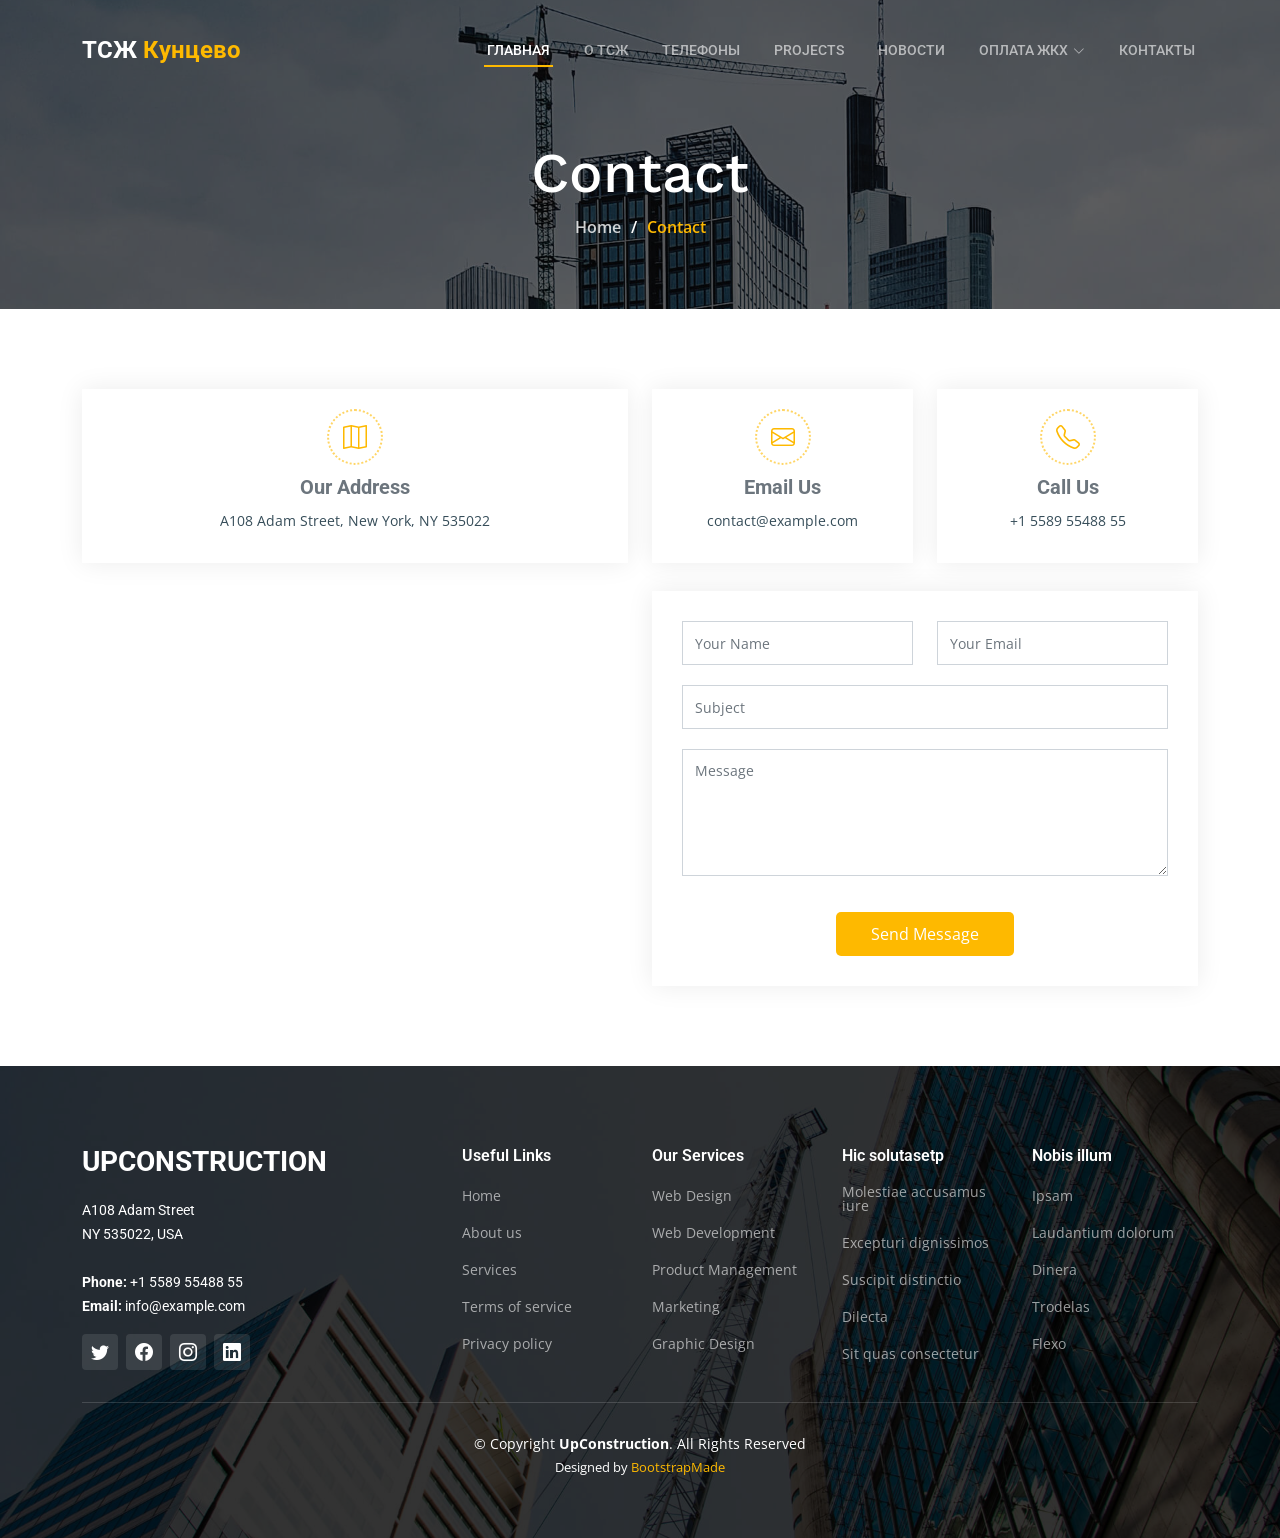
<file: contact.html>
<!DOCTYPE html>
<html lang="en">

<head>
  <meta charset="utf-8">
  <meta content="width=device-width, initial-scale=1.0" name="viewport">

  <title>UpConstruction Bootstrap Template - Contact</title>
  <meta content="" name="description">
  <meta content="" name="keywords">

  <!-- Favicons -->
  <link href="assets/img/favicon.png" rel="icon">
  <link href="assets/img/apple-touch-icon.png" rel="apple-touch-icon">

  <!-- Google Fonts -->
  <link rel="preconnect" href="https://fonts.googleapis.com">
  <link rel="preconnect" href="https://fonts.gstatic.com" crossorigin>
  <link href="https://fonts.googleapis.com/css2?family=Open+Sans:ital,wght@0,300;0,400;0,500;0,600;0,700;1,300;1,400;1,600;1,700&family=Roboto:ital,wght@0,300;0,400;0,500;0,600;0,700;1,300;1,400;1,500;1,600;1,700&family=Work+Sans:ital,wght@0,300;0,400;0,500;0,600;0,700;1,300;1,400;1,500;1,600;1,700&display=swap" rel="stylesheet">

  <!-- Vendor CSS Files -->
  <link href="assets/vendor/bootstrap/css/bootstrap.min.css" rel="stylesheet">
  <link href="assets/vendor/bootstrap-icons/bootstrap-icons.css" rel="stylesheet">
  <link href="assets/vendor/fontawesome-free/css/all.min.css" rel="stylesheet">
  <link href="assets/vendor/aos/aos.css" rel="stylesheet">
  <link href="assets/vendor/glightbox/css/glightbox.min.css" rel="stylesheet">
  <link href="assets/vendor/swiper/swiper-bundle.min.css" rel="stylesheet">

  <!-- Template Main CSS File -->
  <link href="assets/css/main.css" rel="stylesheet">

  <!-- =======================================================
  * Template Name: UpConstruction - v1.2.1
  * Template URL: https://bootstrapmade.com/upconstruction-bootstrap-construction-website-template/
  * Author: BootstrapMade.com
  * License: https://bootstrapmade.com/license/
  ======================================================== -->
</head>

<body>

  <!-- ======= Header ======= -->
  <header id="header" class="header d-flex align-items-center">
    <div class="container-fluid container-xl d-flex align-items-center justify-content-between">

      <a href="index.html" class="logo d-flex align-items-center">
        <!-- Uncomment the line below if you also wish to use an image logo -->
        <!-- <img src="assets/img/logo.png" alt=""> -->
        <h1>ТСЖ <span>Кунцево</span></h1>
      </a>

      <i class="mobile-nav-toggle mobile-nav-show bi bi-list"></i>
      <i class="mobile-nav-toggle mobile-nav-hide d-none bi bi-x"></i>
      <nav id="navbar" class="navbar">
        <ul>
          <li><a href="index.html" class="active">Главная</a></li>
          <li><a href="about.html">О ТСЖ</a></li>
          <li><a href="services.html">Телефоны</a></li>
          <li><a href="projects.html">Projects</a></li>
          <li><a href="blog.html">Новости</a></li>
          <li class="dropdown"><a href="#"><span>Оплата ЖКХ</span> <i class="bi bi-chevron-down dropdown-indicator"></i></a>
            <ul>
              <li><a href="#">Вода</a></li>
              <li class="dropdown"><a href="#"><span>Deep Dropdown</span> <i class="bi bi-chevron-down dropdown-indicator"></i></a>
                <ul>
                  <li><a href="#">Deep Dropdown 1</a></li>
                  <li><a href="#">Deep Dropdown 2</a></li>
                  <li><a href="#">Deep Dropdown 3</a></li>
                  <li><a href="#">Deep Dropdown 4</a></li>
                  <li><a href="#">Deep Dropdown 5</a></li>
                </ul>
              </li>
              <li><a href="#">Электричество</a></li>
              <li><a href="#">Тарифы</a></li>
              <li><a href="#">Dropdown 4</a></li>
            </ul>
          </li>
          <li><a href="contact.html">Контакты</a></li>
        </ul>
      </nav><!-- .navbar -->

    </div>
  </header><!-- End Header -->

  <main id="main">

    <!-- ======= Breadcrumbs ======= -->
    <div class="breadcrumbs d-flex align-items-center" style="background-image: url('assets/img/breadcrumbs-bg.jpg');">
      <div class="container position-relative d-flex flex-column align-items-center" data-aos="fade">

        <h2>Contact</h2>
        <ol>
          <li><a href="index.html">Home</a></li>
          <li>Contact</li>
        </ol>

      </div>
    </div><!-- End Breadcrumbs -->

    <!-- ======= Contact Section ======= -->
    <section id="contact" class="contact">
      <div class="container" data-aos="fade-up" data-aos-delay="100">

        <div class="row gy-4">
          <div class="col-lg-6">
            <div class="info-item  d-flex flex-column justify-content-center align-items-center">
              <i class="bi bi-map"></i>
              <h3>Our Address</h3>
              <p>A108 Adam Street, New York, NY 535022</p>
            </div>
          </div><!-- End Info Item -->

          <div class="col-lg-3 col-md-6">
            <div class="info-item d-flex flex-column justify-content-center align-items-center">
              <i class="bi bi-envelope"></i>
              <h3>Email Us</h3>
              <p>contact@example.com</p>
            </div>
          </div><!-- End Info Item -->

          <div class="col-lg-3 col-md-6">
            <div class="info-item  d-flex flex-column justify-content-center align-items-center">
              <i class="bi bi-telephone"></i>
              <h3>Call Us</h3>
              <p>+1 5589 55488 55</p>
            </div>
          </div><!-- End Info Item -->

        </div>

        <div class="row gy-4 mt-1">

          <div class="col-lg-6 ">
            <iframe src="https://www.google.com/maps/embed?pb=!1m14!1m8!1m3!1d12097.433213460943!2d-74.0062269!3d40.7101282!3m2!1i1024!2i768!4f13.1!3m3!1m2!1s0x0%3A0xb89d1fe6bc499443!2sDowntown+Conference+Center!5e0!3m2!1smk!2sbg!4v1539943755621" frameborder="0" style="border:0; width: 100%; height: 384px;" allowfullscreen></iframe>
          </div><!-- End Google Maps -->

          <div class="col-lg-6">
            <form action="forms/contact.php" method="post" role="form" class="php-email-form">
              <div class="row gy-4">
                <div class="col-lg-6 form-group">
                  <input type="text" name="name" class="form-control" id="name" placeholder="Your Name" required>
                </div>
                <div class="col-lg-6 form-group">
                  <input type="email" class="form-control" name="email" id="email" placeholder="Your Email" required>
                </div>
              </div>
              <div class="form-group">
                <input type="text" class="form-control" name="subject" id="subject" placeholder="Subject" required>
              </div>
              <div class="form-group">
                <textarea class="form-control" name="message" rows="5" placeholder="Message" required></textarea>
              </div>
              <div class="my-3">
                <div class="loading">Loading</div>
                <div class="error-message"></div>
                <div class="sent-message">Your message has been sent. Thank you!</div>
              </div>
              <div class="text-center"><button type="submit">Send Message</button></div>
            </form>
          </div><!-- End Contact Form -->

        </div>

      </div>
    </section><!-- End Contact Section -->

  </main><!-- End #main -->

  <!-- ======= Footer ======= -->
  <footer id="footer" class="footer">

    <div class="footer-content position-relative">
      <div class="container">
        <div class="row">

          <div class="col-lg-4 col-md-6">
            <div class="footer-info">
              <h3>UpConstruction</h3>
              <p>
                A108 Adam Street <br>
                NY 535022, USA<br><br>
                <strong>Phone:</strong> +1 5589 55488 55<br>
                <strong>Email:</strong> info@example.com<br>
              </p>
              <div class="social-links d-flex mt-3">
                <a href="#" class="d-flex align-items-center justify-content-center"><i class="bi bi-twitter"></i></a>
                <a href="#" class="d-flex align-items-center justify-content-center"><i class="bi bi-facebook"></i></a>
                <a href="#" class="d-flex align-items-center justify-content-center"><i class="bi bi-instagram"></i></a>
                <a href="#" class="d-flex align-items-center justify-content-center"><i class="bi bi-linkedin"></i></a>
              </div>
            </div>
          </div><!-- End footer info column-->

          <div class="col-lg-2 col-md-3 footer-links">
            <h4>Useful Links</h4>
            <ul>
              <li><a href="#">Home</a></li>
              <li><a href="#">About us</a></li>
              <li><a href="#">Services</a></li>
              <li><a href="#">Terms of service</a></li>
              <li><a href="#">Privacy policy</a></li>
            </ul>
          </div><!-- End footer links column-->

          <div class="col-lg-2 col-md-3 footer-links">
            <h4>Our Services</h4>
            <ul>
              <li><a href="#">Web Design</a></li>
              <li><a href="#">Web Development</a></li>
              <li><a href="#">Product Management</a></li>
              <li><a href="#">Marketing</a></li>
              <li><a href="#">Graphic Design</a></li>
            </ul>
          </div><!-- End footer links column-->

          <div class="col-lg-2 col-md-3 footer-links">
            <h4>Hic solutasetp</h4>
            <ul>
              <li><a href="#">Molestiae accusamus iure</a></li>
              <li><a href="#">Excepturi dignissimos</a></li>
              <li><a href="#">Suscipit distinctio</a></li>
              <li><a href="#">Dilecta</a></li>
              <li><a href="#">Sit quas consectetur</a></li>
            </ul>
          </div><!-- End footer links column-->

          <div class="col-lg-2 col-md-3 footer-links">
            <h4>Nobis illum</h4>
            <ul>
              <li><a href="#">Ipsam</a></li>
              <li><a href="#">Laudantium dolorum</a></li>
              <li><a href="#">Dinera</a></li>
              <li><a href="#">Trodelas</a></li>
              <li><a href="#">Flexo</a></li>
            </ul>
          </div><!-- End footer links column-->

        </div>
      </div>
    </div>

    <div class="footer-legal text-center position-relative">
      <div class="container">
        <div class="copyright">
          &copy; Copyright <strong><span>UpConstruction</span></strong>. All Rights Reserved
        </div>
        <div class="credits">
          <!-- All the links in the footer should remain intact. -->
          <!-- You can delete the links only if you purchased the pro version. -->
          <!-- Licensing information: https://bootstrapmade.com/license/ -->
          <!-- Purchase the pro version with working PHP/AJAX contact form: https://bootstrapmade.com/upconstruction-bootstrap-construction-website-template/ -->
          Designed by <a href="https://bootstrapmade.com/">BootstrapMade</a>
        </div>
      </div>
    </div>

  </footer>
  <!-- End Footer -->

  <a href="#" class="scroll-top d-flex align-items-center justify-content-center"><i class="bi bi-arrow-up-short"></i></a>

  <div id="preloader"></div>

  <!-- Vendor JS Files -->
  <script src="assets/vendor/bootstrap/js/bootstrap.bundle.min.js"></script>
  <script src="assets/vendor/aos/aos.js"></script>
  <script src="assets/vendor/glightbox/js/glightbox.min.js"></script>
  <script src="assets/vendor/isotope-layout/isotope.pkgd.min.js"></script>
  <script src="assets/vendor/swiper/swiper-bundle.min.js"></script>
  <script src="assets/vendor/purecounter/purecounter_vanilla.js"></script>
  <script src="assets/vendor/php-email-form/validate.js"></script>

  <!-- Template Main JS File -->
  <script src="assets/js/main.js"></script>

</body>

</html>
</file>
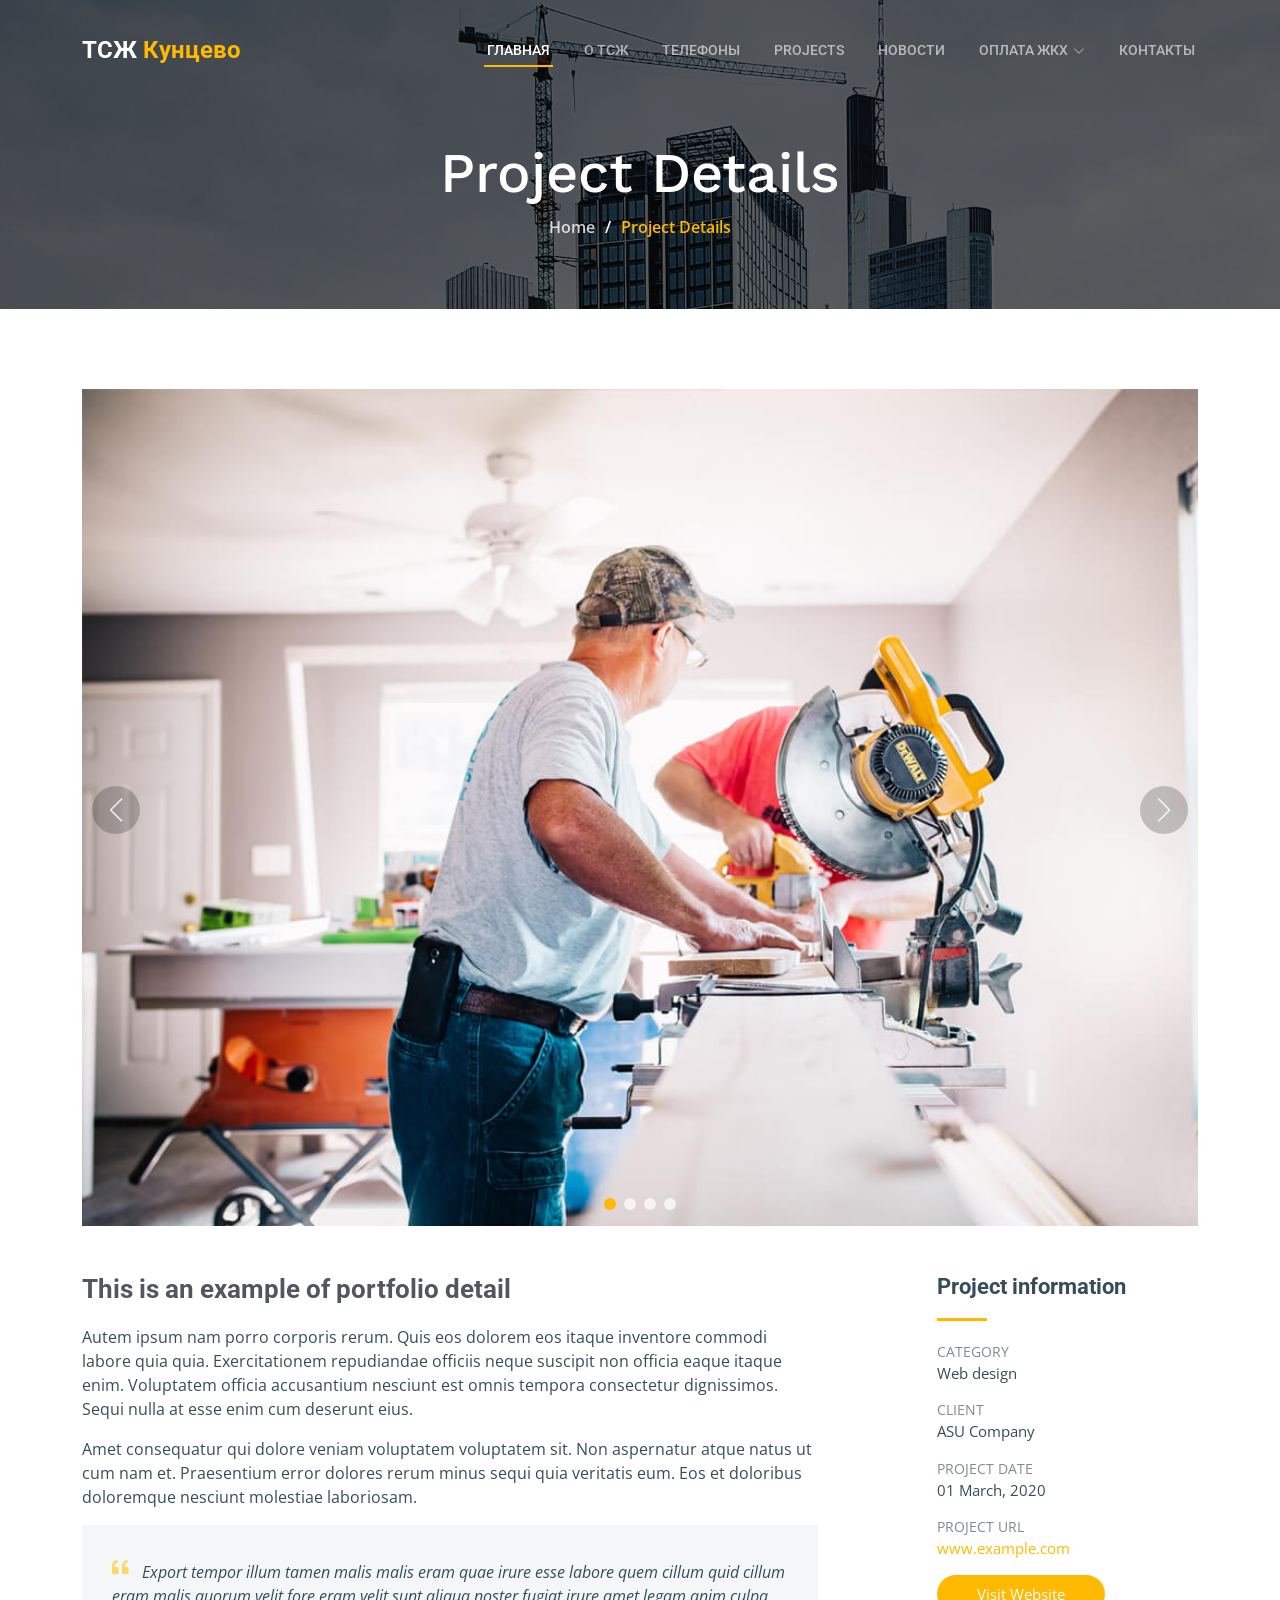
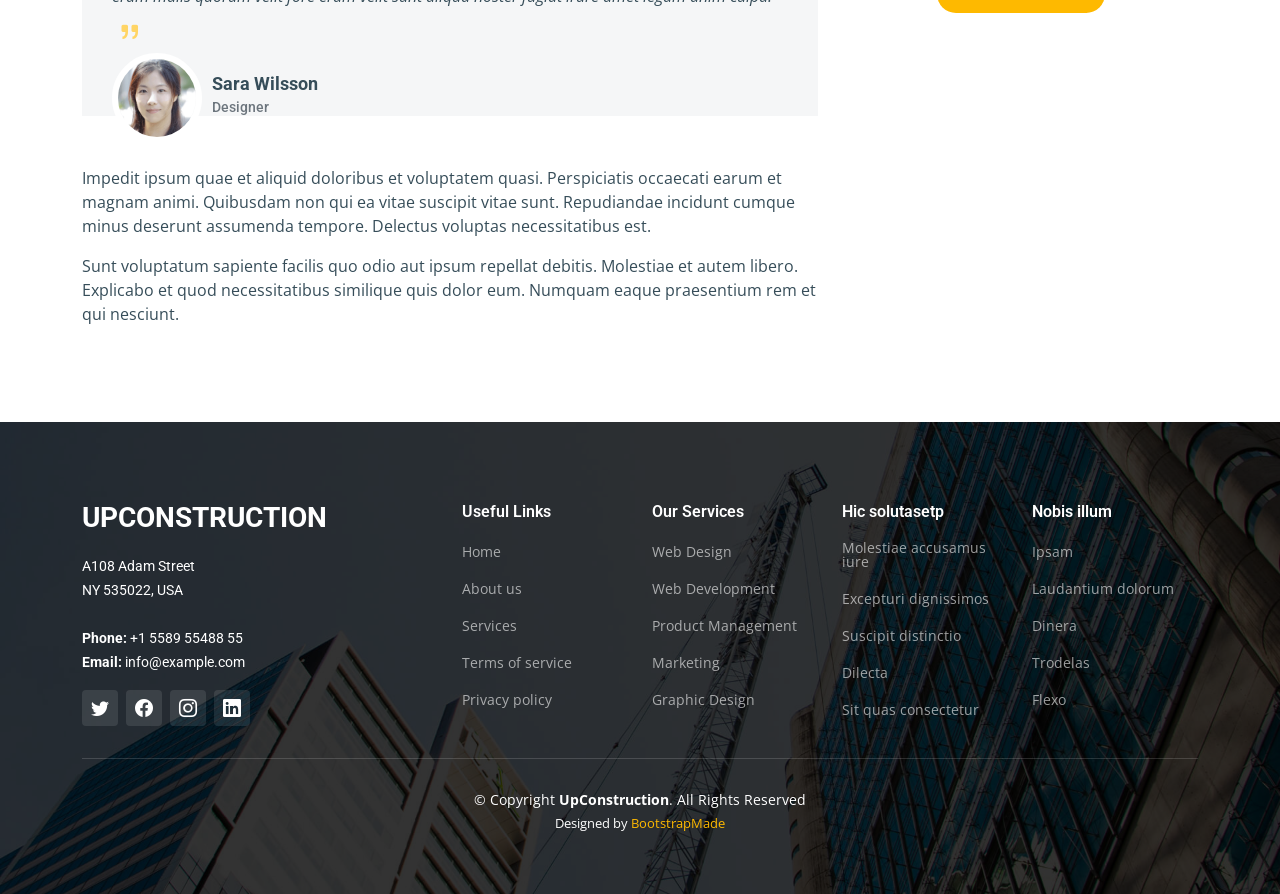
<file: project-details.html>
<!DOCTYPE html>
<html lang="en">

<head>
  <meta charset="utf-8">
  <meta content="width=device-width, initial-scale=1.0" name="viewport">

  <title>UpConstruction Bootstrap Template - Project Details</title>
  <meta content="" name="description">
  <meta content="" name="keywords">

  <!-- Favicons -->
  <link href="assets/img/favicon.png" rel="icon">
  <link href="assets/img/apple-touch-icon.png" rel="apple-touch-icon">

  <!-- Google Fonts -->
  <link rel="preconnect" href="https://fonts.googleapis.com">
  <link rel="preconnect" href="https://fonts.gstatic.com" crossorigin>
  <link href="https://fonts.googleapis.com/css2?family=Open+Sans:ital,wght@0,300;0,400;0,500;0,600;0,700;1,300;1,400;1,600;1,700&family=Roboto:ital,wght@0,300;0,400;0,500;0,600;0,700;1,300;1,400;1,500;1,600;1,700&family=Work+Sans:ital,wght@0,300;0,400;0,500;0,600;0,700;1,300;1,400;1,500;1,600;1,700&display=swap" rel="stylesheet">

  <!-- Vendor CSS Files -->
  <link href="assets/vendor/bootstrap/css/bootstrap.min.css" rel="stylesheet">
  <link href="assets/vendor/bootstrap-icons/bootstrap-icons.css" rel="stylesheet">
  <link href="assets/vendor/fontawesome-free/css/all.min.css" rel="stylesheet">
  <link href="assets/vendor/aos/aos.css" rel="stylesheet">
  <link href="assets/vendor/glightbox/css/glightbox.min.css" rel="stylesheet">
  <link href="assets/vendor/swiper/swiper-bundle.min.css" rel="stylesheet">

  <!-- Template Main CSS File -->
  <link href="assets/css/main.css" rel="stylesheet">

  <!-- =======================================================
  * Template Name: UpConstruction - v1.2.1
  * Template URL: https://bootstrapmade.com/upconstruction-bootstrap-construction-website-template/
  * Author: BootstrapMade.com
  * License: https://bootstrapmade.com/license/
  ======================================================== -->
</head>

<body>

  <!-- ======= Header ======= -->
  <header id="header" class="header d-flex align-items-center">
    <div class="container-fluid container-xl d-flex align-items-center justify-content-between">

      <a href="index.html" class="logo d-flex align-items-center">
        <!-- Uncomment the line below if you also wish to use an image logo -->
        <!-- <img src="assets/img/logo.png" alt=""> -->
        <h1>ТСЖ <span>Кунцево</span></h1>
      </a>

      <i class="mobile-nav-toggle mobile-nav-show bi bi-list"></i>
      <i class="mobile-nav-toggle mobile-nav-hide d-none bi bi-x"></i>
      <nav id="navbar" class="navbar">
        <ul>
          <li><a href="index.html" class="active">Главная</a></li>
          <li><a href="about.html">О ТСЖ</a></li>
          <li><a href="services.html">Телефоны</a></li>
          <li><a href="projects.html">Projects</a></li>
          <li><a href="blog.html">Новости</a></li>
          <li class="dropdown"><a href="#"><span>Оплата ЖКХ</span> <i class="bi bi-chevron-down dropdown-indicator"></i></a>
            <ul>
              <li><a href="#">Вода</a></li>
              <li class="dropdown"><a href="#"><span>Deep Dropdown</span> <i class="bi bi-chevron-down dropdown-indicator"></i></a>
                <ul>
                  <li><a href="#">Deep Dropdown 1</a></li>
                  <li><a href="#">Deep Dropdown 2</a></li>
                  <li><a href="#">Deep Dropdown 3</a></li>
                  <li><a href="#">Deep Dropdown 4</a></li>
                  <li><a href="#">Deep Dropdown 5</a></li>
                </ul>
              </li>
              <li><a href="#">Электричество</a></li>
              <li><a href="#">Тарифы</a></li>
              <li><a href="#">Dropdown 4</a></li>
            </ul>
          </li>
          <li><a href="contact.html">Контакты</a></li>
        </ul>
      </nav><!-- .navbar -->

    </div>
  </header><!-- End Header -->

  <main id="main">

    <!-- ======= Breadcrumbs ======= -->
    <div class="breadcrumbs d-flex align-items-center" style="background-image: url('assets/img/breadcrumbs-bg.jpg');">
      <div class="container position-relative d-flex flex-column align-items-center" data-aos="fade">

        <h2>Project Details</h2>
        <ol>
          <li><a href="index.html">Home</a></li>
          <li>Project Details</li>
        </ol>

      </div>
    </div><!-- End Breadcrumbs -->

    <!-- ======= Projet Details Section ======= -->
    <section id="project-details" class="project-details">
      <div class="container" data-aos="fade-up" data-aos-delay="100">

        <div class="position-relative h-100">
          <div class="slides-1 portfolio-details-slider swiper">
            <div class="swiper-wrapper align-items-center">

              <div class="swiper-slide">
                <img src="assets/img/projects/remodeling-1.jpg" alt="">
              </div>

              <div class="swiper-slide">
                <img src="assets/img/projects/construction-1.jpg" alt="">
              </div>

              <div class="swiper-slide">
                <img src="assets/img/projects/design-1.jpg" alt="">
              </div>

              <div class="swiper-slide">
                <img src="assets/img/projects/repairs-1.jpg" alt="">
              </div>

            </div>
            <div class="swiper-pagination"></div>
          </div>
          <div class="swiper-button-prev"></div>
          <div class="swiper-button-next"></div>

        </div>

        <div class="row justify-content-between gy-4 mt-4">

          <div class="col-lg-8">
            <div class="portfolio-description">
              <h2>This is an example of portfolio detail</h2>
              <p>
                Autem ipsum nam porro corporis rerum. Quis eos dolorem eos itaque inventore commodi labore quia quia. Exercitationem repudiandae officiis neque suscipit non officia eaque itaque enim. Voluptatem officia accusantium nesciunt est omnis tempora consectetur dignissimos. Sequi nulla at esse enim cum deserunt eius.
              </p>
              <p>
                Amet consequatur qui dolore veniam voluptatem voluptatem sit. Non aspernatur atque natus ut cum nam et. Praesentium error dolores rerum minus sequi quia veritatis eum. Eos et doloribus doloremque nesciunt molestiae laboriosam.
              </p>

              <div class="testimonial-item">
                <p>
                  <i class="bi bi-quote quote-icon-left"></i>
                  Export tempor illum tamen malis malis eram quae irure esse labore quem cillum quid cillum eram malis quorum velit fore eram velit sunt aliqua noster fugiat irure amet legam anim culpa.
                  <i class="bi bi-quote quote-icon-right"></i>
                </p>
                <div>
                  <img src="assets/img/testimonials/testimonials-2.jpg" class="testimonial-img" alt="">
                  <h3>Sara Wilsson</h3>
                  <h4>Designer</h4>
                </div>
              </div>

              <p>
                Impedit ipsum quae et aliquid doloribus et voluptatem quasi. Perspiciatis occaecati earum et magnam animi. Quibusdam non qui ea vitae suscipit vitae sunt. Repudiandae incidunt cumque minus deserunt assumenda tempore. Delectus voluptas necessitatibus est.

              <p>
                Sunt voluptatum sapiente facilis quo odio aut ipsum repellat debitis. Molestiae et autem libero. Explicabo et quod necessitatibus similique quis dolor eum. Numquam eaque praesentium rem et qui nesciunt.
              </p>

            </div>
          </div>

          <div class="col-lg-3">
            <div class="portfolio-info">
              <h3>Project information</h3>
              <ul>
                <li><strong>Category</strong> <span>Web design</span></li>
                <li><strong>Client</strong> <span>ASU Company</span></li>
                <li><strong>Project date</strong> <span>01 March, 2020</span></li>
                <li><strong>Project URL</strong> <a href="#">www.example.com</a></li>
                <li><a href="#" class="btn-visit align-self-start">Visit Website</a></li>
              </ul>
            </div>
          </div>

        </div>

      </div>
    </section><!-- End Projet Details Section -->

  </main><!-- End #main -->

  <!-- ======= Footer ======= -->
  <footer id="footer" class="footer">

    <div class="footer-content position-relative">
      <div class="container">
        <div class="row">

          <div class="col-lg-4 col-md-6">
            <div class="footer-info">
              <h3>UpConstruction</h3>
              <p>
                A108 Adam Street <br>
                NY 535022, USA<br><br>
                <strong>Phone:</strong> +1 5589 55488 55<br>
                <strong>Email:</strong> info@example.com<br>
              </p>
              <div class="social-links d-flex mt-3">
                <a href="#" class="d-flex align-items-center justify-content-center"><i class="bi bi-twitter"></i></a>
                <a href="#" class="d-flex align-items-center justify-content-center"><i class="bi bi-facebook"></i></a>
                <a href="#" class="d-flex align-items-center justify-content-center"><i class="bi bi-instagram"></i></a>
                <a href="#" class="d-flex align-items-center justify-content-center"><i class="bi bi-linkedin"></i></a>
              </div>
            </div>
          </div><!-- End footer info column-->

          <div class="col-lg-2 col-md-3 footer-links">
            <h4>Useful Links</h4>
            <ul>
              <li><a href="#">Home</a></li>
              <li><a href="#">About us</a></li>
              <li><a href="#">Services</a></li>
              <li><a href="#">Terms of service</a></li>
              <li><a href="#">Privacy policy</a></li>
            </ul>
          </div><!-- End footer links column-->

          <div class="col-lg-2 col-md-3 footer-links">
            <h4>Our Services</h4>
            <ul>
              <li><a href="#">Web Design</a></li>
              <li><a href="#">Web Development</a></li>
              <li><a href="#">Product Management</a></li>
              <li><a href="#">Marketing</a></li>
              <li><a href="#">Graphic Design</a></li>
            </ul>
          </div><!-- End footer links column-->

          <div class="col-lg-2 col-md-3 footer-links">
            <h4>Hic solutasetp</h4>
            <ul>
              <li><a href="#">Molestiae accusamus iure</a></li>
              <li><a href="#">Excepturi dignissimos</a></li>
              <li><a href="#">Suscipit distinctio</a></li>
              <li><a href="#">Dilecta</a></li>
              <li><a href="#">Sit quas consectetur</a></li>
            </ul>
          </div><!-- End footer links column-->

          <div class="col-lg-2 col-md-3 footer-links">
            <h4>Nobis illum</h4>
            <ul>
              <li><a href="#">Ipsam</a></li>
              <li><a href="#">Laudantium dolorum</a></li>
              <li><a href="#">Dinera</a></li>
              <li><a href="#">Trodelas</a></li>
              <li><a href="#">Flexo</a></li>
            </ul>
          </div><!-- End footer links column-->

        </div>
      </div>
    </div>

    <div class="footer-legal text-center position-relative">
      <div class="container">
        <div class="copyright">
          &copy; Copyright <strong><span>UpConstruction</span></strong>. All Rights Reserved
        </div>
        <div class="credits">
          <!-- All the links in the footer should remain intact. -->
          <!-- You can delete the links only if you purchased the pro version. -->
          <!-- Licensing information: https://bootstrapmade.com/license/ -->
          <!-- Purchase the pro version with working PHP/AJAX contact form: https://bootstrapmade.com/upconstruction-bootstrap-construction-website-template/ -->
          Designed by <a href="https://bootstrapmade.com/">BootstrapMade</a>
        </div>
      </div>
    </div>

  </footer>
  <!-- End Footer -->

  <a href="#" class="scroll-top d-flex align-items-center justify-content-center"><i class="bi bi-arrow-up-short"></i></a>

  <div id="preloader"></div>

  <!-- Vendor JS Files -->
  <script src="assets/vendor/bootstrap/js/bootstrap.bundle.min.js"></script>
  <script src="assets/vendor/aos/aos.js"></script>
  <script src="assets/vendor/glightbox/js/glightbox.min.js"></script>
  <script src="assets/vendor/isotope-layout/isotope.pkgd.min.js"></script>
  <script src="assets/vendor/swiper/swiper-bundle.min.js"></script>
  <script src="assets/vendor/purecounter/purecounter_vanilla.js"></script>
  <script src="assets/vendor/php-email-form/validate.js"></script>

  <!-- Template Main JS File -->
  <script src="assets/js/main.js"></script>

</body>

</html>
</file>
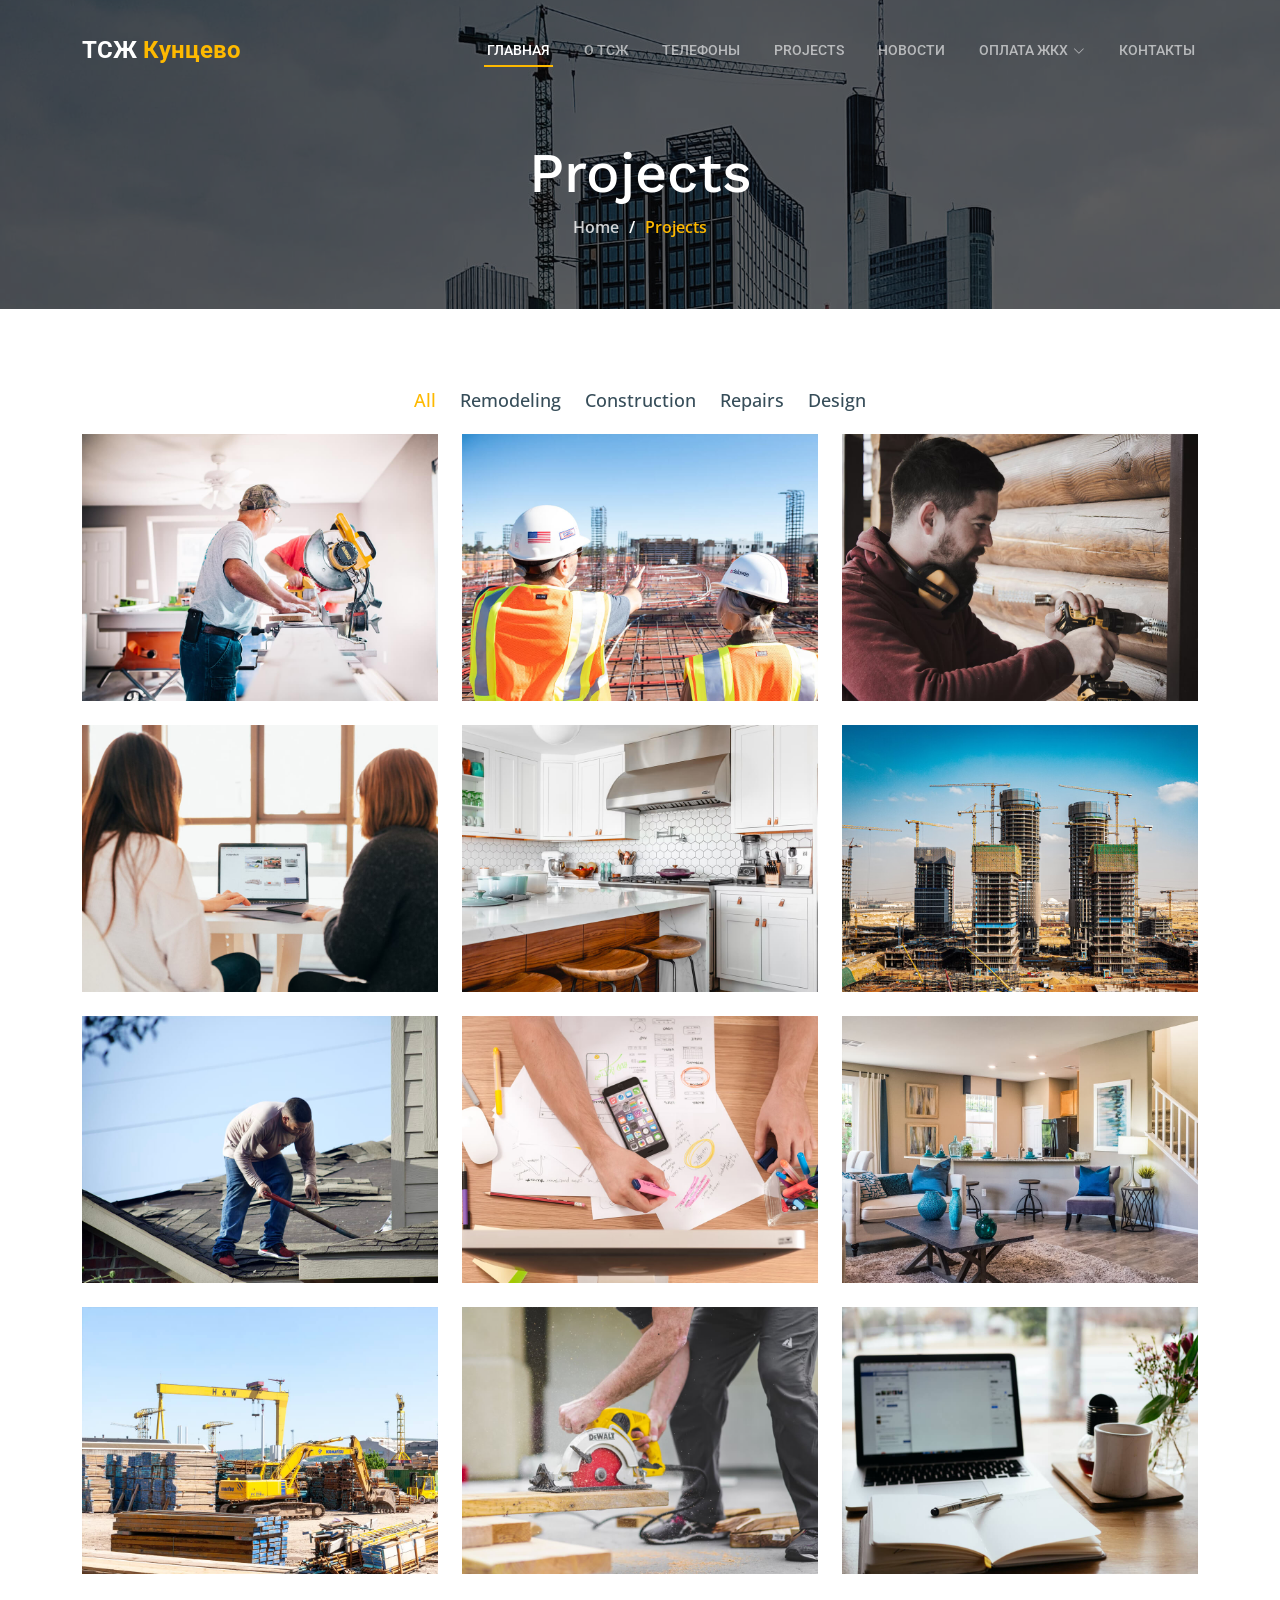
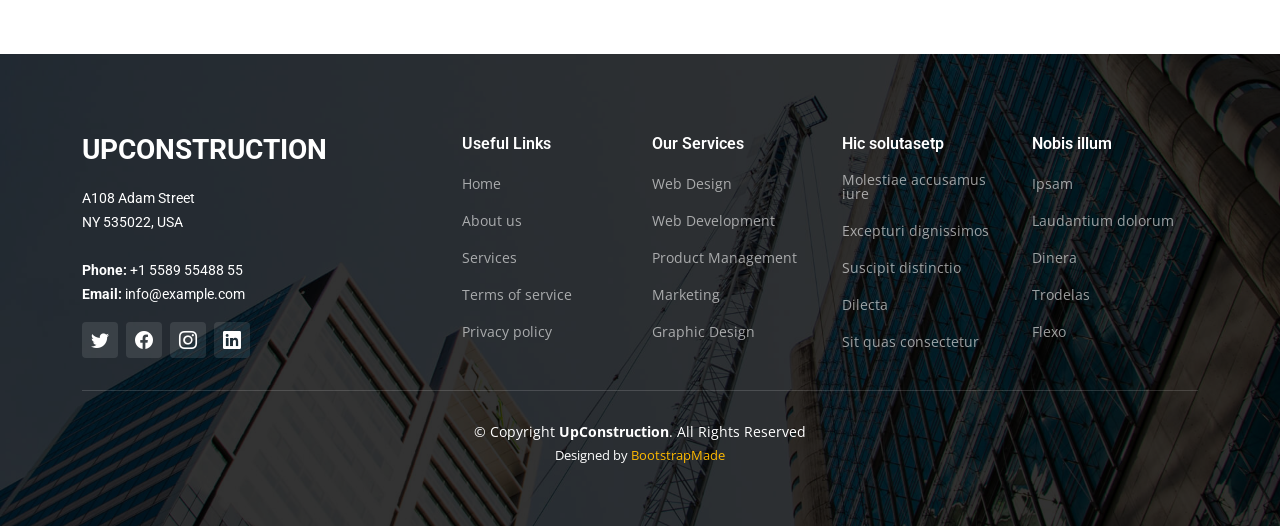
<file: projects.html>
<!DOCTYPE html>
<html lang="en">

<head>
  <meta charset="utf-8">
  <meta content="width=device-width, initial-scale=1.0" name="viewport">

  <title>UpConstruction Bootstrap Template - Projects</title>
  <meta content="" name="description">
  <meta content="" name="keywords">

  <!-- Favicons -->
  <link href="assets/img/favicon.png" rel="icon">
  <link href="assets/img/apple-touch-icon.png" rel="apple-touch-icon">

  <!-- Google Fonts -->
  <link rel="preconnect" href="https://fonts.googleapis.com">
  <link rel="preconnect" href="https://fonts.gstatic.com" crossorigin>
  <link href="https://fonts.googleapis.com/css2?family=Open+Sans:ital,wght@0,300;0,400;0,500;0,600;0,700;1,300;1,400;1,600;1,700&family=Roboto:ital,wght@0,300;0,400;0,500;0,600;0,700;1,300;1,400;1,500;1,600;1,700&family=Work+Sans:ital,wght@0,300;0,400;0,500;0,600;0,700;1,300;1,400;1,500;1,600;1,700&display=swap" rel="stylesheet">

  <!-- Vendor CSS Files -->
  <link href="assets/vendor/bootstrap/css/bootstrap.min.css" rel="stylesheet">
  <link href="assets/vendor/bootstrap-icons/bootstrap-icons.css" rel="stylesheet">
  <link href="assets/vendor/fontawesome-free/css/all.min.css" rel="stylesheet">
  <link href="assets/vendor/aos/aos.css" rel="stylesheet">
  <link href="assets/vendor/glightbox/css/glightbox.min.css" rel="stylesheet">
  <link href="assets/vendor/swiper/swiper-bundle.min.css" rel="stylesheet">

  <!-- Template Main CSS File -->
  <link href="assets/css/main.css" rel="stylesheet">

  <!-- =======================================================
  * Template Name: UpConstruction - v1.2.1
  * Template URL: https://bootstrapmade.com/upconstruction-bootstrap-construction-website-template/
  * Author: BootstrapMade.com
  * License: https://bootstrapmade.com/license/
  ======================================================== -->
</head>

<body>

  <!-- ======= Header ======= -->
  <header id="header" class="header d-flex align-items-center">
    <div class="container-fluid container-xl d-flex align-items-center justify-content-between">

      <a href="index.html" class="logo d-flex align-items-center">
        <!-- Uncomment the line below if you also wish to use an image logo -->
        <!-- <img src="assets/img/logo.png" alt=""> -->
        <h1>ТСЖ <span>Кунцево</span></h1>
      </a>

      <i class="mobile-nav-toggle mobile-nav-show bi bi-list"></i>
      <i class="mobile-nav-toggle mobile-nav-hide d-none bi bi-x"></i>
      <nav id="navbar" class="navbar">
        <ul>
          <li><a href="index.html" class="active">Главная</a></li>
          <li><a href="about.html">О ТСЖ</a></li>
          <li><a href="services.html">Телефоны</a></li>
          <li><a href="projects.html">Projects</a></li>
          <li><a href="blog.html">Новости</a></li>
          <li class="dropdown"><a href="#"><span>Оплата ЖКХ</span> <i class="bi bi-chevron-down dropdown-indicator"></i></a>
            <ul>
              <li><a href="#">Вода</a></li>
              <li class="dropdown"><a href="#"><span>Deep Dropdown</span> <i class="bi bi-chevron-down dropdown-indicator"></i></a>
                <ul>
                  <li><a href="#">Deep Dropdown 1</a></li>
                  <li><a href="#">Deep Dropdown 2</a></li>
                  <li><a href="#">Deep Dropdown 3</a></li>
                  <li><a href="#">Deep Dropdown 4</a></li>
                  <li><a href="#">Deep Dropdown 5</a></li>
                </ul>
              </li>
              <li><a href="#">Электричество</a></li>
              <li><a href="#">Тарифы</a></li>
              <li><a href="#">Dropdown 4</a></li>
            </ul>
          </li>
          <li><a href="contact.html">Контакты</a></li>
        </ul>
      </nav><!-- .navbar -->

    </div>
  </header><!-- End Header -->

  <main id="main">

    <!-- ======= Breadcrumbs ======= -->
    <div class="breadcrumbs d-flex align-items-center" style="background-image: url('assets/img/breadcrumbs-bg.jpg');">
      <div class="container position-relative d-flex flex-column align-items-center" data-aos="fade">

        <h2>Projects</h2>
        <ol>
          <li><a href="index.html">Home</a></li>
          <li>Projects</li>
        </ol>

      </div>
    </div><!-- End Breadcrumbs -->

    <!-- ======= Our Projects Section ======= -->
    <section id="projects" class="projects">
      <div class="container" data-aos="fade-up">

        <div class="portfolio-isotope" data-portfolio-filter="*" data-portfolio-layout="masonry" data-portfolio-sort="original-order">

          <ul class="portfolio-flters" data-aos="fade-up" data-aos-delay="100">
            <li data-filter="*" class="filter-active">All</li>
            <li data-filter=".filter-remodeling">Remodeling</li>
            <li data-filter=".filter-construction">Construction</li>
            <li data-filter=".filter-repairs">Repairs</li>
            <li data-filter=".filter-design">Design</li>
          </ul><!-- End Projects Filters -->

          <div class="row gy-4 portfolio-container" data-aos="fade-up" data-aos-delay="200">

            <div class="col-lg-4 col-md-6 portfolio-item filter-remodeling">
              <div class="portfolio-content h-100">
                <img src="assets/img/projects/remodeling-1.jpg" class="img-fluid" alt="">
                <div class="portfolio-info">
                  <h4>Remodeling 1</h4>
                  <p>Lorem ipsum, dolor sit amet consectetur</p>
                  <a href="assets/img/projects/remodeling-1.jpg" title="Remodeling 1" data-gallery="portfolio-gallery-remodeling" class="glightbox preview-link"><i class="bi bi-zoom-in"></i></a>
                  <a href="project-details.html" title="More Details" class="details-link"><i class="bi bi-link-45deg"></i></a>
                </div>
              </div>
            </div><!-- End Projects Item -->

            <div class="col-lg-4 col-md-6 portfolio-item filter-construction">
              <div class="portfolio-content h-100">
                <img src="assets/img/projects/construction-1.jpg" class="img-fluid" alt="">
                <div class="portfolio-info">
                  <h4>Construction 1</h4>
                  <p>Lorem ipsum, dolor sit amet consectetur</p>
                  <a href="assets/img/projects/construction-1.jpg" title="Construction 1" data-gallery="portfolio-gallery-construction" class="glightbox preview-link"><i class="bi bi-zoom-in"></i></a>
                  <a href="project-details.html" title="More Details" class="details-link"><i class="bi bi-link-45deg"></i></a>
                </div>
              </div>
            </div><!-- End Projects Item -->

            <div class="col-lg-4 col-md-6 portfolio-item filter-repairs">
              <div class="portfolio-content h-100">
                <img src="assets/img/projects/repairs-1.jpg" class="img-fluid" alt="">
                <div class="portfolio-info">
                  <h4>Repairs 1</h4>
                  <p>Lorem ipsum, dolor sit amet consectetur</p>
                  <a href="assets/img/projects/repairs-1.jpg" title="Repairs 1" data-gallery="portfolio-gallery-repairs" class="glightbox preview-link"><i class="bi bi-zoom-in"></i></a>
                  <a href="project-details.html" title="More Details" class="details-link"><i class="bi bi-link-45deg"></i></a>
                </div>
              </div>
            </div><!-- End Projects Item -->

            <div class="col-lg-4 col-md-6 portfolio-item filter-design">
              <div class="portfolio-content h-100">
                <img src="assets/img/projects/design-1.jpg" class="img-fluid" alt="">
                <div class="portfolio-info">
                  <h4>Design 1</h4>
                  <p>Lorem ipsum, dolor sit amet consectetur</p>
                  <a href="assets/img/projects/design-1.jpg" title="Repairs 1" data-gallery="portfolio-gallery-book" class="glightbox preview-link"><i class="bi bi-zoom-in"></i></a>
                  <a href="project-details.html" title="More Details" class="details-link"><i class="bi bi-link-45deg"></i></a>
                </div>
              </div>
            </div><!-- End Projects Item -->

            <div class="col-lg-4 col-md-6 portfolio-item filter-remodeling">
              <div class="portfolio-content h-100">
                <img src="assets/img/projects/remodeling-2.jpg" class="img-fluid" alt="">
                <div class="portfolio-info">
                  <h4>Remodeling 2</h4>
                  <p>Lorem ipsum, dolor sit amet consectetur</p>
                  <a href="assets/img/projects/remodeling-2.jpg" title="Remodeling 2" data-gallery="portfolio-gallery-remodeling" class="glightbox preview-link"><i class="bi bi-zoom-in"></i></a>
                  <a href="project-details.html" title="More Details" class="details-link"><i class="bi bi-link-45deg"></i></a>
                </div>
              </div>
            </div><!-- End Projects Item -->

            <div class="col-lg-4 col-md-6 portfolio-item filter-construction">
              <div class="portfolio-content h-100">
                <img src="assets/img/projects/construction-2.jpg" class="img-fluid" alt="">
                <div class="portfolio-info">
                  <h4>Construction 2</h4>
                  <p>Lorem ipsum, dolor sit amet consectetur</p>
                  <a href="assets/img/projects/construction-2.jpg" title="Construction 2" data-gallery="portfolio-gallery-construction" class="glightbox preview-link"><i class="bi bi-zoom-in"></i></a>
                  <a href="project-details.html" title="More Details" class="details-link"><i class="bi bi-link-45deg"></i></a>
                </div>
              </div>
            </div><!-- End Projects Item -->

            <div class="col-lg-4 col-md-6 portfolio-item filter-repairs">
              <div class="portfolio-content h-100">
                <img src="assets/img/projects/repairs-2.jpg" class="img-fluid" alt="">
                <div class="portfolio-info">
                  <h4>Repairs 2</h4>
                  <p>Lorem ipsum, dolor sit amet consectetur</p>
                  <a href="assets/img/projects/repairs-2.jpg" title="Repairs 2" data-gallery="portfolio-gallery-repairs" class="glightbox preview-link"><i class="bi bi-zoom-in"></i></a>
                  <a href="project-details.html" title="More Details" class="details-link"><i class="bi bi-link-45deg"></i></a>
                </div>
              </div>
            </div><!-- End Projects Item -->

            <div class="col-lg-4 col-md-6 portfolio-item filter-design">
              <div class="portfolio-content h-100">
                <img src="assets/img/projects/design-2.jpg" class="img-fluid" alt="">
                <div class="portfolio-info">
                  <h4>Design 2</h4>
                  <p>Lorem ipsum, dolor sit amet consectetur</p>
                  <a href="assets/img/projects/design-2.jpg" title="Repairs 2" data-gallery="portfolio-gallery-book" class="glightbox preview-link"><i class="bi bi-zoom-in"></i></a>
                  <a href="project-details.html" title="More Details" class="details-link"><i class="bi bi-link-45deg"></i></a>
                </div>
              </div>
            </div><!-- End Projects Item -->

            <div class="col-lg-4 col-md-6 portfolio-item filter-remodeling">
              <div class="portfolio-content h-100">
                <img src="assets/img/projects/remodeling-3.jpg" class="img-fluid" alt="">
                <div class="portfolio-info">
                  <h4>Remodeling 3</h4>
                  <p>Lorem ipsum, dolor sit amet consectetur</p>
                  <a href="assets/img/projects/remodeling-3.jpg" title="Remodeling 3" data-gallery="portfolio-gallery-remodeling" class="glightbox preview-link"><i class="bi bi-zoom-in"></i></a>
                  <a href="project-details.html" title="More Details" class="details-link"><i class="bi bi-link-45deg"></i></a>
                </div>
              </div>
            </div><!-- End Projects Item -->

            <div class="col-lg-4 col-md-6 portfolio-item filter-construction">
              <div class="portfolio-content h-100">
                <img src="assets/img/projects/construction-3.jpg" class="img-fluid" alt="">
                <div class="portfolio-info">
                  <h4>Construction 3</h4>
                  <p>Lorem ipsum, dolor sit amet consectetur</p>
                  <a href="assets/img/projects/construction-3.jpg" title="Construction 3" data-gallery="portfolio-gallery-construction" class="glightbox preview-link"><i class="bi bi-zoom-in"></i></a>
                  <a href="project-details.html" title="More Details" class="details-link"><i class="bi bi-link-45deg"></i></a>
                </div>
              </div>
            </div><!-- End Projects Item -->

            <div class="col-lg-4 col-md-6 portfolio-item filter-repairs">
              <div class="portfolio-content h-100">
                <img src="assets/img/projects/repairs-3.jpg" class="img-fluid" alt="">
                <div class="portfolio-info">
                  <h4>Repairs 3</h4>
                  <p>Lorem ipsum, dolor sit amet consectetur</p>
                  <a href="assets/img/projects/repairs-3.jpg" title="Repairs 2" data-gallery="portfolio-gallery-repairs" class="glightbox preview-link"><i class="bi bi-zoom-in"></i></a>
                  <a href="project-details.html" title="More Details" class="details-link"><i class="bi bi-link-45deg"></i></a>
                </div>
              </div>
            </div><!-- End Projects Item -->

            <div class="col-lg-4 col-md-6 portfolio-item filter-design">
              <div class="portfolio-content h-100">
                <img src="assets/img/projects/design-3.jpg" class="img-fluid" alt="">
                <div class="portfolio-info">
                  <h4>Design 3</h4>
                  <p>Lorem ipsum, dolor sit amet consectetur</p>
                  <a href="assets/img/projects/design-3.jpg" title="Repairs 3" data-gallery="portfolio-gallery-book" class="glightbox preview-link"><i class="bi bi-zoom-in"></i></a>
                  <a href="project-details.html" title="More Details" class="details-link"><i class="bi bi-link-45deg"></i></a>
                </div>
              </div>
            </div><!-- End Projects Item -->

          </div><!-- End Projects Container -->

        </div>

      </div>
    </section><!-- End Our Projects Section -->

  </main><!-- End #main -->

  <!-- ======= Footer ======= -->
  <footer id="footer" class="footer">

    <div class="footer-content position-relative">
      <div class="container">
        <div class="row">

          <div class="col-lg-4 col-md-6">
            <div class="footer-info">
              <h3>UpConstruction</h3>
              <p>
                A108 Adam Street <br>
                NY 535022, USA<br><br>
                <strong>Phone:</strong> +1 5589 55488 55<br>
                <strong>Email:</strong> info@example.com<br>
              </p>
              <div class="social-links d-flex mt-3">
                <a href="#" class="d-flex align-items-center justify-content-center"><i class="bi bi-twitter"></i></a>
                <a href="#" class="d-flex align-items-center justify-content-center"><i class="bi bi-facebook"></i></a>
                <a href="#" class="d-flex align-items-center justify-content-center"><i class="bi bi-instagram"></i></a>
                <a href="#" class="d-flex align-items-center justify-content-center"><i class="bi bi-linkedin"></i></a>
              </div>
            </div>
          </div><!-- End footer info column-->

          <div class="col-lg-2 col-md-3 footer-links">
            <h4>Useful Links</h4>
            <ul>
              <li><a href="#">Home</a></li>
              <li><a href="#">About us</a></li>
              <li><a href="#">Services</a></li>
              <li><a href="#">Terms of service</a></li>
              <li><a href="#">Privacy policy</a></li>
            </ul>
          </div><!-- End footer links column-->

          <div class="col-lg-2 col-md-3 footer-links">
            <h4>Our Services</h4>
            <ul>
              <li><a href="#">Web Design</a></li>
              <li><a href="#">Web Development</a></li>
              <li><a href="#">Product Management</a></li>
              <li><a href="#">Marketing</a></li>
              <li><a href="#">Graphic Design</a></li>
            </ul>
          </div><!-- End footer links column-->

          <div class="col-lg-2 col-md-3 footer-links">
            <h4>Hic solutasetp</h4>
            <ul>
              <li><a href="#">Molestiae accusamus iure</a></li>
              <li><a href="#">Excepturi dignissimos</a></li>
              <li><a href="#">Suscipit distinctio</a></li>
              <li><a href="#">Dilecta</a></li>
              <li><a href="#">Sit quas consectetur</a></li>
            </ul>
          </div><!-- End footer links column-->

          <div class="col-lg-2 col-md-3 footer-links">
            <h4>Nobis illum</h4>
            <ul>
              <li><a href="#">Ipsam</a></li>
              <li><a href="#">Laudantium dolorum</a></li>
              <li><a href="#">Dinera</a></li>
              <li><a href="#">Trodelas</a></li>
              <li><a href="#">Flexo</a></li>
            </ul>
          </div><!-- End footer links column-->

        </div>
      </div>
    </div>

    <div class="footer-legal text-center position-relative">
      <div class="container">
        <div class="copyright">
          &copy; Copyright <strong><span>UpConstruction</span></strong>. All Rights Reserved
        </div>
        <div class="credits">
          <!-- All the links in the footer should remain intact. -->
          <!-- You can delete the links only if you purchased the pro version. -->
          <!-- Licensing information: https://bootstrapmade.com/license/ -->
          <!-- Purchase the pro version with working PHP/AJAX contact form: https://bootstrapmade.com/upconstruction-bootstrap-construction-website-template/ -->
          Designed by <a href="https://bootstrapmade.com/">BootstrapMade</a>
        </div>
      </div>
    </div>

  </footer>
  <!-- End Footer -->

  <a href="#" class="scroll-top d-flex align-items-center justify-content-center"><i class="bi bi-arrow-up-short"></i></a>

  <div id="preloader"></div>

  <!-- Vendor JS Files -->
  <script src="assets/vendor/bootstrap/js/bootstrap.bundle.min.js"></script>
  <script src="assets/vendor/aos/aos.js"></script>
  <script src="assets/vendor/glightbox/js/glightbox.min.js"></script>
  <script src="assets/vendor/isotope-layout/isotope.pkgd.min.js"></script>
  <script src="assets/vendor/swiper/swiper-bundle.min.js"></script>
  <script src="assets/vendor/purecounter/purecounter_vanilla.js"></script>
  <script src="assets/vendor/php-email-form/validate.js"></script>

  <!-- Template Main JS File -->
  <script src="assets/js/main.js"></script>

</body>

</html>
</file>
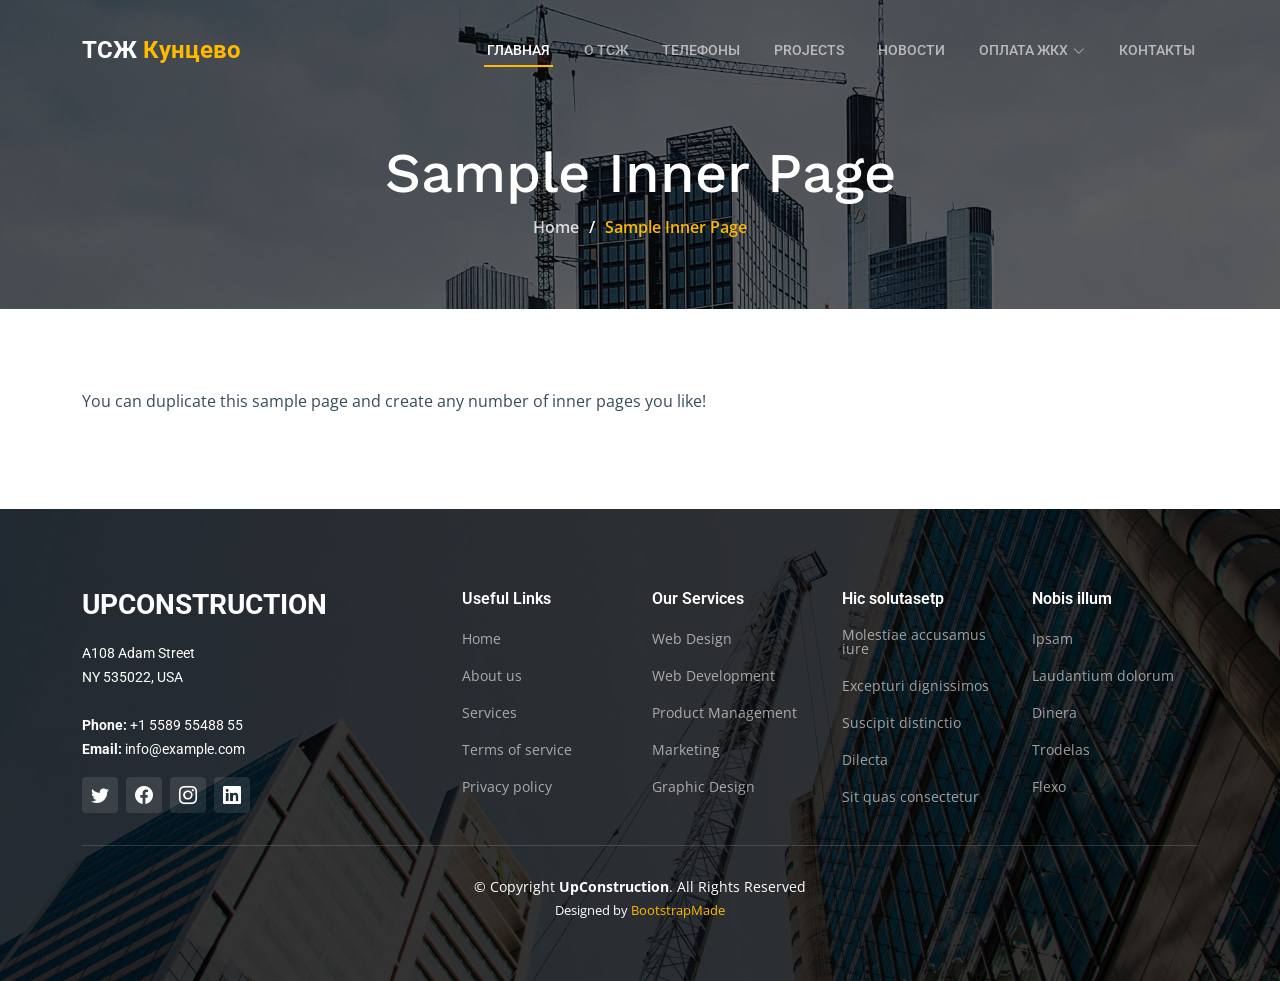
<file: sample-inner-page.html>
<!DOCTYPE html>
<html lang="en">

<head>
  <meta charset="utf-8">
  <meta content="width=device-width, initial-scale=1.0" name="viewport">

  <title>[Template] Sample Inner Page</title>
  <meta content="" name="description">
  <meta content="" name="keywords">

  <!-- Favicons -->
  <link href="assets/img/favicon.png" rel="icon">
  <link href="assets/img/apple-touch-icon.png" rel="apple-touch-icon">

  <!-- Google Fonts -->
  <link rel="preconnect" href="https://fonts.googleapis.com">
  <link rel="preconnect" href="https://fonts.gstatic.com" crossorigin>
  <link href="https://fonts.googleapis.com/css2?family=Open+Sans:ital,wght@0,300;0,400;0,500;0,600;0,700;1,300;1,400;1,600;1,700&family=Roboto:ital,wght@0,300;0,400;0,500;0,600;0,700;1,300;1,400;1,500;1,600;1,700&family=Work+Sans:ital,wght@0,300;0,400;0,500;0,600;0,700;1,300;1,400;1,500;1,600;1,700&display=swap" rel="stylesheet">

  <!-- Vendor CSS Files -->
  <link href="assets/vendor/bootstrap/css/bootstrap.min.css" rel="stylesheet">
  <link href="assets/vendor/bootstrap-icons/bootstrap-icons.css" rel="stylesheet">
  <link href="assets/vendor/fontawesome-free/css/all.min.css" rel="stylesheet">
  <link href="assets/vendor/aos/aos.css" rel="stylesheet">
  <link href="assets/vendor/glightbox/css/glightbox.min.css" rel="stylesheet">
  <link href="assets/vendor/swiper/swiper-bundle.min.css" rel="stylesheet">

  <!-- Template Main CSS File -->
  <link href="assets/css/main.css" rel="stylesheet">

  <!-- =======================================================
  * Template Name: UpConstruction - v1.2.1
  * Template URL: https://bootstrapmade.com/upconstruction-bootstrap-construction-website-template/
  * Author: BootstrapMade.com
  * License: https://bootstrapmade.com/license/
  ======================================================== -->
</head>

<body>

  <!-- ======= Header ======= -->
  <header id="header" class="header d-flex align-items-center">
    <div class="container-fluid container-xl d-flex align-items-center justify-content-between">

      <a href="index.html" class="logo d-flex align-items-center">
        <!-- Uncomment the line below if you also wish to use an image logo -->
        <!-- <img src="assets/img/logo.png" alt=""> -->
        <h1>ТСЖ <span>Кунцево</span></h1>
      </a>

      <i class="mobile-nav-toggle mobile-nav-show bi bi-list"></i>
      <i class="mobile-nav-toggle mobile-nav-hide d-none bi bi-x"></i>
      <nav id="navbar" class="navbar">
        <ul>
          <li><a href="index.html" class="active">Главная</a></li>
          <li><a href="about.html">О ТСЖ</a></li>
          <li><a href="services.html">Телефоны</a></li>
          <li><a href="projects.html">Projects</a></li>
          <li><a href="blog.html">Новости</a></li>
          <li class="dropdown"><a href="#"><span>Оплата ЖКХ</span> <i class="bi bi-chevron-down dropdown-indicator"></i></a>
            <ul>
              <li><a href="#">Вода</a></li>
              <li class="dropdown"><a href="#"><span>Deep Dropdown</span> <i class="bi bi-chevron-down dropdown-indicator"></i></a>
                <ul>
                  <li><a href="#">Deep Dropdown 1</a></li>
                  <li><a href="#">Deep Dropdown 2</a></li>
                  <li><a href="#">Deep Dropdown 3</a></li>
                  <li><a href="#">Deep Dropdown 4</a></li>
                  <li><a href="#">Deep Dropdown 5</a></li>
                </ul>
              </li>
              <li><a href="#">Электричество</a></li>
              <li><a href="#">Тарифы</a></li>
              <li><a href="#">Dropdown 4</a></li>
            </ul>
          </li>
          <li><a href="contact.html">Контакты</a></li>
        </ul>
      </nav><!-- .navbar -->

    </div>
  </header><!-- End Header -->

  <main id="main">

    <!-- ======= Breadcrumbs ======= -->
    <div class="breadcrumbs d-flex align-items-center" style="background-image: url('assets/img/breadcrumbs-bg.jpg');">
      <div class="container position-relative d-flex flex-column align-items-center" data-aos="fade">

        <h2>Sample Inner Page</h2>
        <ol>
          <li><a href="index.html">Home</a></li>
          <li>Sample Inner Page</li>
        </ol>

      </div>
    </div><!-- End Breadcrumbs -->

    <section class="sample-page">
      <div class="container">

        <p>
          You can duplicate this sample page and create any number of inner pages you like!
        </p>

      </div>
    </section>

  </main><!-- End #main -->

  <!-- ======= Footer ======= -->
  <footer id="footer" class="footer">

    <div class="footer-content position-relative">
      <div class="container">
        <div class="row">

          <div class="col-lg-4 col-md-6">
            <div class="footer-info">
              <h3>UpConstruction</h3>
              <p>
                A108 Adam Street <br>
                NY 535022, USA<br><br>
                <strong>Phone:</strong> +1 5589 55488 55<br>
                <strong>Email:</strong> info@example.com<br>
              </p>
              <div class="social-links d-flex mt-3">
                <a href="#" class="d-flex align-items-center justify-content-center"><i class="bi bi-twitter"></i></a>
                <a href="#" class="d-flex align-items-center justify-content-center"><i class="bi bi-facebook"></i></a>
                <a href="#" class="d-flex align-items-center justify-content-center"><i class="bi bi-instagram"></i></a>
                <a href="#" class="d-flex align-items-center justify-content-center"><i class="bi bi-linkedin"></i></a>
              </div>
            </div>
          </div><!-- End footer info column-->

          <div class="col-lg-2 col-md-3 footer-links">
            <h4>Useful Links</h4>
            <ul>
              <li><a href="#">Home</a></li>
              <li><a href="#">About us</a></li>
              <li><a href="#">Services</a></li>
              <li><a href="#">Terms of service</a></li>
              <li><a href="#">Privacy policy</a></li>
            </ul>
          </div><!-- End footer links column-->

          <div class="col-lg-2 col-md-3 footer-links">
            <h4>Our Services</h4>
            <ul>
              <li><a href="#">Web Design</a></li>
              <li><a href="#">Web Development</a></li>
              <li><a href="#">Product Management</a></li>
              <li><a href="#">Marketing</a></li>
              <li><a href="#">Graphic Design</a></li>
            </ul>
          </div><!-- End footer links column-->

          <div class="col-lg-2 col-md-3 footer-links">
            <h4>Hic solutasetp</h4>
            <ul>
              <li><a href="#">Molestiae accusamus iure</a></li>
              <li><a href="#">Excepturi dignissimos</a></li>
              <li><a href="#">Suscipit distinctio</a></li>
              <li><a href="#">Dilecta</a></li>
              <li><a href="#">Sit quas consectetur</a></li>
            </ul>
          </div><!-- End footer links column-->

          <div class="col-lg-2 col-md-3 footer-links">
            <h4>Nobis illum</h4>
            <ul>
              <li><a href="#">Ipsam</a></li>
              <li><a href="#">Laudantium dolorum</a></li>
              <li><a href="#">Dinera</a></li>
              <li><a href="#">Trodelas</a></li>
              <li><a href="#">Flexo</a></li>
            </ul>
          </div><!-- End footer links column-->

        </div>
      </div>
    </div>

    <div class="footer-legal text-center position-relative">
      <div class="container">
        <div class="copyright">
          &copy; Copyright <strong><span>UpConstruction</span></strong>. All Rights Reserved
        </div>
        <div class="credits">
          <!-- All the links in the footer should remain intact. -->
          <!-- You can delete the links only if you purchased the pro version. -->
          <!-- Licensing information: https://bootstrapmade.com/license/ -->
          <!-- Purchase the pro version with working PHP/AJAX contact form: https://bootstrapmade.com/upconstruction-bootstrap-construction-website-template/ -->
          Designed by <a href="https://bootstrapmade.com/">BootstrapMade</a>
        </div>
      </div>
    </div>

  </footer>
  <!-- End Footer -->

  <a href="#" class="scroll-top d-flex align-items-center justify-content-center"><i class="bi bi-arrow-up-short"></i></a>

  <div id="preloader"></div>

  <!-- Vendor JS Files -->
  <script src="assets/vendor/bootstrap/js/bootstrap.bundle.min.js"></script>
  <script src="assets/vendor/aos/aos.js"></script>
  <script src="assets/vendor/glightbox/js/glightbox.min.js"></script>
  <script src="assets/vendor/isotope-layout/isotope.pkgd.min.js"></script>
  <script src="assets/vendor/swiper/swiper-bundle.min.js"></script>
  <script src="assets/vendor/purecounter/purecounter_vanilla.js"></script>
  <script src="assets/vendor/php-email-form/validate.js"></script>

  <!-- Template Main JS File -->
  <script src="assets/js/main.js"></script>

</body>

</html>
</file>
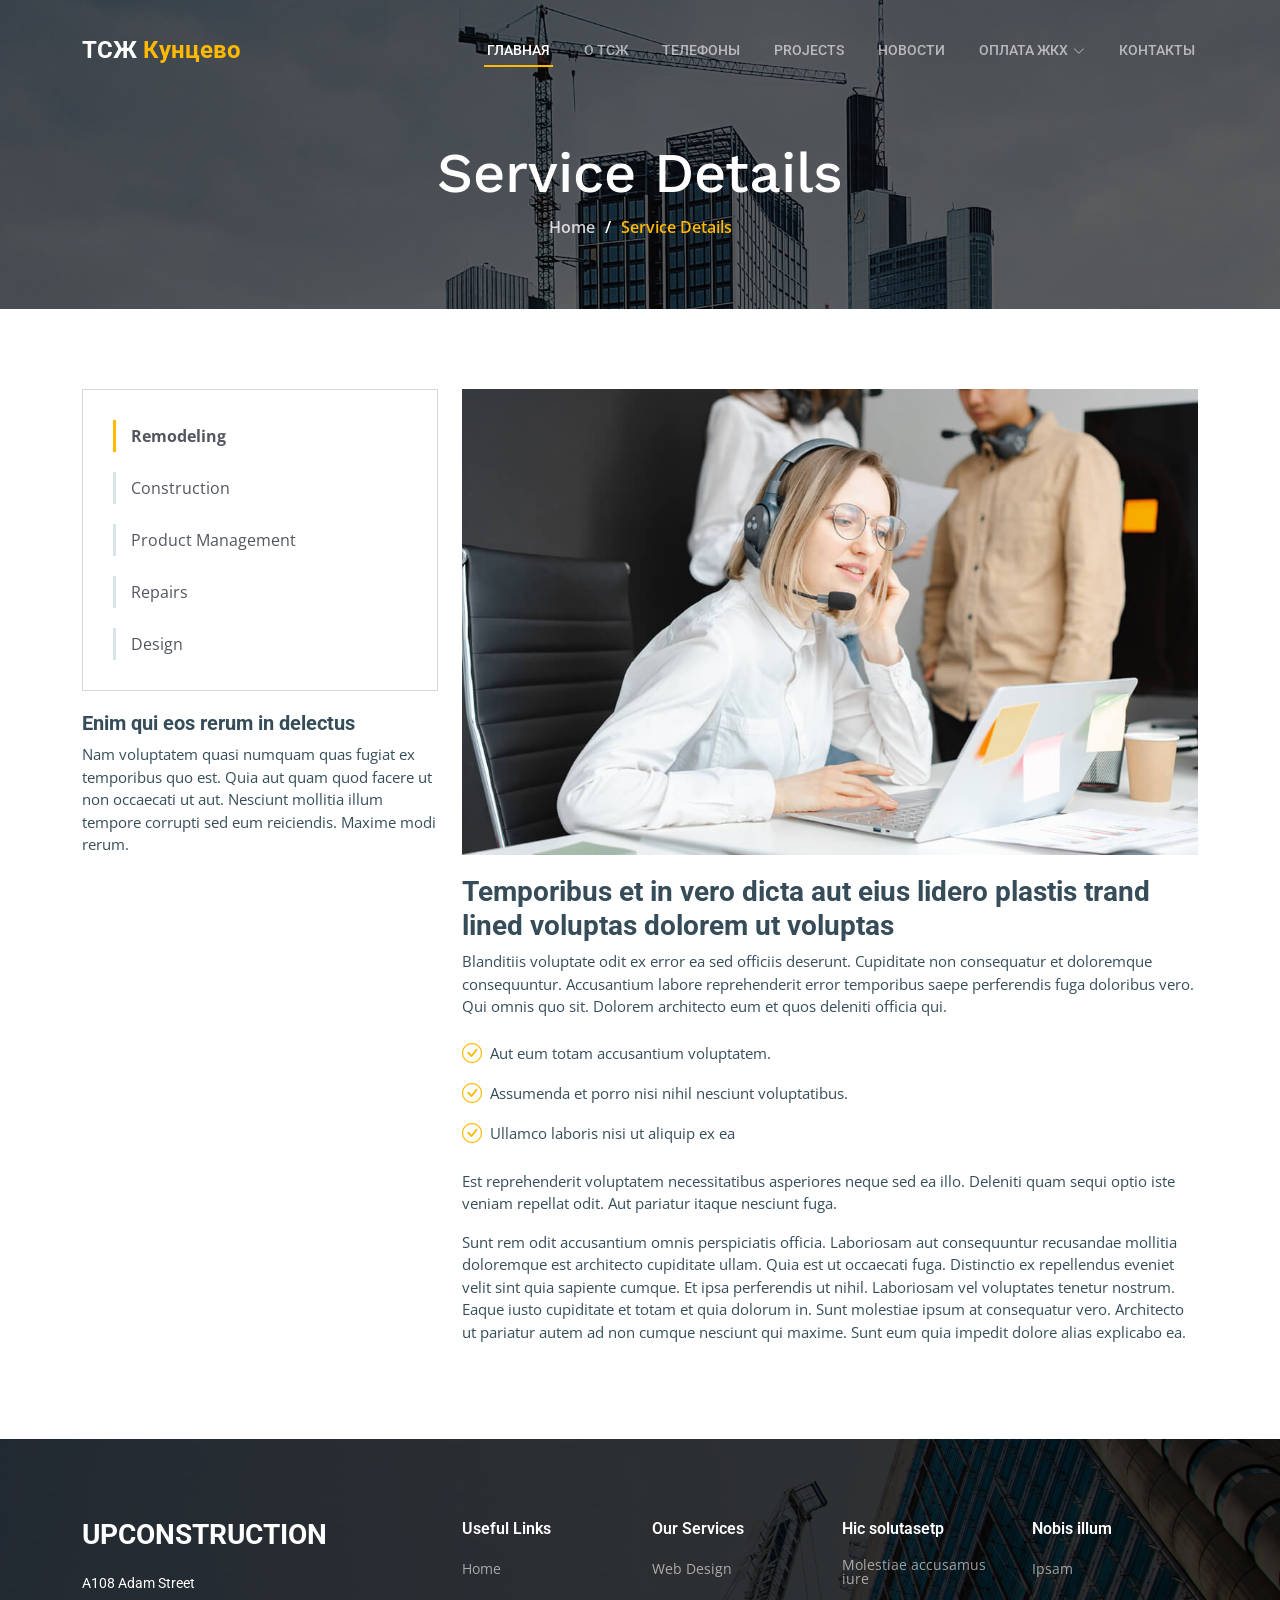
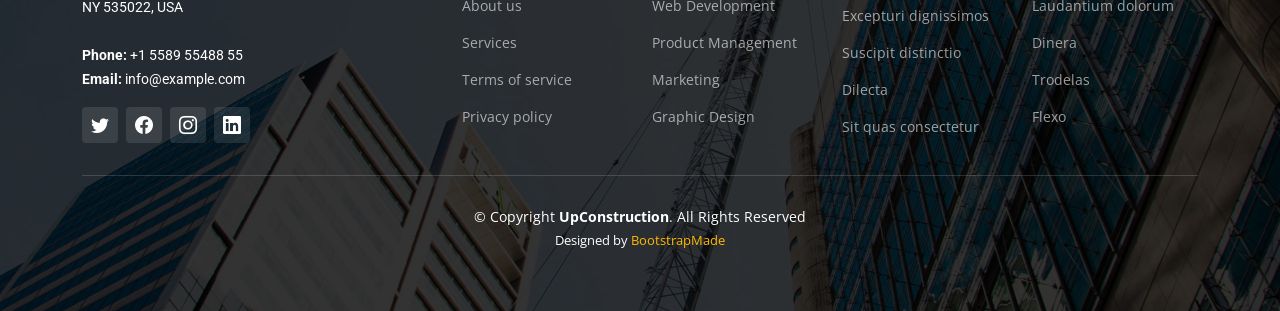
<file: service-details.html>
<!DOCTYPE html>
<html lang="en">

<head>
  <meta charset="utf-8">
  <meta content="width=device-width, initial-scale=1.0" name="viewport">

  <title>UpConstruction Bootstrap Template - Service Details</title>
  <meta content="" name="description">
  <meta content="" name="keywords">

  <!-- Favicons -->
  <link href="assets/img/favicon.png" rel="icon">
  <link href="assets/img/apple-touch-icon.png" rel="apple-touch-icon">

  <!-- Google Fonts -->
  <link rel="preconnect" href="https://fonts.googleapis.com">
  <link rel="preconnect" href="https://fonts.gstatic.com" crossorigin>
  <link href="https://fonts.googleapis.com/css2?family=Open+Sans:ital,wght@0,300;0,400;0,500;0,600;0,700;1,300;1,400;1,600;1,700&family=Roboto:ital,wght@0,300;0,400;0,500;0,600;0,700;1,300;1,400;1,500;1,600;1,700&family=Work+Sans:ital,wght@0,300;0,400;0,500;0,600;0,700;1,300;1,400;1,500;1,600;1,700&display=swap" rel="stylesheet">

  <!-- Vendor CSS Files -->
  <link href="assets/vendor/bootstrap/css/bootstrap.min.css" rel="stylesheet">
  <link href="assets/vendor/bootstrap-icons/bootstrap-icons.css" rel="stylesheet">
  <link href="assets/vendor/fontawesome-free/css/all.min.css" rel="stylesheet">
  <link href="assets/vendor/aos/aos.css" rel="stylesheet">
  <link href="assets/vendor/glightbox/css/glightbox.min.css" rel="stylesheet">
  <link href="assets/vendor/swiper/swiper-bundle.min.css" rel="stylesheet">

  <!-- Template Main CSS File -->
  <link href="assets/css/main.css" rel="stylesheet">

  <!-- =======================================================
  * Template Name: UpConstruction - v1.2.1
  * Template URL: https://bootstrapmade.com/upconstruction-bootstrap-construction-website-template/
  * Author: BootstrapMade.com
  * License: https://bootstrapmade.com/license/
  ======================================================== -->
</head>

<body>

  <!-- ======= Header ======= -->
  <header id="header" class="header d-flex align-items-center">
    <div class="container-fluid container-xl d-flex align-items-center justify-content-between">

      <a href="index.html" class="logo d-flex align-items-center">
        <!-- Uncomment the line below if you also wish to use an image logo -->
        <!-- <img src="assets/img/logo.png" alt=""> -->
        <h1>ТСЖ <span>Кунцево</span></h1>
      </a>

      <i class="mobile-nav-toggle mobile-nav-show bi bi-list"></i>
      <i class="mobile-nav-toggle mobile-nav-hide d-none bi bi-x"></i>
      <nav id="navbar" class="navbar">
        <ul>
          <li><a href="index.html" class="active">Главная</a></li>
          <li><a href="about.html">О ТСЖ</a></li>
          <li><a href="services.html">Телефоны</a></li>
          <li><a href="projects.html">Projects</a></li>
          <li><a href="blog.html">Новости</a></li>
          <li class="dropdown"><a href="#"><span>Оплата ЖКХ</span> <i class="bi bi-chevron-down dropdown-indicator"></i></a>
            <ul>
              <li><a href="#">Вода</a></li>
              <li class="dropdown"><a href="#"><span>Deep Dropdown</span> <i class="bi bi-chevron-down dropdown-indicator"></i></a>
                <ul>
                  <li><a href="#">Deep Dropdown 1</a></li>
                  <li><a href="#">Deep Dropdown 2</a></li>
                  <li><a href="#">Deep Dropdown 3</a></li>
                  <li><a href="#">Deep Dropdown 4</a></li>
                  <li><a href="#">Deep Dropdown 5</a></li>
                </ul>
              </li>
              <li><a href="#">Электричество</a></li>
              <li><a href="#">Тарифы</a></li>
              <li><a href="#">Dropdown 4</a></li>
            </ul>
          </li>
          <li><a href="contact.html">Контакты</a></li>
        </ul>
      </nav><!-- .navbar -->

    </div>
  </header><!-- End Header -->

  <main id="main">

    <!-- ======= Breadcrumbs ======= -->
    <div class="breadcrumbs d-flex align-items-center" style="background-image: url('assets/img/breadcrumbs-bg.jpg');">
      <div class="container position-relative d-flex flex-column align-items-center" data-aos="fade">

        <h2>Service Details</h2>
        <ol>
          <li><a href="index.html">Home</a></li>
          <li>Service Details</li>
        </ol>

      </div>
    </div><!-- End Breadcrumbs -->

    <!-- ======= Service Details Section ======= -->
    <section id="service-details" class="service-details">
      <div class="container" data-aos="fade-up" data-aos-delay="100">

        <div class="row gy-4">

          <div class="col-lg-4">
            <div class="services-list">
              <a href="#" class="active">Remodeling</a>
              <a href="#">Construction</a>
              <a href="#">Product Management</a>
              <a href="#">Repairs</a>
              <a href="#">Design</a>
            </div>

            <h4>Enim qui eos rerum in delectus</h4>
            <p>Nam voluptatem quasi numquam quas fugiat ex temporibus quo est. Quia aut quam quod facere ut non occaecati ut aut. Nesciunt mollitia illum tempore corrupti sed eum reiciendis. Maxime modi rerum.</p>
          </div>

          <div class="col-lg-8">
            <img src="assets/img/services.jpg" alt="" class="img-fluid services-img">
            <h3>Temporibus et in vero dicta aut eius lidero plastis trand lined voluptas dolorem ut voluptas</h3>
            <p>
              Blanditiis voluptate odit ex error ea sed officiis deserunt. Cupiditate non consequatur et doloremque consequuntur. Accusantium labore reprehenderit error temporibus saepe perferendis fuga doloribus vero. Qui omnis quo sit. Dolorem architecto eum et quos deleniti officia qui.
            </p>
            <ul>
              <li><i class="bi bi-check-circle"></i> <span>Aut eum totam accusantium voluptatem.</span></li>
              <li><i class="bi bi-check-circle"></i> <span>Assumenda et porro nisi nihil nesciunt voluptatibus.</span></li>
              <li><i class="bi bi-check-circle"></i> <span>Ullamco laboris nisi ut aliquip ex ea</span></li>
            </ul>
            <p>
              Est reprehenderit voluptatem necessitatibus asperiores neque sed ea illo. Deleniti quam sequi optio iste veniam repellat odit. Aut pariatur itaque nesciunt fuga.
            </p>
            <p>
              Sunt rem odit accusantium omnis perspiciatis officia. Laboriosam aut consequuntur recusandae mollitia doloremque est architecto cupiditate ullam. Quia est ut occaecati fuga. Distinctio ex repellendus eveniet velit sint quia sapiente cumque. Et ipsa perferendis ut nihil. Laboriosam vel voluptates tenetur nostrum. Eaque iusto cupiditate et totam et quia dolorum in. Sunt molestiae ipsum at consequatur vero. Architecto ut pariatur autem ad non cumque nesciunt qui maxime. Sunt eum quia impedit dolore alias explicabo ea.
            </p>
          </div>

        </div>

      </div>
    </section><!-- End Service Details Section -->

  </main><!-- End #main -->

  <!-- ======= Footer ======= -->
  <footer id="footer" class="footer">

    <div class="footer-content position-relative">
      <div class="container">
        <div class="row">

          <div class="col-lg-4 col-md-6">
            <div class="footer-info">
              <h3>UpConstruction</h3>
              <p>
                A108 Adam Street <br>
                NY 535022, USA<br><br>
                <strong>Phone:</strong> +1 5589 55488 55<br>
                <strong>Email:</strong> info@example.com<br>
              </p>
              <div class="social-links d-flex mt-3">
                <a href="#" class="d-flex align-items-center justify-content-center"><i class="bi bi-twitter"></i></a>
                <a href="#" class="d-flex align-items-center justify-content-center"><i class="bi bi-facebook"></i></a>
                <a href="#" class="d-flex align-items-center justify-content-center"><i class="bi bi-instagram"></i></a>
                <a href="#" class="d-flex align-items-center justify-content-center"><i class="bi bi-linkedin"></i></a>
              </div>
            </div>
          </div><!-- End footer info column-->

          <div class="col-lg-2 col-md-3 footer-links">
            <h4>Useful Links</h4>
            <ul>
              <li><a href="#">Home</a></li>
              <li><a href="#">About us</a></li>
              <li><a href="#">Services</a></li>
              <li><a href="#">Terms of service</a></li>
              <li><a href="#">Privacy policy</a></li>
            </ul>
          </div><!-- End footer links column-->

          <div class="col-lg-2 col-md-3 footer-links">
            <h4>Our Services</h4>
            <ul>
              <li><a href="#">Web Design</a></li>
              <li><a href="#">Web Development</a></li>
              <li><a href="#">Product Management</a></li>
              <li><a href="#">Marketing</a></li>
              <li><a href="#">Graphic Design</a></li>
            </ul>
          </div><!-- End footer links column-->

          <div class="col-lg-2 col-md-3 footer-links">
            <h4>Hic solutasetp</h4>
            <ul>
              <li><a href="#">Molestiae accusamus iure</a></li>
              <li><a href="#">Excepturi dignissimos</a></li>
              <li><a href="#">Suscipit distinctio</a></li>
              <li><a href="#">Dilecta</a></li>
              <li><a href="#">Sit quas consectetur</a></li>
            </ul>
          </div><!-- End footer links column-->

          <div class="col-lg-2 col-md-3 footer-links">
            <h4>Nobis illum</h4>
            <ul>
              <li><a href="#">Ipsam</a></li>
              <li><a href="#">Laudantium dolorum</a></li>
              <li><a href="#">Dinera</a></li>
              <li><a href="#">Trodelas</a></li>
              <li><a href="#">Flexo</a></li>
            </ul>
          </div><!-- End footer links column-->

        </div>
      </div>
    </div>

    <div class="footer-legal text-center position-relative">
      <div class="container">
        <div class="copyright">
          &copy; Copyright <strong><span>UpConstruction</span></strong>. All Rights Reserved
        </div>
        <div class="credits">
          <!-- All the links in the footer should remain intact. -->
          <!-- You can delete the links only if you purchased the pro version. -->
          <!-- Licensing information: https://bootstrapmade.com/license/ -->
          <!-- Purchase the pro version with working PHP/AJAX contact form: https://bootstrapmade.com/upconstruction-bootstrap-construction-website-template/ -->
          Designed by <a href="https://bootstrapmade.com/">BootstrapMade</a>
        </div>
      </div>
    </div>

  </footer>
  <!-- End Footer -->

  <a href="#" class="scroll-top d-flex align-items-center justify-content-center"><i class="bi bi-arrow-up-short"></i></a>

  <div id="preloader"></div>

  <!-- Vendor JS Files -->
  <script src="assets/vendor/bootstrap/js/bootstrap.bundle.min.js"></script>
  <script src="assets/vendor/aos/aos.js"></script>
  <script src="assets/vendor/glightbox/js/glightbox.min.js"></script>
  <script src="assets/vendor/isotope-layout/isotope.pkgd.min.js"></script>
  <script src="assets/vendor/swiper/swiper-bundle.min.js"></script>
  <script src="assets/vendor/purecounter/purecounter_vanilla.js"></script>
  <script src="assets/vendor/php-email-form/validate.js"></script>

  <!-- Template Main JS File -->
  <script src="assets/js/main.js"></script>

</body>

</html>
</file>
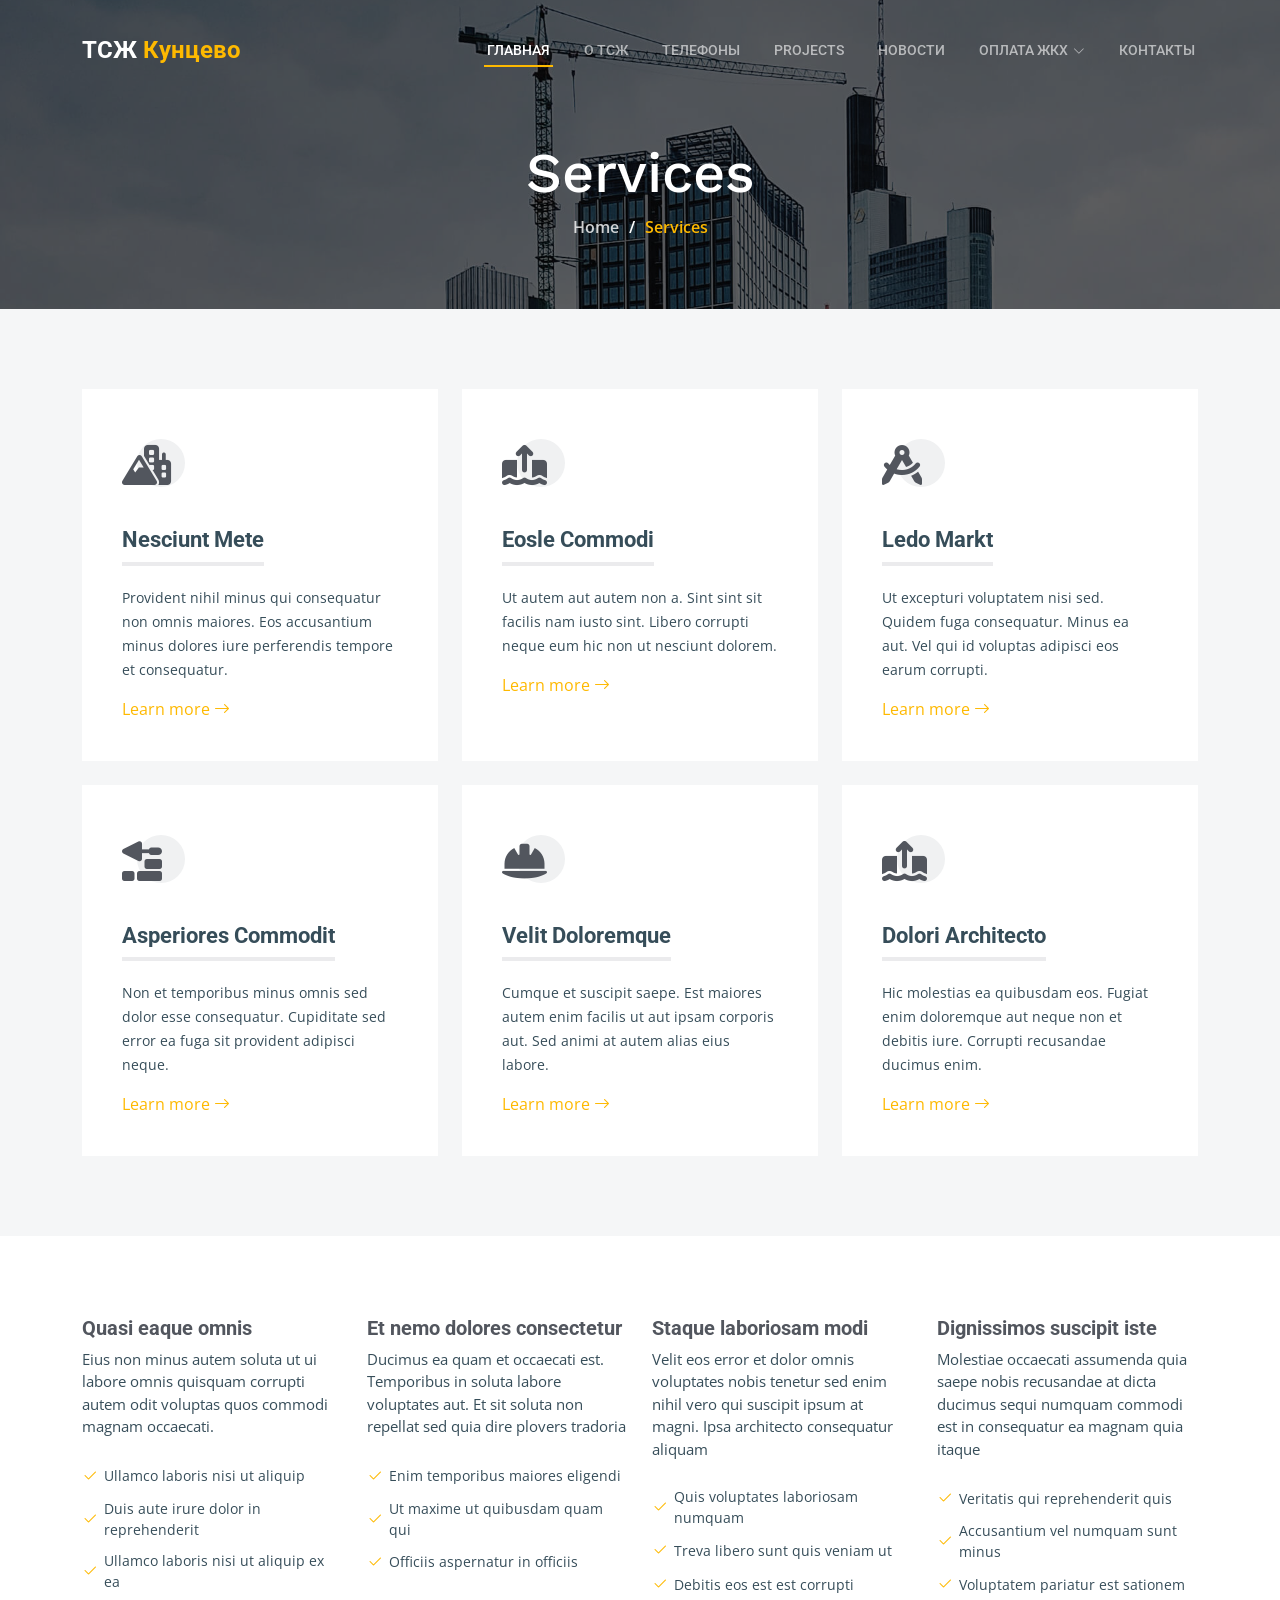
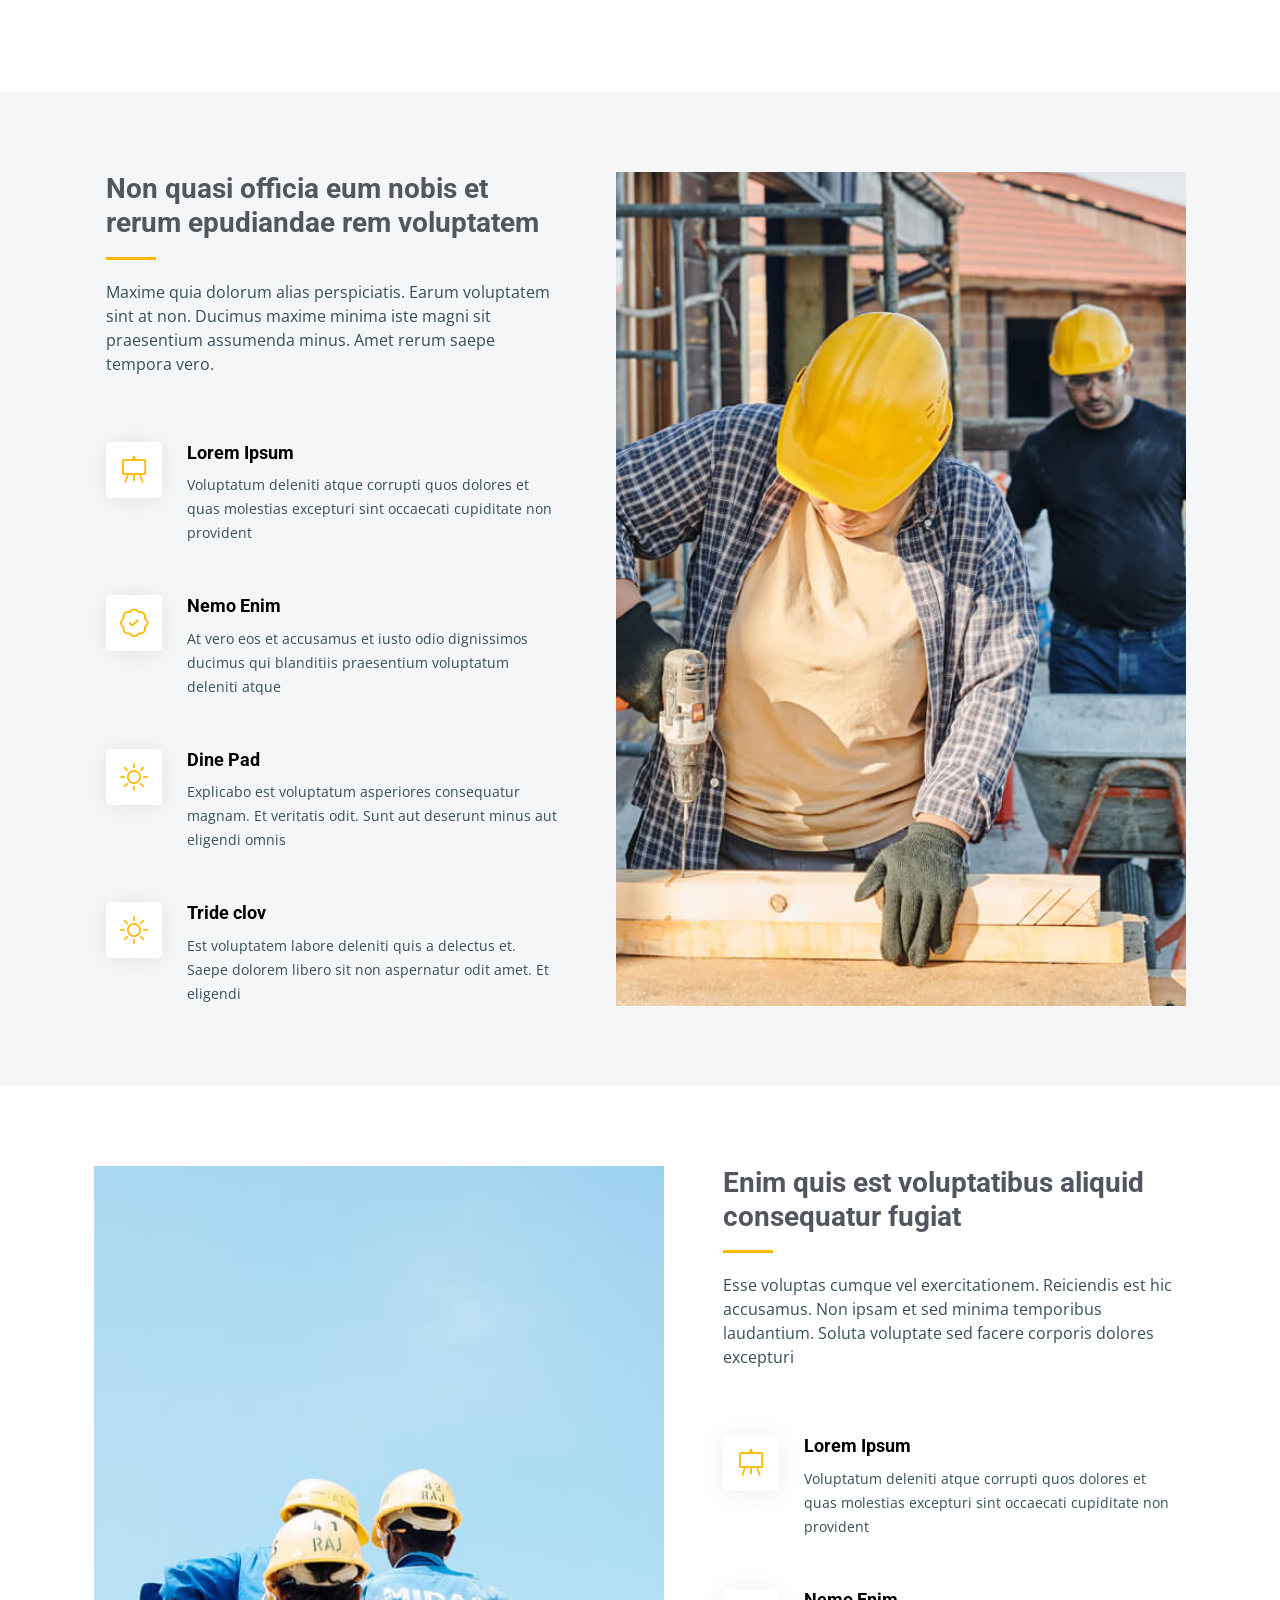
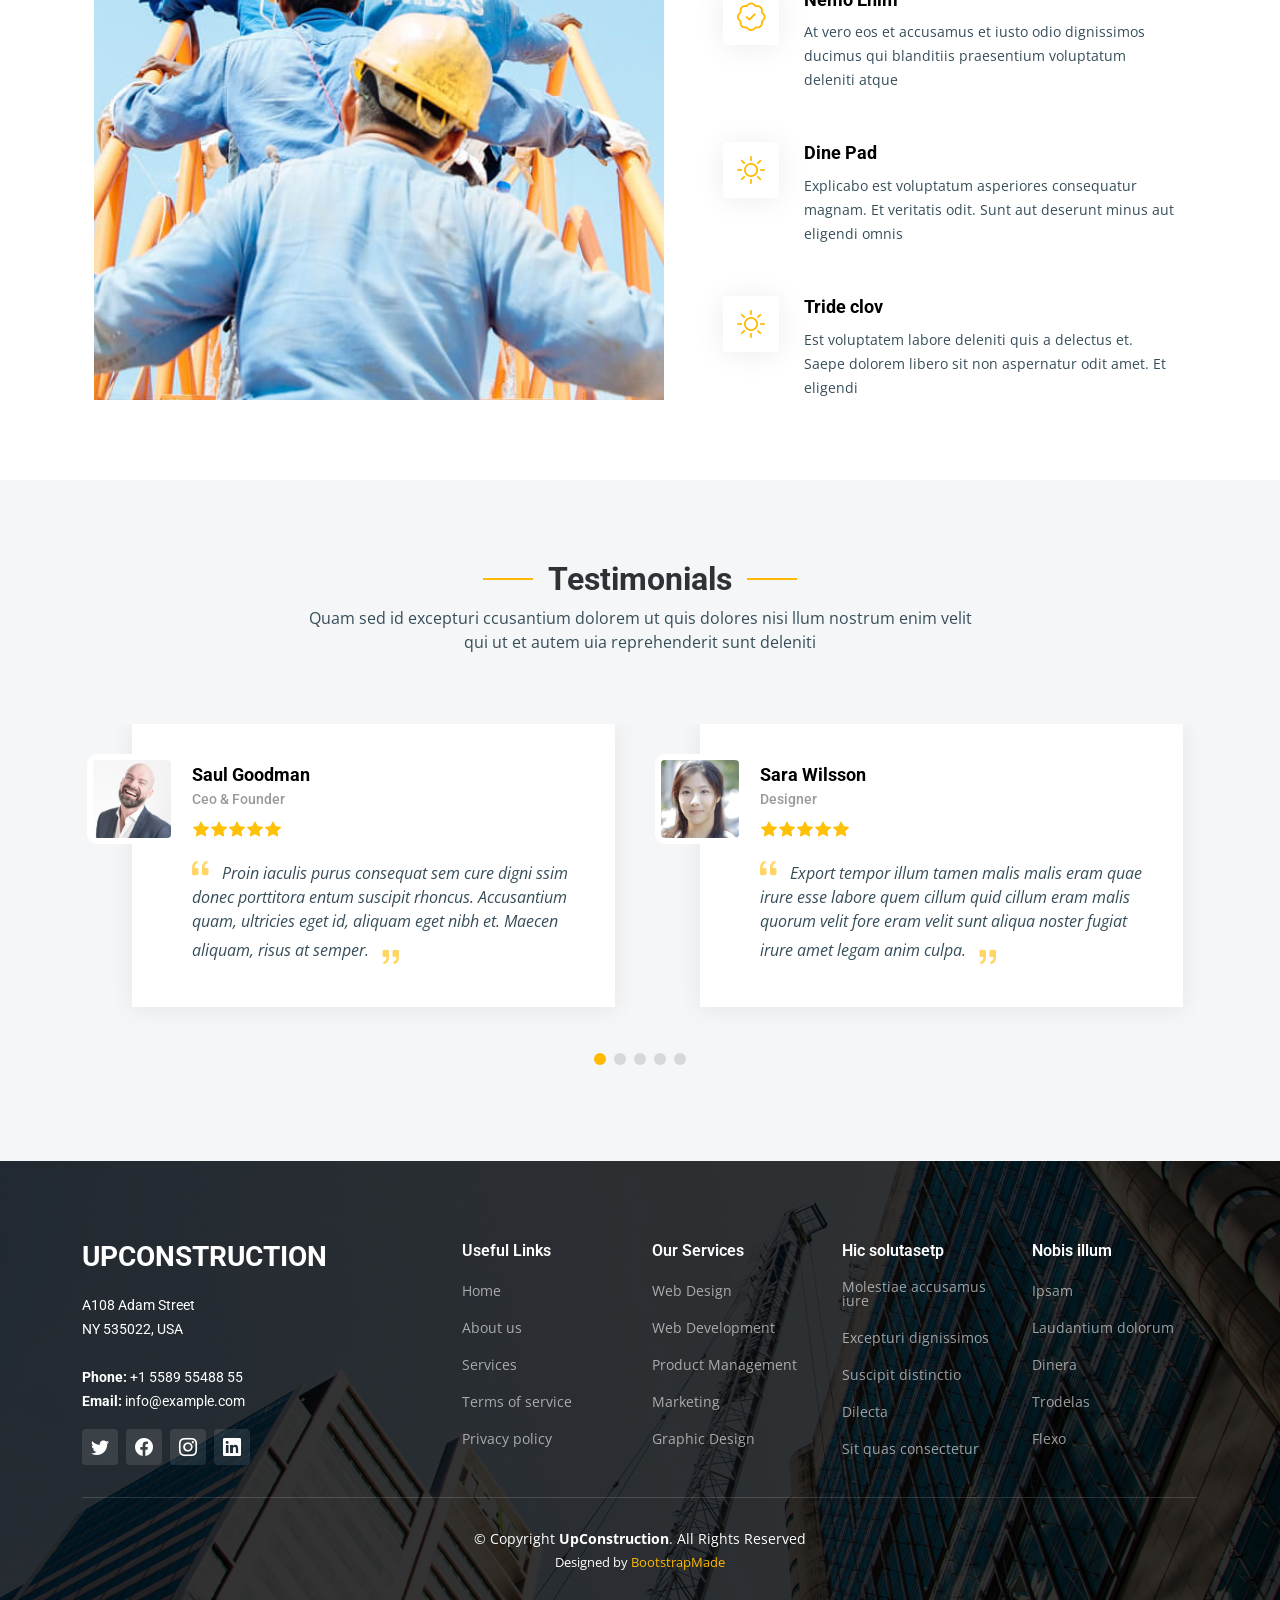
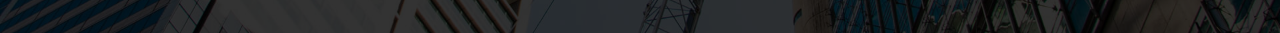
<file: services.html>
<!DOCTYPE html>
<html lang="en">

<head>
  <meta charset="utf-8">
  <meta content="width=device-width, initial-scale=1.0" name="viewport">

  <title>UpConstruction Bootstrap Template - Services</title>
  <meta content="" name="description">
  <meta content="" name="keywords">

  <!-- Favicons -->
  <link href="assets/img/favicon.png" rel="icon">
  <link href="assets/img/apple-touch-icon.png" rel="apple-touch-icon">

  <!-- Google Fonts -->
  <link rel="preconnect" href="https://fonts.googleapis.com">
  <link rel="preconnect" href="https://fonts.gstatic.com" crossorigin>
  <link href="https://fonts.googleapis.com/css2?family=Open+Sans:ital,wght@0,300;0,400;0,500;0,600;0,700;1,300;1,400;1,600;1,700&family=Roboto:ital,wght@0,300;0,400;0,500;0,600;0,700;1,300;1,400;1,500;1,600;1,700&family=Work+Sans:ital,wght@0,300;0,400;0,500;0,600;0,700;1,300;1,400;1,500;1,600;1,700&display=swap" rel="stylesheet">

  <!-- Vendor CSS Files -->
  <link href="assets/vendor/bootstrap/css/bootstrap.min.css" rel="stylesheet">
  <link href="assets/vendor/bootstrap-icons/bootstrap-icons.css" rel="stylesheet">
  <link href="assets/vendor/fontawesome-free/css/all.min.css" rel="stylesheet">
  <link href="assets/vendor/aos/aos.css" rel="stylesheet">
  <link href="assets/vendor/glightbox/css/glightbox.min.css" rel="stylesheet">
  <link href="assets/vendor/swiper/swiper-bundle.min.css" rel="stylesheet">

  <!-- Template Main CSS File -->
  <link href="assets/css/main.css" rel="stylesheet">

  <!-- =======================================================
  * Template Name: UpConstruction - v1.2.1
  * Template URL: https://bootstrapmade.com/upconstruction-bootstrap-construction-website-template/
  * Author: BootstrapMade.com
  * License: https://bootstrapmade.com/license/
  ======================================================== -->
</head>

<body>

  <!-- ======= Header ======= -->
  <header id="header" class="header d-flex align-items-center">
    <div class="container-fluid container-xl d-flex align-items-center justify-content-between">

      <a href="index.html" class="logo d-flex align-items-center">
        <!-- Uncomment the line below if you also wish to use an image logo -->
        <!-- <img src="assets/img/logo.png" alt=""> -->
        <h1>ТСЖ <span>Кунцево</span></h1>
      </a>

      <i class="mobile-nav-toggle mobile-nav-show bi bi-list"></i>
      <i class="mobile-nav-toggle mobile-nav-hide d-none bi bi-x"></i>
      <nav id="navbar" class="navbar">
        <ul>
          <li><a href="index.html" class="active">Главная</a></li>
          <li><a href="about.html">О ТСЖ</a></li>
          <li><a href="services.html">Телефоны</a></li>
          <li><a href="projects.html">Projects</a></li>
          <li><a href="blog.html">Новости</a></li>
          <li class="dropdown"><a href="#"><span>Оплата ЖКХ</span> <i class="bi bi-chevron-down dropdown-indicator"></i></a>
            <ul>
              <li><a href="water.html">Вода</a></li>
              <li class="dropdown"><a href="#"><span>Deep Dropdown</span> <i class="bi bi-chevron-down dropdown-indicator"></i></a>
                <ul>
                  <li><a href="#">Deep Dropdown 1</a></li>
                  <li><a href="#">Deep Dropdown 2</a></li>
                  <li><a href="#">Deep Dropdown 3</a></li>
                  <li><a href="#">Deep Dropdown 4</a></li>
                  <li><a href="#">Deep Dropdown 5</a></li>
                </ul>
              </li>
              <li><a href="#">Электричество</a></li>
              <li><a href="#">Тарифы</a></li>
              <li><a href="#">Dropdown 4</a></li>
            </ul>
          </li>
          <li><a href="contact.html">Контакты</a></li>
        </ul>
      </nav><!-- .navbar -->

    </div>
  </header><!-- End Header -->

  <main id="main">

    <!-- ======= Breadcrumbs ======= -->
    <div class="breadcrumbs d-flex align-items-center" style="background-image: url('assets/img/breadcrumbs-bg.jpg');">
      <div class="container position-relative d-flex flex-column align-items-center" data-aos="fade">

        <h2>Services</h2>
        <ol>
          <li><a href="index.html">Home</a></li>
          <li>Services</li>
        </ol>

      </div>
    </div><!-- End Breadcrumbs -->

    <!-- ======= Services Section ======= -->
    <section id="services" class="services section-bg">
      <div class="container" data-aos="fade-up">

        <div class="row gy-4">

          <div class="col-lg-4 col-md-6" data-aos="fade-up" data-aos-delay="100">
            <div class="service-item  position-relative">
              <div class="icon">
                <i class="fa-solid fa-mountain-city"></i>
              </div>
              <h3>Nesciunt Mete</h3>
              <p>Provident nihil minus qui consequatur non omnis maiores. Eos accusantium minus dolores iure perferendis tempore et consequatur.</p>
              <a href="service-details.html" class="readmore stretched-link">Learn more <i class="bi bi-arrow-right"></i></a>
            </div>
          </div><!-- End Service Item -->

          <div class="col-lg-4 col-md-6" data-aos="fade-up" data-aos-delay="200">
            <div class="service-item position-relative">
              <div class="icon">
                <i class="fa-solid fa-arrow-up-from-ground-water"></i>
              </div>
              <h3>Eosle Commodi</h3>
              <p>Ut autem aut autem non a. Sint sint sit facilis nam iusto sint. Libero corrupti neque eum hic non ut nesciunt dolorem.</p>
              <a href="service-details.html" class="readmore stretched-link">Learn more <i class="bi bi-arrow-right"></i></a>
            </div>
          </div><!-- End Service Item -->

          <div class="col-lg-4 col-md-6" data-aos="fade-up" data-aos-delay="300">
            <div class="service-item position-relative">
              <div class="icon">
                <i class="fa-solid fa-compass-drafting"></i>
              </div>
              <h3>Ledo Markt</h3>
              <p>Ut excepturi voluptatem nisi sed. Quidem fuga consequatur. Minus ea aut. Vel qui id voluptas adipisci eos earum corrupti.</p>
              <a href="service-details.html" class="readmore stretched-link">Learn more <i class="bi bi-arrow-right"></i></a>
            </div>
          </div><!-- End Service Item -->

          <div class="col-lg-4 col-md-6" data-aos="fade-up" data-aos-delay="400">
            <div class="service-item position-relative">
              <div class="icon">
                <i class="fa-solid fa-trowel-bricks"></i>
              </div>
              <h3>Asperiores Commodit</h3>
              <p>Non et temporibus minus omnis sed dolor esse consequatur. Cupiditate sed error ea fuga sit provident adipisci neque.</p>
              <a href="service-details.html" class="readmore stretched-link">Learn more <i class="bi bi-arrow-right"></i></a>
            </div>
          </div><!-- End Service Item -->

          <div class="col-lg-4 col-md-6" data-aos="fade-up" data-aos-delay="500">
            <div class="service-item position-relative">
              <div class="icon">
                <i class="fa-solid fa-helmet-safety"></i>
              </div>
              <h3>Velit Doloremque</h3>
              <p>Cumque et suscipit saepe. Est maiores autem enim facilis ut aut ipsam corporis aut. Sed animi at autem alias eius labore.</p>
              <a href="service-details.html" class="readmore stretched-link">Learn more <i class="bi bi-arrow-right"></i></a>
            </div>
          </div><!-- End Service Item -->

          <div class="col-lg-4 col-md-6" data-aos="fade-up" data-aos-delay="600">
            <div class="service-item position-relative">
              <div class="icon">
                <i class="fa-solid fa-arrow-up-from-ground-water"></i>
              </div>
              <h3>Dolori Architecto</h3>
              <p>Hic molestias ea quibusdam eos. Fugiat enim doloremque aut neque non et debitis iure. Corrupti recusandae ducimus enim.</p>
              <a href="service-details.html" class="readmore stretched-link">Learn more <i class="bi bi-arrow-right"></i></a>
            </div>
          </div><!-- End Service Item -->

        </div>

      </div>
    </section><!-- End Services Section -->

    <!-- ======= Servie Cards Section ======= -->
    <section id="services-cards" class="services-cards">
      <div class="container" data-aos="fade-up">

        <div class="row gy-4">

          <div class="col-lg-3 col-md-6" data-aos="zoom-in" data-aos-delay="100">
            <h3>Quasi eaque omnis</h3>
            <p>Eius non minus autem soluta ut ui labore omnis quisquam corrupti autem odit voluptas quos commodi magnam occaecati.</p>
            <ul class="list-unstyled">
              <li><i class="bi bi-check2"></i> <span>Ullamco laboris nisi ut aliquip</span></li>
              <li><i class="bi bi-check2"></i> <span>Duis aute irure dolor in reprehenderit</span></li>
              <li><i class="bi bi-check2"></i> <span>Ullamco laboris nisi ut aliquip ex ea</span></li>
            </ul>
          </div><!-- End feature item-->

          <div class="col-lg-3 col-md-6" data-aos="zoom-in" data-aos-delay="200">
            <h3>Et nemo dolores consectetur</h3>
            <p>Ducimus ea quam et occaecati est. Temporibus in soluta labore voluptates aut. Et sit soluta non repellat sed quia dire plovers tradoria</p>

            <ul class="list-unstyled">
              <li><i class="bi bi-check2"></i> <span>Enim temporibus maiores eligendi</span></li>
              <li><i class="bi bi-check2"></i> <span>Ut maxime ut quibusdam quam qui</span></li>
              <li><i class="bi bi-check2"></i> <span>Officiis aspernatur in officiis</span></li>
            </ul>
          </div><!-- End feature item-->

          <div class="col-lg-3 col-md-6" data-aos="zoom-in" data-aos-delay="300">
            <h3>Staque laboriosam modi</h3>
            <p>Velit eos error et dolor omnis voluptates nobis tenetur sed enim nihil vero qui suscipit ipsum at magni. Ipsa architecto consequatur aliquam</p>
            <ul class="list-unstyled">
              <li><i class="bi bi-check2"></i> <span>Quis voluptates laboriosam numquam</span></li>
              <li><i class="bi bi-check2"></i> <span>Treva libero sunt quis veniam ut</span></li>
              <li><i class="bi bi-check2"></i> <span>Debitis eos est est corrupti</span></li>
            </ul>
          </div><!-- End feature item-->

          <div class="col-lg-3 col-md-6" data-aos="zoom-in" data-aos-delay="400">
            <h3>Dignissimos suscipit iste</h3>
            <p>Molestiae occaecati assumenda quia saepe nobis recusandae at dicta ducimus sequi numquam commodi est in consequatur ea magnam quia itaque</p>
            <ul class="list-unstyled">
              <li><i class="bi bi-check2"></i> <span>Veritatis qui reprehenderit quis</span></li>
              <li><i class="bi bi-check2"></i> <span>Accusantium vel numquam sunt minus</span></li>
              <li><i class="bi bi-check2"></i> <span>Voluptatem pariatur est sationem</span></li>
            </ul>
          </div><!-- End feature item-->

        </div>

      </div>
    </section><!-- End Servie Cards Section -->

    <!-- ======= Alt Services Section 2 ======= -->
    <section id="alt-services-2" class="alt-services section-bg">
      <div class="container" data-aos="fade-up">

        <div class="row justify-content-around gy-4">
          <div class="col-lg-5 d-flex flex-column justify-content-center">
            <h3>Non quasi officia eum nobis et rerum epudiandae rem voluptatem</h3>
            <p>Maxime quia dolorum alias perspiciatis. Earum voluptatem sint at non. Ducimus maxime minima iste magni sit praesentium assumenda minus. Amet rerum saepe tempora vero.</p>

            <div class="icon-box d-flex position-relative" data-aos="fade-up" data-aos-delay="100">
              <i class="bi bi-easel flex-shrink-0"></i>
              <div>
                <h4><a href="" class="stretched-link">Lorem Ipsum</a></h4>
                <p>Voluptatum deleniti atque corrupti quos dolores et quas molestias excepturi sint occaecati cupiditate non provident</p>
              </div>
            </div><!-- End Icon Box -->

            <div class="icon-box d-flex position-relative" data-aos="fade-up" data-aos-delay="200">
              <i class="bi bi-patch-check flex-shrink-0"></i>
              <div>
                <h4><a href="" class="stretched-link">Nemo Enim</a></h4>
                <p>At vero eos et accusamus et iusto odio dignissimos ducimus qui blanditiis praesentium voluptatum deleniti atque</p>
              </div>
            </div><!-- End Icon Box -->

            <div class="icon-box d-flex position-relative" data-aos="fade-up" data-aos-delay="300">
              <i class="bi bi-brightness-high flex-shrink-0"></i>
              <div>
                <h4><a href="" class="stretched-link">Dine Pad</a></h4>
                <p>Explicabo est voluptatum asperiores consequatur magnam. Et veritatis odit. Sunt aut deserunt minus aut eligendi omnis</p>
              </div>
            </div><!-- End Icon Box -->

            <div class="icon-box d-flex position-relative" data-aos="fade-up" data-aos-delay="400">
              <i class="bi bi-brightness-high flex-shrink-0"></i>
              <div>
                <h4><a href="" class="stretched-link">Tride clov</a></h4>
                <p>Est voluptatem labore deleniti quis a delectus et. Saepe dolorem libero sit non aspernatur odit amet. Et eligendi</p>
              </div>
            </div><!-- End Icon Box -->
          </div>

          <div class="col-lg-6 img-bg" style="background-image: url(assets/img/alt-services-2.jpg);" data-aos="zoom-in" data-aos-delay="100"></div>
        </div>

      </div>
    </section><!-- End Alt Services Section 2 -->

    <!-- ======= Alt Services Section ======= -->
    <section id="alt-services" class="alt-services">
      <div class="container" data-aos="fade-up">

        <div class="row justify-content-around gy-4">
          <div class="col-lg-6 img-bg" style="background-image: url(assets/img/alt-services.jpg);" data-aos="zoom-in" data-aos-delay="100"></div>

          <div class="col-lg-5 d-flex flex-column justify-content-center">
            <h3>Enim quis est voluptatibus aliquid consequatur fugiat</h3>
            <p>Esse voluptas cumque vel exercitationem. Reiciendis est hic accusamus. Non ipsam et sed minima temporibus laudantium. Soluta voluptate sed facere corporis dolores excepturi</p>

            <div class="icon-box d-flex position-relative" data-aos="fade-up" data-aos-delay="100">
              <i class="bi bi-easel flex-shrink-0"></i>
              <div>
                <h4><a href="" class="stretched-link">Lorem Ipsum</a></h4>
                <p>Voluptatum deleniti atque corrupti quos dolores et quas molestias excepturi sint occaecati cupiditate non provident</p>
              </div>
            </div><!-- End Icon Box -->

            <div class="icon-box d-flex position-relative" data-aos="fade-up" data-aos-delay="200">
              <i class="bi bi-patch-check flex-shrink-0"></i>
              <div>
                <h4><a href="" class="stretched-link">Nemo Enim</a></h4>
                <p>At vero eos et accusamus et iusto odio dignissimos ducimus qui blanditiis praesentium voluptatum deleniti atque</p>
              </div>
            </div><!-- End Icon Box -->

            <div class="icon-box d-flex position-relative" data-aos="fade-up" data-aos-delay="300">
              <i class="bi bi-brightness-high flex-shrink-0"></i>
              <div>
                <h4><a href="" class="stretched-link">Dine Pad</a></h4>
                <p>Explicabo est voluptatum asperiores consequatur magnam. Et veritatis odit. Sunt aut deserunt minus aut eligendi omnis</p>
              </div>
            </div><!-- End Icon Box -->

            <div class="icon-box d-flex position-relative" data-aos="fade-up" data-aos-delay="400">
              <i class="bi bi-brightness-high flex-shrink-0"></i>
              <div>
                <h4><a href="" class="stretched-link">Tride clov</a></h4>
                <p>Est voluptatem labore deleniti quis a delectus et. Saepe dolorem libero sit non aspernatur odit amet. Et eligendi</p>
              </div>
            </div><!-- End Icon Box -->

          </div>
        </div>

      </div>
    </section><!-- End Alt Services Section -->

    <!-- ======= Testimonials Section ======= -->
    <section id="testimonials" class="testimonials section-bg">
      <div class="container" data-aos="fade-up">

        <div class="section-header">
          <h2>Testimonials</h2>
          <p>Quam sed id excepturi ccusantium dolorem ut quis dolores nisi llum nostrum enim velit qui ut et autem uia reprehenderit sunt deleniti</p>
        </div>

        <div class="slides-2 swiper">
          <div class="swiper-wrapper">

            <div class="swiper-slide">
              <div class="testimonial-wrap">
                <div class="testimonial-item">
                  <img src="assets/img/testimonials/testimonials-1.jpg" class="testimonial-img" alt="">
                  <h3>Saul Goodman</h3>
                  <h4>Ceo &amp; Founder</h4>
                  <div class="stars">
                    <i class="bi bi-star-fill"></i><i class="bi bi-star-fill"></i><i class="bi bi-star-fill"></i><i class="bi bi-star-fill"></i><i class="bi bi-star-fill"></i>
                  </div>
                  <p>
                    <i class="bi bi-quote quote-icon-left"></i>
                    Proin iaculis purus consequat sem cure digni ssim donec porttitora entum suscipit rhoncus. Accusantium quam, ultricies eget id, aliquam eget nibh et. Maecen aliquam, risus at semper.
                    <i class="bi bi-quote quote-icon-right"></i>
                  </p>
                </div>
              </div>
            </div><!-- End testimonial item -->

            <div class="swiper-slide">
              <div class="testimonial-wrap">
                <div class="testimonial-item">
                  <img src="assets/img/testimonials/testimonials-2.jpg" class="testimonial-img" alt="">
                  <h3>Sara Wilsson</h3>
                  <h4>Designer</h4>
                  <div class="stars">
                    <i class="bi bi-star-fill"></i><i class="bi bi-star-fill"></i><i class="bi bi-star-fill"></i><i class="bi bi-star-fill"></i><i class="bi bi-star-fill"></i>
                  </div>
                  <p>
                    <i class="bi bi-quote quote-icon-left"></i>
                    Export tempor illum tamen malis malis eram quae irure esse labore quem cillum quid cillum eram malis quorum velit fore eram velit sunt aliqua noster fugiat irure amet legam anim culpa.
                    <i class="bi bi-quote quote-icon-right"></i>
                  </p>
                </div>
              </div>
            </div><!-- End testimonial item -->

            <div class="swiper-slide">
              <div class="testimonial-wrap">
                <div class="testimonial-item">
                  <img src="assets/img/testimonials/testimonials-3.jpg" class="testimonial-img" alt="">
                  <h3>Jena Karlis</h3>
                  <h4>Store Owner</h4>
                  <div class="stars">
                    <i class="bi bi-star-fill"></i><i class="bi bi-star-fill"></i><i class="bi bi-star-fill"></i><i class="bi bi-star-fill"></i><i class="bi bi-star-fill"></i>
                  </div>
                  <p>
                    <i class="bi bi-quote quote-icon-left"></i>
                    Enim nisi quem export duis labore cillum quae magna enim sint quorum nulla quem veniam duis minim tempor labore quem eram duis noster aute amet eram fore quis sint minim.
                    <i class="bi bi-quote quote-icon-right"></i>
                  </p>
                </div>
              </div>
            </div><!-- End testimonial item -->

            <div class="swiper-slide">
              <div class="testimonial-wrap">
                <div class="testimonial-item">
                  <img src="assets/img/testimonials/testimonials-4.jpg" class="testimonial-img" alt="">
                  <h3>Matt Brandon</h3>
                  <h4>Freelancer</h4>
                  <div class="stars">
                    <i class="bi bi-star-fill"></i><i class="bi bi-star-fill"></i><i class="bi bi-star-fill"></i><i class="bi bi-star-fill"></i><i class="bi bi-star-fill"></i>
                  </div>
                  <p>
                    <i class="bi bi-quote quote-icon-left"></i>
                    Fugiat enim eram quae cillum dolore dolor amet nulla culpa multos export minim fugiat minim velit minim dolor enim duis veniam ipsum anim magna sunt elit fore quem dolore labore illum veniam.
                    <i class="bi bi-quote quote-icon-right"></i>
                  </p>
                </div>
              </div>
            </div><!-- End testimonial item -->

            <div class="swiper-slide">
              <div class="testimonial-wrap">
                <div class="testimonial-item">
                  <img src="assets/img/testimonials/testimonials-5.jpg" class="testimonial-img" alt="">
                  <h3>John Larson</h3>
                  <h4>Entrepreneur</h4>
                  <div class="stars">
                    <i class="bi bi-star-fill"></i><i class="bi bi-star-fill"></i><i class="bi bi-star-fill"></i><i class="bi bi-star-fill"></i><i class="bi bi-star-fill"></i>
                  </div>
                  <p>
                    <i class="bi bi-quote quote-icon-left"></i>
                    Quis quorum aliqua sint quem legam fore sunt eram irure aliqua veniam tempor noster veniam enim culpa labore duis sunt culpa nulla illum cillum fugiat legam esse veniam culpa fore nisi cillum quid.
                    <i class="bi bi-quote quote-icon-right"></i>
                  </p>
                </div>
              </div>
            </div><!-- End testimonial item -->

          </div>
          <div class="swiper-pagination"></div>
        </div>

      </div>
    </section><!-- End Testimonials Section -->

  </main><!-- End #main -->

  <!-- ======= Footer ======= -->
  <footer id="footer" class="footer">

    <div class="footer-content position-relative">
      <div class="container">
        <div class="row">

          <div class="col-lg-4 col-md-6">
            <div class="footer-info">
              <h3>UpConstruction</h3>
              <p>
                A108 Adam Street <br>
                NY 535022, USA<br><br>
                <strong>Phone:</strong> +1 5589 55488 55<br>
                <strong>Email:</strong> info@example.com<br>
              </p>
              <div class="social-links d-flex mt-3">
                <a href="#" class="d-flex align-items-center justify-content-center"><i class="bi bi-twitter"></i></a>
                <a href="#" class="d-flex align-items-center justify-content-center"><i class="bi bi-facebook"></i></a>
                <a href="#" class="d-flex align-items-center justify-content-center"><i class="bi bi-instagram"></i></a>
                <a href="#" class="d-flex align-items-center justify-content-center"><i class="bi bi-linkedin"></i></a>
              </div>
            </div>
          </div><!-- End footer info column-->

          <div class="col-lg-2 col-md-3 footer-links">
            <h4>Useful Links</h4>
            <ul>
              <li><a href="#">Home</a></li>
              <li><a href="#">About us</a></li>
              <li><a href="#">Services</a></li>
              <li><a href="#">Terms of service</a></li>
              <li><a href="#">Privacy policy</a></li>
            </ul>
          </div><!-- End footer links column-->

          <div class="col-lg-2 col-md-3 footer-links">
            <h4>Our Services</h4>
            <ul>
              <li><a href="#">Web Design</a></li>
              <li><a href="#">Web Development</a></li>
              <li><a href="#">Product Management</a></li>
              <li><a href="#">Marketing</a></li>
              <li><a href="#">Graphic Design</a></li>
            </ul>
          </div><!-- End footer links column-->

          <div class="col-lg-2 col-md-3 footer-links">
            <h4>Hic solutasetp</h4>
            <ul>
              <li><a href="#">Molestiae accusamus iure</a></li>
              <li><a href="#">Excepturi dignissimos</a></li>
              <li><a href="#">Suscipit distinctio</a></li>
              <li><a href="#">Dilecta</a></li>
              <li><a href="#">Sit quas consectetur</a></li>
            </ul>
          </div><!-- End footer links column-->

          <div class="col-lg-2 col-md-3 footer-links">
            <h4>Nobis illum</h4>
            <ul>
              <li><a href="#">Ipsam</a></li>
              <li><a href="#">Laudantium dolorum</a></li>
              <li><a href="#">Dinera</a></li>
              <li><a href="#">Trodelas</a></li>
              <li><a href="#">Flexo</a></li>
            </ul>
          </div><!-- End footer links column-->

        </div>
      </div>
    </div>

    <div class="footer-legal text-center position-relative">
      <div class="container">
        <div class="copyright">
          &copy; Copyright <strong><span>UpConstruction</span></strong>. All Rights Reserved
        </div>
        <div class="credits">
          <!-- All the links in the footer should remain intact. -->
          <!-- You can delete the links only if you purchased the pro version. -->
          <!-- Licensing information: https://bootstrapmade.com/license/ -->
          <!-- Purchase the pro version with working PHP/AJAX contact form: https://bootstrapmade.com/upconstruction-bootstrap-construction-website-template/ -->
          Designed by <a href="https://bootstrapmade.com/">BootstrapMade</a>
        </div>
      </div>
    </div>

  </footer>
  <!-- End Footer -->

  <a href="#" class="scroll-top d-flex align-items-center justify-content-center"><i class="bi bi-arrow-up-short"></i></a>

  <div id="preloader"></div>

  <!-- Vendor JS Files -->
  <script src="assets/vendor/bootstrap/js/bootstrap.bundle.min.js"></script>
  <script src="assets/vendor/aos/aos.js"></script>
  <script src="assets/vendor/glightbox/js/glightbox.min.js"></script>
  <script src="assets/vendor/isotope-layout/isotope.pkgd.min.js"></script>
  <script src="assets/vendor/swiper/swiper-bundle.min.js"></script>
  <script src="assets/vendor/purecounter/purecounter_vanilla.js"></script>
  <script src="assets/vendor/php-email-form/validate.js"></script>

  <!-- Template Main JS File -->
  <script src="assets/js/main.js"></script>

</body>

</html>
</file>
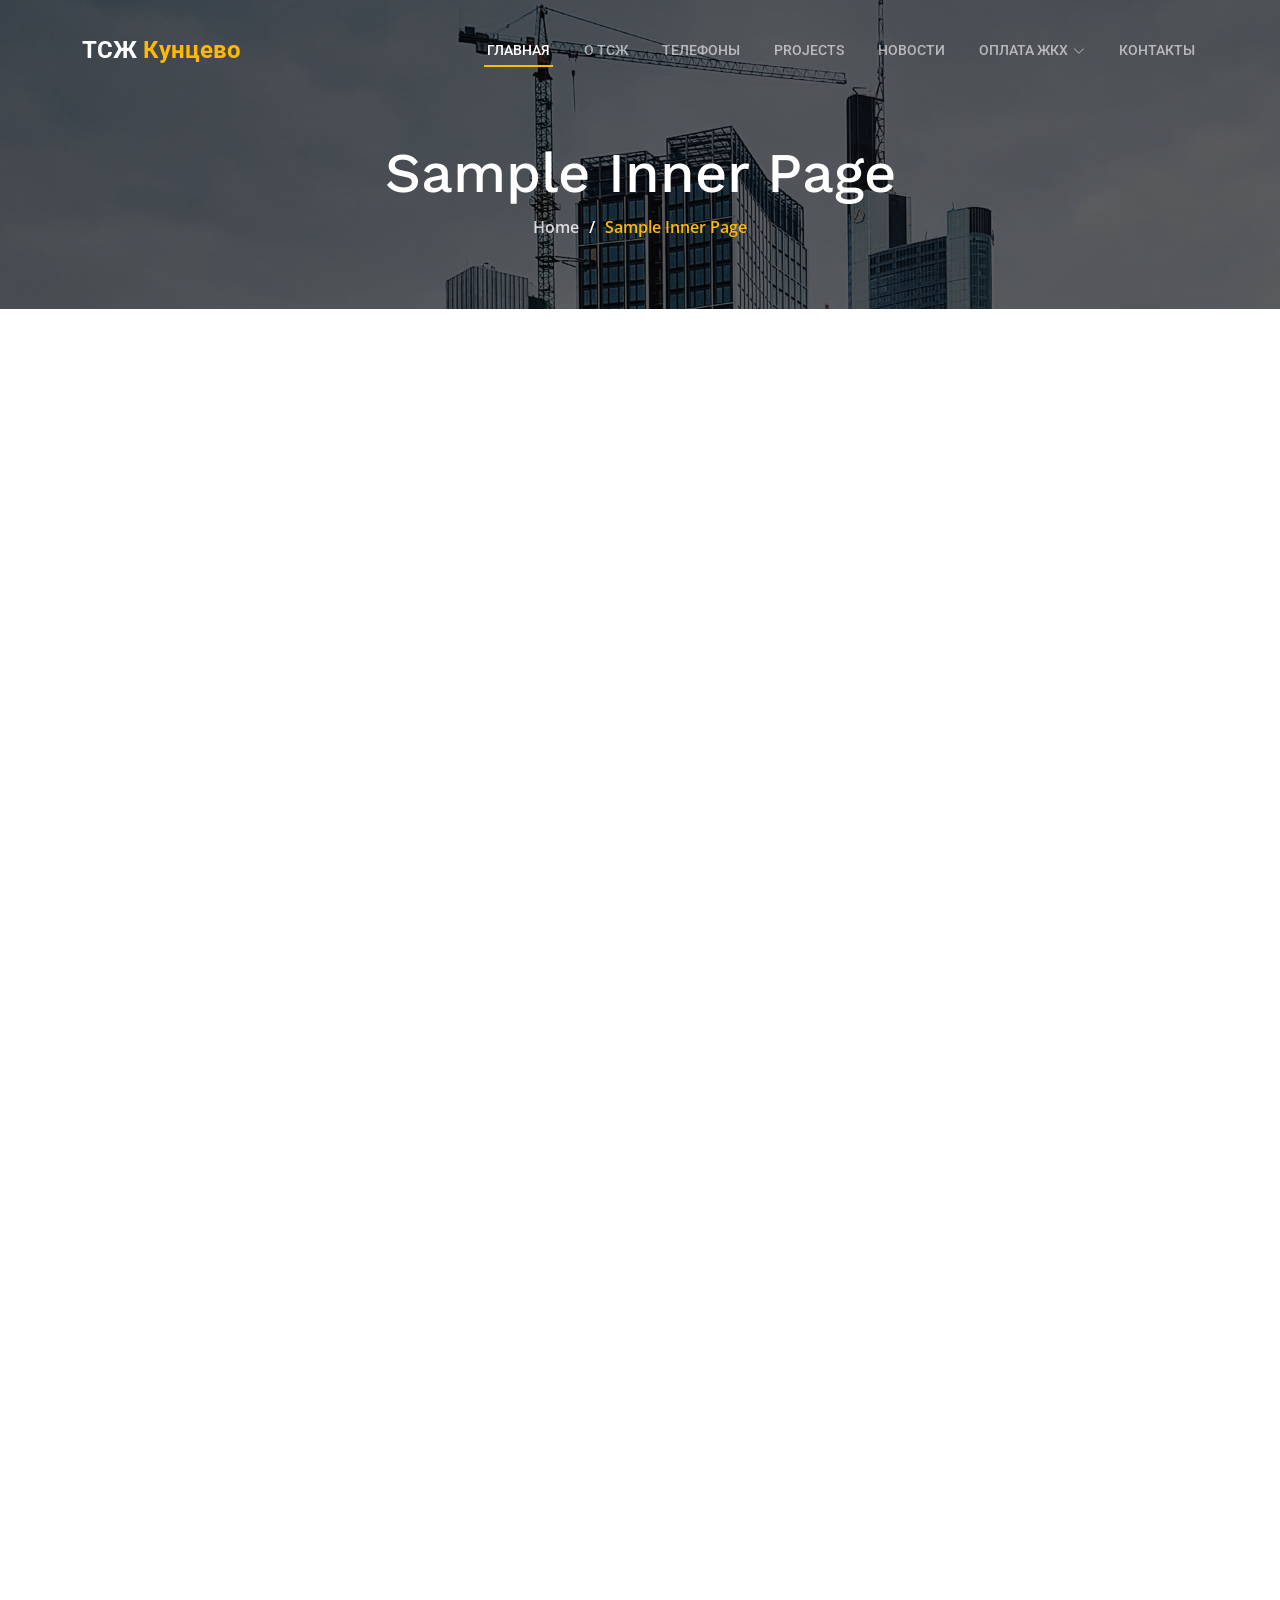
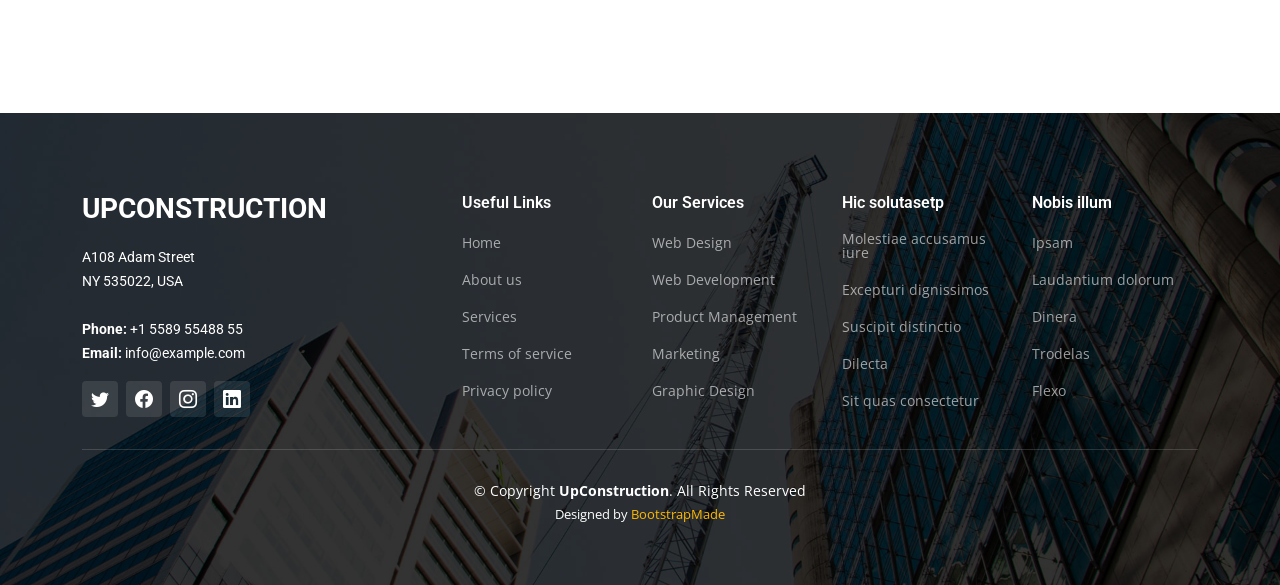
<file: water.html>
<!DOCTYPE html>
<html lang="en">

<head>
  <meta charset="utf-8">
  <meta content="width=device-width, initial-scale=1.0" name="viewport">

  <title>[Template] Sample Inner Page</title>
  <meta content="" name="description">
  <meta content="" name="keywords">

  <!-- Favicons -->
  <link href="assets/img/favicon.png" rel="icon">
  <link href="assets/img/apple-touch-icon.png" rel="apple-touch-icon">

  <!-- Google Fonts -->
  <link rel="preconnect" href="https://fonts.googleapis.com">
  <link rel="preconnect" href="https://fonts.gstatic.com" crossorigin>
  <link href="https://fonts.googleapis.com/css2?family=Open+Sans:ital,wght@0,300;0,400;0,500;0,600;0,700;1,300;1,400;1,600;1,700&family=Roboto:ital,wght@0,300;0,400;0,500;0,600;0,700;1,300;1,400;1,500;1,600;1,700&family=Work+Sans:ital,wght@0,300;0,400;0,500;0,600;0,700;1,300;1,400;1,500;1,600;1,700&display=swap" rel="stylesheet">

  <!-- Vendor CSS Files -->
  <link href="assets/vendor/bootstrap/css/bootstrap.min.css" rel="stylesheet">
  <link href="assets/vendor/bootstrap-icons/bootstrap-icons.css" rel="stylesheet">
  <link href="assets/vendor/fontawesome-free/css/all.min.css" rel="stylesheet">
  <link href="assets/vendor/aos/aos.css" rel="stylesheet">
  <link href="assets/vendor/glightbox/css/glightbox.min.css" rel="stylesheet">
  <link href="assets/vendor/swiper/swiper-bundle.min.css" rel="stylesheet">

  <!-- Template Main CSS File -->
  <link href="assets/css/main.css" rel="stylesheet">

  <!-- =======================================================
  * Template Name: UpConstruction - v1.2.1
  * Template URL: https://bootstrapmade.com/upconstruction-bootstrap-construction-website-template/
  * Author: BootstrapMade.com
  * License: https://bootstrapmade.com/license/
  ======================================================== -->
</head>

<body>

  <!-- ======= Header ======= -->
  <header id="header" class="header d-flex align-items-center">
    <div class="container-fluid container-xl d-flex align-items-center justify-content-between">

      <a href="index.html" class="logo d-flex align-items-center">
        <!-- Uncomment the line below if you also wish to use an image logo -->
        <!-- <img src="assets/img/logo.png" alt=""> -->
        <h1>ТСЖ <span>Кунцево</span></h1>
      </a>

      <i class="mobile-nav-toggle mobile-nav-show bi bi-list"></i>
      <i class="mobile-nav-toggle mobile-nav-hide d-none bi bi-x"></i>
      <nav id="navbar" class="navbar">
        <ul>
          <li><a href="index.html" class="active">Главная</a></li>
          <li><a href="about.html">О ТСЖ</a></li>
          <li><a href="services.html">Телефоны</a></li>
          <li><a href="projects.html">Projects</a></li>
          <li><a href="blog.html">Новости</a></li>
          <li class="dropdown"><a href="#"><span>Оплата ЖКХ</span> <i class="bi bi-chevron-down dropdown-indicator"></i></a>
            <ul>
              <li><a href="#">Вода</a></li>
              <li class="dropdown"><a href="#"><span>Deep Dropdown</span> <i class="bi bi-chevron-down dropdown-indicator"></i></a>
                <ul>
                  <li><a href="#">Deep Dropdown 1</a></li>
                  <li><a href="#">Deep Dropdown 2</a></li>
                  <li><a href="#">Deep Dropdown 3</a></li>
                  <li><a href="#">Deep Dropdown 4</a></li>
                  <li><a href="#">Deep Dropdown 5</a></li>
                </ul>
              </li>
              <li><a href="#">Электричество</a></li>
              <li><a href="#">Тарифы</a></li>
              <li><a href="#">Dropdown 4</a></li>
            </ul>
          </li>
          <li><a href="contact.html">Контакты</a></li>
        </ul>
      </nav><!-- .navbar -->

    </div>
  </header><!-- End Header -->

  <main id="main">

    <!-- ======= Breadcrumbs ======= -->
    <div class="breadcrumbs d-flex align-items-center" style="background-image: url('assets/img/breadcrumbs-bg.jpg');">
      <div class="container position-relative d-flex flex-column align-items-center" data-aos="fade">

        <h2>Sample Inner Page</h2>
        <ol>
          <li><a href="index.html">Home</a></li>
          <li>Sample Inner Page</li>
        </ol>

      </div>
    </div><!-- End Breadcrumbs -->

    <section class="sample-page">
      <div class="container">

<script src="https://yastatic.net/s3/frontend/forms/_/embed.js"></script><iframe src="https://forms.yandex.ru/cloud/6394c5d690fa7bdfb50872ac/?iframe=1" frameborder="0" name="ya-form-6394c5d690fa7bdfb50872ac" width="650"></iframe>
<iframe src="https://docs.google.com/forms/d/e/1FAIpQLSdybeILz9H1liFm_tmX5gUkL167KvH5jq5a2ZAjmg1rLwnmkg/viewform?embedded=true" width="640" height="1082" frameborder="0" marginheight="0" marginwidth="0">Загрузка…</iframe>
      </div>
    </section>

  </main><!-- End #main -->

  <!-- ======= Footer ======= -->
  <footer id="footer" class="footer">

    <div class="footer-content position-relative">
      <div class="container">
        <div class="row">

          <div class="col-lg-4 col-md-6">
            <div class="footer-info">
              <h3>UpConstruction</h3>
              <p>
                A108 Adam Street <br>
                NY 535022, USA<br><br>
                <strong>Phone:</strong> +1 5589 55488 55<br>
                <strong>Email:</strong> info@example.com<br>
              </p>
              <div class="social-links d-flex mt-3">
                <a href="#" class="d-flex align-items-center justify-content-center"><i class="bi bi-twitter"></i></a>
                <a href="#" class="d-flex align-items-center justify-content-center"><i class="bi bi-facebook"></i></a>
                <a href="#" class="d-flex align-items-center justify-content-center"><i class="bi bi-instagram"></i></a>
                <a href="#" class="d-flex align-items-center justify-content-center"><i class="bi bi-linkedin"></i></a>
              </div>
            </div>
          </div><!-- End footer info column-->

          <div class="col-lg-2 col-md-3 footer-links">
            <h4>Useful Links</h4>
            <ul>
              <li><a href="#">Home</a></li>
              <li><a href="#">About us</a></li>
              <li><a href="#">Services</a></li>
              <li><a href="#">Terms of service</a></li>
              <li><a href="#">Privacy policy</a></li>
            </ul>
          </div><!-- End footer links column-->

          <div class="col-lg-2 col-md-3 footer-links">
            <h4>Our Services</h4>
            <ul>
              <li><a href="#">Web Design</a></li>
              <li><a href="#">Web Development</a></li>
              <li><a href="#">Product Management</a></li>
              <li><a href="#">Marketing</a></li>
              <li><a href="#">Graphic Design</a></li>
            </ul>
          </div><!-- End footer links column-->

          <div class="col-lg-2 col-md-3 footer-links">
            <h4>Hic solutasetp</h4>
            <ul>
              <li><a href="#">Molestiae accusamus iure</a></li>
              <li><a href="#">Excepturi dignissimos</a></li>
              <li><a href="#">Suscipit distinctio</a></li>
              <li><a href="#">Dilecta</a></li>
              <li><a href="#">Sit quas consectetur</a></li>
            </ul>
          </div><!-- End footer links column-->

          <div class="col-lg-2 col-md-3 footer-links">
            <h4>Nobis illum</h4>
            <ul>
              <li><a href="#">Ipsam</a></li>
              <li><a href="#">Laudantium dolorum</a></li>
              <li><a href="#">Dinera</a></li>
              <li><a href="#">Trodelas</a></li>
              <li><a href="#">Flexo</a></li>
            </ul>
          </div><!-- End footer links column-->

        </div>
      </div>
    </div>

    <div class="footer-legal text-center position-relative">
      <div class="container">
        <div class="copyright">
          &copy; Copyright <strong><span>UpConstruction</span></strong>. All Rights Reserved
        </div>
        <div class="credits">
          <!-- All the links in the footer should remain intact. -->
          <!-- You can delete the links only if you purchased the pro version. -->
          <!-- Licensing information: https://bootstrapmade.com/license/ -->
          <!-- Purchase the pro version with working PHP/AJAX contact form: https://bootstrapmade.com/upconstruction-bootstrap-construction-website-template/ -->
          Designed by <a href="https://bootstrapmade.com/">BootstrapMade</a>
        </div>
      </div>
    </div>

  </footer>
  <!-- End Footer -->

  <a href="#" class="scroll-top d-flex align-items-center justify-content-center"><i class="bi bi-arrow-up-short"></i></a>

  <div id="preloader"></div>

  <!-- Vendor JS Files -->
  <script src="assets/vendor/bootstrap/js/bootstrap.bundle.min.js"></script>
  <script src="assets/vendor/aos/aos.js"></script>
  <script src="assets/vendor/glightbox/js/glightbox.min.js"></script>
  <script src="assets/vendor/isotope-layout/isotope.pkgd.min.js"></script>
  <script src="assets/vendor/swiper/swiper-bundle.min.js"></script>
  <script src="assets/vendor/purecounter/purecounter_vanilla.js"></script>
  <script src="assets/vendor/php-email-form/validate.js"></script>

  <!-- Template Main JS File -->
  <script src="assets/js/main.js"></script>

</body>

</html>
</file>
<file: assets/css/main.css>
/**
* Template Name: UpConstruction - v1.2.1
* Template URL: https://bootstrapmade.com/upconstruction-bootstrap-construction-website-template/
* Author: BootstrapMade.com
* License: https://bootstrapmade.com/license/
*/

/*--------------------------------------------------------------
# Set main reusable colors and fonts using CSS variables
# Learn more about CSS variables at https://developer.mozilla.org/en-US/docs/Web/CSS/Using_CSS_custom_properties
--------------------------------------------------------------*/
/* Fonts */
:root {
  --font-default: "Open Sans", system-ui, -apple-system, "Segoe UI", Roboto, "Helvetica Neue", Arial, "Noto Sans", "Liberation Sans", sans-serif, "Apple Color Emoji", "Segoe UI Emoji", "Segoe UI Symbol", "Noto Color Emoji";
  --font-primary: "Roboto", sans-serif;
  --font-secondary: "Work Sans", sans-serif;
}

/* Colors */
:root {
  --color-default: #364d59;
  --color-primary: #feb900;
  --color-secondary: #52565e;
}

/* Smooth scroll behavior */
:root {
  scroll-behavior: smooth;
}

/*--------------------------------------------------------------
# General
--------------------------------------------------------------*/
body {
  font-family: var(--font-default);
  color: var(--color-default);
  overflow-x: hidden;
}

a {
  color: var(--color-primary);
  text-decoration: none;
}

a:hover {
  color: #ffc732;
  text-decoration: none;
}

h1,
h2,
h3,
h4,
h5,
h6 {
  font-family: var(--font-primary);
}

/*--------------------------------------------------------------
# Sections & Section Header
--------------------------------------------------------------*/
section {
  padding: 80px 0;
  overflow: hidden;
}

.section-bg {
  background-color: #f5f6f7;
}

.section-header {
  text-align: center;
  padding-bottom: 70px;
}

.section-header h2 {
  font-size: 32px;
  font-weight: 700;
  position: relative;
  color: #2e3135;
}

.section-header h2:before,
.section-header h2:after {
  content: "";
  width: 50px;
  height: 2px;
  background: var(--color-primary);
  display: inline-block;
}

.section-header h2:before {
  margin: 0 15px 10px 0;
}

.section-header h2:after {
  margin: 0 0 10px 15px;
}

.section-header p {
  margin: 0 auto 0 auto;
}

@media (min-width: 1199px) {
  .section-header p {
    max-width: 60%;
  }
}

/*--------------------------------------------------------------
# Breadcrumbs
--------------------------------------------------------------*/
.breadcrumbs {
  padding: 140px 0 60px 0;
  min-height: 30vh;
  position: relative;
  background-size: cover;
  background-position: center;
  background-repeat: no-repeat;
}

.breadcrumbs:before {
  content: "";
  background-color: rgba(0, 0, 0, 0.6);
  position: absolute;
  inset: 0;
}

.breadcrumbs h2 {
  font-size: 56px;
  font-weight: 500;
  color: #fff;
  font-family: var(--font-secondary);
}

.breadcrumbs ol {
  display: flex;
  flex-wrap: wrap;
  list-style: none;
  padding: 0 0 10px 0;
  margin: 0;
  font-size: 16px;
  font-weight: 600;
  color: var(--color-primary);
}

.breadcrumbs ol a {
  color: rgba(255, 255, 255, 0.8);
  transition: 0.3s;
}

.breadcrumbs ol a:hover {
  text-decoration: underline;
}

.breadcrumbs ol li+li {
  padding-left: 10px;
}

.breadcrumbs ol li+li::before {
  display: inline-block;
  padding-right: 10px;
  color: #fff;
  content: "/";
}

/*--------------------------------------------------------------
# Scroll top button
--------------------------------------------------------------*/
.scroll-top {
  position: fixed;
  visibility: hidden;
  opacity: 0;
  right: 15px;
  bottom: 15px;
  z-index: 99999;
  background: var(--color-primary);
  width: 40px;
  height: 40px;
  border-radius: 4px;
  transition: all 0.4s;
}

.scroll-top i {
  font-size: 24px;
  color: var(--color-secondary);
  line-height: 0;
}

.scroll-top:hover {
  background: #ffc732;
  color: #fff;
}

.scroll-top.active {
  visibility: visible;
  opacity: 1;
}

/*--------------------------------------------------------------
# Preloader
--------------------------------------------------------------*/
#preloader {
  position: fixed;
  inset: 0;
  z-index: 999999;
  overflow: hidden;
  background: #fff;
  transition: all 0.6s ease-out;
}

#preloader:before {
  content: "";
  position: fixed;
  top: calc(50% - 30px);
  left: calc(50% - 30px);
  border: 6px solid #fff;
  border-color: var(--color-primary) transparent var(--color-primary) transparent;
  border-radius: 50%;
  width: 60px;
  height: 60px;
  -webkit-animation: animate-preloader 1.5s linear infinite;
  animation: animate-preloader 1.5s linear infinite;
}

@-webkit-keyframes animate-preloader {
  0% {
    transform: rotate(0deg);
  }

  100% {
    transform: rotate(360deg);
  }
}

@keyframes animate-preloader {
  0% {
    transform: rotate(0deg);
  }

  100% {
    transform: rotate(360deg);
  }
}

/*--------------------------------------------------------------
# Disable aos animation delay on mobile devices
--------------------------------------------------------------*/
@media screen and (max-width: 768px) {
  [data-aos-delay] {
    transition-delay: 0 !important;
  }
}

/*--------------------------------------------------------------
# Header
--------------------------------------------------------------*/
.header {
  z-index: 997;
  position: absolute;
  padding: 30px 0;
  top: 0;
  left: 0;
  right: 0;
}

.header .logo img {
  max-height: 40px;
  margin-right: 6px;
}

.header .logo h1 {
  font-size: 24px;
  font-weight: 700;
  color: #fff;
  margin-bottom: 0;
  font-family: var(--font-primary);
}

.header .logo h1 span {
  color: var(--color-primary);
}

/*--------------------------------------------------------------
# Desktop Navigation
--------------------------------------------------------------*/
@media (min-width: 1280px) {
  .navbar {
    padding: 0;
  }

  .navbar ul {
    margin: 0;
    padding: 0;
    display: flex;
    list-style: none;
    align-items: center;
  }

  .navbar li {
    position: relative;
  }

  .navbar>ul>li {
    white-space: nowrap;
    padding: 10px 0 10px 28px;
  }

  .navbar a,
  .navbar a:focus {
    display: flex;
    align-items: center;
    justify-content: space-between;
    padding: 0 3px;
    font-family: var(--font-primary);
    font-size: 14px;
    font-weight: 500;
    color: rgba(255, 255, 255, 0.6);
    text-transform: uppercase;
    white-space: nowrap;
    transition: 0.3s;
    position: relative;
  }

  .navbar a i,
  .navbar a:focus i {
    font-size: 12px;
    line-height: 0;
    margin-left: 5px;
  }

  .navbar>ul>li>a:before {
    content: "";
    position: absolute;
    width: 100%;
    height: 2px;
    bottom: -6px;
    left: 0;
    background-color: var(--color-primary);
    visibility: hidden;
    width: 0px;
    transition: all 0.3s ease-in-out 0s;
  }

  .navbar a:hover:before,
  .navbar li:hover>a:before,
  .navbar .active:before {
    visibility: visible;
    width: 100%;
  }

  .navbar a:hover,
  .navbar .active,
  .navbar .active:focus,
  .navbar li:hover>a {
    color: #fff;
  }

  .navbar .dropdown ul {
    display: block;
    position: absolute;
    left: 28px;
    top: calc(100% + 30px);
    margin: 0;
    padding: 10px 0;
    z-index: 99;
    opacity: 0;
    visibility: hidden;
    background: #fff;
    box-shadow: 0px 0px 30px rgba(127, 137, 161, 0.25);
    transition: 0.3s;
  }

  .navbar .dropdown ul li {
    min-width: 200px;
  }

  .navbar .dropdown ul a {
    padding: 10px 20px;
    font-size: 15px;
    text-transform: none;
    color: var(--color-default);
    font-weight: 400;
  }

  .navbar .dropdown ul a i {
    font-size: 12px;
  }

  .navbar .dropdown ul a:hover,
  .navbar .dropdown ul .active:hover,
  .navbar .dropdown ul li:hover>a {
    color: var(--color-primary);
  }

  .navbar .dropdown:hover>ul {
    opacity: 1;
    top: 100%;
    visibility: visible;
  }

  .navbar .dropdown .dropdown ul {
    top: 0;
    left: calc(100% - 30px);
    visibility: hidden;
  }

  .navbar .dropdown .dropdown:hover>ul {
    opacity: 1;
    top: 0;
    left: 100%;
    visibility: visible;
  }
}

@media (min-width: 1280px) and (max-width: 1366px) {
  .navbar .dropdown .dropdown ul {
    left: -90%;
  }

  .navbar .dropdown .dropdown:hover>ul {
    left: -100%;
  }
}

@media (min-width: 1280px) {

  .mobile-nav-show,
  .mobile-nav-hide {
    display: none;
  }
}

/*--------------------------------------------------------------
# Mobile Navigation
--------------------------------------------------------------*/
@media (max-width: 1279px) {
  .navbar {
    position: fixed;
    top: 0;
    right: -100%;
    width: 100%;
    max-width: 400px;
    bottom: 0;
    transition: 0.3s;
    z-index: 9997;
  }

  .navbar ul {
    position: absolute;
    inset: 0;
    padding: 50px 0 10px 0;
    margin: 0;
    background: rgba(0, 0, 0, 0.8);
    overflow-y: auto;
    transition: 0.3s;
    z-index: 9998;
  }

  .navbar a,
  .navbar a:focus {
    display: flex;
    align-items: center;
    justify-content: space-between;
    padding: 10px 20px;
    font-family: var(--font-primary);
    font-size: 15px;
    font-weight: 500;
    color: rgba(255, 255, 255, 0.7);
    white-space: nowrap;
    text-transform: uppercase;
    transition: 0.3s;
  }

  .navbar a i,
  .navbar a:focus i {
    font-size: 12px;
    line-height: 0;
    margin-left: 5px;
  }

  .navbar a:hover,
  .navbar .active,
  .navbar .active:focus,
  .navbar li:hover>a {
    color: #fff;
  }

  .navbar .dropdown ul,
  .navbar .dropdown .dropdown ul {
    position: static;
    display: none;
    padding: 10px 0;
    margin: 10px 20px;
    transition: all 0.5s ease-in-out;
    border: 1px solid #222428;
  }

  .navbar .dropdown>.dropdown-active,
  .navbar .dropdown .dropdown>.dropdown-active {
    display: block;
  }

  .mobile-nav-show {
    position: relative;
    color: #fff;
    font-size: 28px;
    cursor: pointer;
    line-height: 0;
    transition: 0.5s;
    z-index: 9999;
    padding-right: 10px;
  }

  .mobile-nav-hide {
    color: #fff;
    font-size: 32px;
    cursor: pointer;
    line-height: 0;
    transition: 0.5s;
    position: fixed;
    right: 20px;
    top: 20px;
    z-index: 9999;
  }

  .mobile-nav-active {
    overflow: hidden;
  }

  .mobile-nav-active .navbar {
    right: 0;
  }

  .mobile-nav-active .navbar:before {
    content: "";
    position: fixed;
    inset: 0;
    background: rgba(0, 0, 0, 0.6);
    z-index: 9996;
  }
}

/*--------------------------------------------------------------
# Get Started Section
--------------------------------------------------------------*/
.get-started .content {
  padding: 30px 0;
}

.get-started .content h3 {
  font-size: 36px;
  color: var(--color-secondary);
  font-weight: 600;
  margin-bottom: 25px;
  padding-bottom: 25px;
  position: relative;
}

.get-started .content h3:after {
  content: "";
  position: absolute;
  display: block;
  width: 60px;
  height: 4px;
  background: var(--color-primary);
  left: 0;
  bottom: 0;
}

.get-started .content p {
  font-size: 14px;
}

.get-started .php-email-form {
  background: #fff;
  padding: 30px;
  height: 100%;
}

@media (max-width: 575px) {
  .get-started .php-email-form {
    padding: 20px;
  }
}

.get-started .php-email-form h3 {
  font-size: 14px;
  font-weight: 700;
  text-transform: uppercase;
  letter-spacing: 1px;
}

.get-started .php-email-form p {
  font-size: 14px;
  margin-bottom: 20px;
}

.get-started .php-email-form .error-message {
  display: none;
  color: #fff;
  background: #df1529;
  text-align: left;
  padding: 15px;
  margin-bottom: 24px;
  font-weight: 600;
}

.get-started .php-email-form .sent-message {
  display: none;
  color: #fff;
  background: #059652;
  text-align: center;
  padding: 15px;
  margin-bottom: 24px;
  font-weight: 600;
}

.get-started .php-email-form .loading {
  display: none;
  background: #fff;
  text-align: center;
  padding: 15px;
  margin-bottom: 24px;
}

.get-started .php-email-form .loading:before {
  content: "";
  display: inline-block;
  border-radius: 50%;
  width: 24px;
  height: 24px;
  margin: 0 10px -6px 0;
  border: 3px solid #059652;
  border-top-color: #fff;
  -webkit-animation: animate-loading 1s linear infinite;
  animation: animate-loading 1s linear infinite;
}

.get-started .php-email-form input,
.get-started .php-email-form textarea {
  border-radius: 0;
  box-shadow: none;
  font-size: 14px;
  border-radius: 0;
}

.get-started .php-email-form input:focus,
.get-started .php-email-form textarea:focus {
  border-color: var(--color-primary);
}

.get-started .php-email-form input {
  padding: 12px 15px;
}

.get-started .php-email-form textarea {
  padding: 12px 15px;
}

.get-started .php-email-form button[type=submit] {
  background: var(--color-primary);
  border: 0;
  padding: 10px 30px;
  color: #fff;
  transition: 0.4s;
  border-radius: 4px;
}

.get-started .php-email-form button[type=submit]:hover {
  background: rgba(254, 185, 0, 0.8);
}

@-webkit-keyframes animate-loading {
  0% {
    transform: rotate(0deg);
  }

  100% {
    transform: rotate(360deg);
  }
}

@keyframes animate-loading {
  0% {
    transform: rotate(0deg);
  }

  100% {
    transform: rotate(360deg);
  }
}

/*--------------------------------------------------------------
# Constructions Section
--------------------------------------------------------------*/
.constructions .card-item {
  border: 1px solid rgba(82, 86, 94, 0.2);
  background: #fff;
  position: relative;
  border-radius: 0;
}

.constructions .card-item .card-bg {
  min-height: 300px;
  background-size: cover;
  background-position: center;
  background-repeat: no-repeat;
}

.constructions .card-item .card-body {
  padding: 30px;
}

.constructions .card-item h4 {
  font-weight: 700;
  font-size: 20px;
  margin-bottom: 15px;
  color: var(--color-secondary);
}

.constructions .card-item p {
  color: var(--color-secondary);
  margin: 0;
}

/*--------------------------------------------------------------
# Services Section
--------------------------------------------------------------*/
.services .service-item {
  padding: 40px;
  background: #fff;
  height: 100%;
}

.services .service-item .icon {
  width: 48px;
  height: 48px;
  position: relative;
  margin-bottom: 50px;
}

.services .service-item .icon i {
  color: var(--color-secondary);
  font-size: 40px;
  transition: ease-in-out 0.3s;
  z-index: 2;
  position: relative;
  line-height: 1.8;
}

.services .service-item .icon:before {
  position: absolute;
  content: "";
  height: 100%;
  width: 100%;
  background: #f0f1f2;
  border-radius: 50px;
  z-index: 1;
  top: 10px;
  right: -15px;
  transition: 0.3s;
}

.services .service-item h3 {
  color: var(--color-default);
  font-weight: 700;
  margin: 0 0 20px 0;
  padding-bottom: 8px;
  font-size: 22px;
  position: relative;
  display: inline-block;
  border-bottom: 4px solid #ebebed;
  transition: 0.3s;
}

.services .service-item p {
  line-height: 24px;
  font-size: 14px;
  margin-bottom: 0;
}

.services .service-item .readmore {
  margin-top: 15px;
  display: inline-block;
  color: var(--color-primary);
}

.services .service-item:hover .icon:before {
  background: var(--color-primary);
}

.services .service-item:hover h3 {
  border-color: var(--color-primary);
}

/*--------------------------------------------------------------
# Features Section
--------------------------------------------------------------*/
.features .nav-tabs {
  border: 0;
}

.features .nav-link {
  padding: 15px 0;
  transition: 0.3s;
  color: var(--color-secondary);
  border-radius: 0;
  display: flex;
  align-items: center;
  justify-content: center;
  cursor: pointer;
  height: 100%;
  border: 0;
  border-bottom: 4px solid #e2e4e6;
}

.features .nav-link i {
  padding-right: 15px;
  font-size: 48px;
}

.features .nav-link h4 {
  font-size: 18px;
  font-weight: 600;
  margin: 0;
}

@media (max-width: 575px) {
  .features .nav-link h4 {
    font-size: 16px;
  }
}

.features .nav-link:hover {
  color: var(--color-primary);
}

.features .nav-link.active {
  color: var(--color-primary);
  background-color: transparent;
  border-color: var(--color-primary);
}

.features .tab-content {
  margin-top: 30px;
}

.features .tab-pane h3 {
  font-weight: 700;
  font-size: 32px;
  position: relative;
  margin-bottom: 20px;
  padding-bottom: 20px;
}

.features .tab-pane h3:after {
  content: "";
  position: absolute;
  display: block;
  width: 60px;
  height: 3px;
  background: var(--color-primary);
  left: 0;
  bottom: 0;
}

.features .tab-pane ul {
  list-style: none;
  padding: 0;
}

.features .tab-pane ul li {
  padding-top: 10px;
}

.features .tab-pane ul i {
  font-size: 20px;
  padding-right: 4px;
  color: var(--color-primary);
}

.features .tab-pane p:last-child {
  margin-bottom: 0;
}

/*--------------------------------------------------------------
# Our Projects Section
--------------------------------------------------------------*/
.projects .portfolio-flters {
  padding: 0;
  margin: 0 auto 20px auto;
  list-style: none;
  text-align: center;
}

.projects .portfolio-flters li {
  cursor: pointer;
  display: inline-block;
  padding: 0;
  font-size: 18px;
  font-weight: 500;
  margin: 0 10px;
  line-height: 1;
  margin-bottom: 5px;
  transition: all 0.3s ease-in-out;
}

.projects .portfolio-flters li:hover,
.projects .portfolio-flters li.filter-active {
  color: var(--color-primary);
}

.projects .portfolio-flters li:first-child {
  margin-left: 0;
}

.projects .portfolio-flters li:last-child {
  margin-right: 0;
}

@media (max-width: 575px) {
  .projects .portfolio-flters li {
    font-size: 14px;
    margin: 0 5px;
  }
}

.projects .portfolio-content {
  position: relative;
  overflow: hidden;
}

.projects .portfolio-content img {
  transition: 0.3s;
}

.projects .portfolio-content .portfolio-info {
  opacity: 0;
  position: absolute;
  inset: 0;
  z-index: 3;
  transition: all ease-in-out 0.3s;
  background: rgba(0, 0, 0, 0.6);
  padding: 15px;
}

.projects .portfolio-content .portfolio-info h4 {
  font-size: 14px;
  padding: 5px 10px;
  font-weight: 400;
  color: #fff;
  display: inline-block;
  background-color: var(--color-primary);
}

.projects .portfolio-content .portfolio-info p {
  position: absolute;
  bottom: 10px;
  text-align: center;
  display: inline-block;
  left: 0;
  right: 0;
  font-size: 16px;
  font-weight: 600;
  color: rgba(255, 255, 255, 0.8);
}

.projects .portfolio-content .portfolio-info .preview-link,
.projects .portfolio-content .portfolio-info .details-link {
  position: absolute;
  left: calc(50% - 40px);
  font-size: 26px;
  top: calc(50% - 14px);
  color: #fff;
  transition: 0.3s;
  line-height: 1.2;
}

.projects .portfolio-content .portfolio-info .preview-link:hover,
.projects .portfolio-content .portfolio-info .details-link:hover {
  color: var(--color-primary);
}

.projects .portfolio-content .portfolio-info .details-link {
  left: 50%;
  font-size: 34px;
  line-height: 0;
}

.projects .portfolio-content:hover .portfolio-info {
  opacity: 1;
}

.projects .portfolio-content:hover img {
  transform: scale(1.1);
}

/*--------------------------------------------------------------
# Testimonials Section
--------------------------------------------------------------*/
.testimonials .testimonial-wrap {
  padding-left: 50px;
}

.testimonials .testimonials-carousel,
.testimonials .testimonials-slider {
  overflow: hidden;
}

.testimonials .testimonial-item {
  box-sizing: content-box;
  padding: 30px 30px 30px 60px;
  margin: 0 15px 30px 0;
  min-height: 200px;
  box-shadow: 0px 2px 20px rgba(82, 86, 94, 0.1);
  position: relative;
  background: #fff;
}

.testimonials .testimonial-item .testimonial-img {
  width: 90px;
  border-radius: 10px;
  border: 6px solid #fff;
  position: absolute;
  left: -45px;
}

.testimonials .testimonial-item h3 {
  font-size: 18px;
  font-weight: bold;
  margin: 10px 0 5px 0;
  color: #000;
}

.testimonials .testimonial-item h4 {
  font-size: 14px;
  color: #999;
  margin: 0;
}

.testimonials .testimonial-item .stars {
  margin: 10px 0;
}

.testimonials .testimonial-item .stars i {
  color: #ffc107;
  margin: 0 1px;
}

.testimonials .testimonial-item .quote-icon-left,
.testimonials .testimonial-item .quote-icon-right {
  color: #ffd565;
  font-size: 26px;
  line-height: 0;
}

.testimonials .testimonial-item .quote-icon-left {
  display: inline-block;
  left: -5px;
  position: relative;
}

.testimonials .testimonial-item .quote-icon-right {
  display: inline-block;
  right: -5px;
  position: relative;
  top: 10px;
  transform: scale(-1, -1);
}

.testimonials .testimonial-item p {
  font-style: italic;
  margin: 15px auto 15px auto;
}

.testimonials .swiper-pagination {
  margin-top: 20px;
  position: relative;
}

.testimonials .swiper-pagination .swiper-pagination-bullet {
  width: 12px;
  height: 12px;
  background-color: #d5d7da;
  opacity: 1;
}

.testimonials .swiper-pagination .swiper-pagination-bullet-active {
  background-color: var(--color-primary);
}

@media (max-width: 767px) {
  .testimonials .testimonial-wrap {
    padding-left: 0;
  }

  .testimonials .testimonials-carousel,
  .testimonials .testimonials-slider {
    overflow: hidden;
  }

  .testimonials .testimonial-item {
    padding: 30px;
    margin: 15px;
  }

  .testimonials .testimonial-item .testimonial-img {
    position: static;
    left: auto;
  }
}

/*--------------------------------------------------------------
# Alt Services Section
--------------------------------------------------------------*/
.alt-services .img-bg {
  background-size: cover;
  background-position: center center;
  min-height: 400px;
}

.alt-services h3 {
  font-size: 28px;
  font-weight: 700;
  color: var(--color-secondary);
  margin-bottom: 20px;
  padding-bottom: 20px;
  position: relative;
}

.alt-services h3:after {
  content: "";
  position: absolute;
  display: block;
  width: 50px;
  height: 3px;
  background: var(--color-primary);
  left: 0;
  bottom: 0;
}

.alt-services .icon-box {
  margin-top: 50px;
}

.alt-services .icon-box i {
  display: flex;
  align-items: center;
  justify-content: center;
  color: var(--color-primary);
  margin-right: 25px;
  font-size: 28px;
  width: 56px;
  height: 56px;
  border-radius: 4px;
  line-height: 0;
  box-shadow: 0px 2px 30px rgba(0, 0, 0, 0.08);
  background-color: #fff;
  transition: 0.3s;
}

.alt-services .icon-box:hover i {
  background-color: var(--color-primary);
  color: #fff;
}

.alt-services .icon-box h4 {
  font-weight: 700;
  margin-bottom: 10px;
  font-size: 18px;
}

.alt-services .icon-box h4 a {
  color: #000;
  transition: 0.3s;
}

.alt-services .icon-box h4 a:hover {
  color: var(--color-primary);
}

.alt-services .icon-box p {
  line-height: 24px;
  font-size: 14px;
  margin-bottom: 0;
}

/*--------------------------------------------------------------
# About Section
--------------------------------------------------------------*/
.about h2 {
  font-size: 48px;
  font-weight: 700;
  font-family: var(--font-secondary);
  margin: 30px 0;
}

@media (min-width: 991px) {
  .about h2 {
    max-width: 65%;
    margin: 0 0 80px 0;
  }
}

.about .our-story {
  padding: 40px;
  background-color: #f5f6f7;
}

@media (min-width: 991px) {
  .about .our-story {
    padding-right: 35%;
  }
}

.about .our-story h4 {
  text-transform: uppercase;
  font-size: 18px;
  color: #838893;
}

.about .our-story h3 {
  font-size: 36px;
  font-weight: 700;
  margin-bottom: 20px;
  color: var(--color-secondary);
}

.about .our-story p:last-child {
  margin-bottom: 0;
}

.about ul {
  list-style: none;
  padding: 0;
  font-size: 15px;
}

.about ul li {
  padding: 5px 0;
  display: flex;
  align-items: center;
}

.about ul i {
  font-size: 20px;
  margin-right: 4px;
  color: var(--color-primary);
}

.about .watch-video i {
  font-size: 32px;
  transition: 0.3s;
  color: var(--color-primary);
}

.about .watch-video a {
  font-weight: 600;
  color: var(--color-secondary);
  margin-left: 8px;
  transition: 0.3s;
}

.about .watch-video:hover a {
  color: var(--color-primary);
}

.about .about-img {
  min-height: 600px;
  background-size: cover;
  background-position: center;
}

@media (min-width: 992px) {
  .about .about-img {
    position: absolute;
    top: 0;
    right: 0;
  }
}

/*--------------------------------------------------------------
# Stats Counter Section
--------------------------------------------------------------*/
.stats-counter .stats-item {
  background: #fff;
  box-shadow: 0px 0 30px rgba(82, 86, 94, 0.05);
  padding: 30px;
}

.stats-counter .stats-item i {
  font-size: 42px;
  line-height: 0;
  margin-right: 20px;
  color: var(--color-primary);
}

.stats-counter .stats-item span {
  font-size: 36px;
  display: block;
  font-weight: 600;
  color: var(--color-secondary);
}

.stats-counter .stats-item p {
  padding: 0;
  margin: 0;
  font-family: var(--font-primary);
  font-size: 14px;
}

/*--------------------------------------------------------------
# Our Team Section
--------------------------------------------------------------*/
.team .member {
  position: relative;
}

.team .member .member-img {
  margin: 0 80px;
  border-radius: 50%;
  overflow: hidden;
  position: relative;
}

@media (max-width: 1024px) {
  .team .member .member-img {
    margin: 0 60px;
  }
}

.team .member .member-img img {
  position: relative;
  z-index: 1;
}

.team .member .member-img .social {
  position: absolute;
  inset: 0;
  background-color: rgba(0, 0, 0, 0.6);
  display: flex;
  justify-content: center;
  align-items: center;
  z-index: 2;
  padding-bottom: 20px;
  transition: 0.3s;
  visibility: hidden;
  opacity: 0;
}

.team .member .member-img .social a {
  transition: 0.3s;
  color: #fff;
  font-size: 20px;
  margin: 0 8px;
}

.team .member .member-img .social a:hover {
  color: var(--color-primary);
}

.team .member .member-info {
  margin-top: 30px;
}

.team .member .member-info h4 {
  font-weight: 700;
  margin-bottom: 6px;
  font-size: 18px;
  color: var(--color-secondary);
}

.team .member .member-info span {
  font-style: italic;
  display: block;
  font-size: 15px;
  color: #838893;
  margin-bottom: 10px;
}

.team .member .member-info p {
  margin-bottom: 0;
  font-size: 14px;
}

.team .member:hover .member-img .social {
  padding-bottom: 0;
  visibility: visible;
  opacity: 1;
}

/*--------------------------------------------------------------
# Servie Cards Section
--------------------------------------------------------------*/
.services-cards h3 {
  font-size: 20px;
  font-weight: 700;
  color: var(--color-secondary);
}

.services-cards p {
  font-size: 15px;
}

.services-cards ul li {
  display: flex;
  align-items: center;
  font-size: 14px;
  padding-top: 10px;
}

.services-cards ul li i {
  font-size: 16px;
  color: var(--color-primary);
  margin-right: 6px;
}

/*--------------------------------------------------------------
# Projet Details Section
--------------------------------------------------------------*/
.project-details .portfolio-details-slider img {
  width: 100%;
}

.project-details .portfolio-details-slider .swiper-pagination .swiper-pagination-bullet {
  width: 12px;
  height: 12px;
  background-color: rgba(255, 255, 255, 0.7);
  opacity: 1;
}

.project-details .portfolio-details-slider .swiper-pagination .swiper-pagination-bullet-active {
  background-color: var(--color-primary);
}

.project-details .swiper-button-prev,
.project-details .swiper-button-next {
  width: 48px;
  height: 48px;
}

.project-details .swiper-button-prev:after,
.project-details .swiper-button-next:after {
  color: rgba(255, 255, 255, 0.8);
  background-color: rgba(0, 0, 0, 0.2);
  font-size: 24px;
  border-radius: 50%;
  width: 48px;
  height: 48px;
  display: flex;
  align-items: center;
  justify-content: center;
  transition: 0.3s;
}

.project-details .swiper-button-prev:hover:after,
.project-details .swiper-button-next:hover:after {
  background-color: rgba(0, 0, 0, 0.6);
}

@media (max-width: 575px) {

  .project-details .swiper-button-prev,
  .project-details .swiper-button-next {
    display: none;
  }
}

.project-details .portfolio-info h3 {
  font-size: 22px;
  font-weight: 700;
  margin-bottom: 20px;
  padding-bottom: 20px;
  position: relative;
}

.project-details .portfolio-info h3:after {
  content: "";
  position: absolute;
  display: block;
  width: 50px;
  height: 3px;
  background: var(--color-primary);
  left: 0;
  bottom: 0;
}

.project-details .portfolio-info ul {
  list-style: none;
  padding: 0;
  font-size: 15px;
}

.project-details .portfolio-info ul li {
  display: flex;
  flex-direction: column;
  padding-bottom: 15px;
}

.project-details .portfolio-info ul strong {
  text-transform: uppercase;
  font-weight: 400;
  color: #838893;
  font-size: 14px;
}

.project-details .portfolio-info .btn-visit {
  padding: 8px 40px;
  background: var(--color-primary);
  color: #fff;
  border-radius: 50px;
  transition: 0.3s;
}

.project-details .portfolio-info .btn-visit:hover {
  background: #ffc019;
}

.project-details .portfolio-description h2 {
  font-size: 26px;
  font-weight: 700;
  margin-bottom: 20px;
  color: var(--color-secondary);
}

.project-details .portfolio-description p {
  padding: 0;
}

.project-details .portfolio-description .testimonial-item {
  padding: 30px 30px 0 30px;
  position: relative;
  background: #f5f6f7;
  height: 100%;
  margin-bottom: 50px;
}

.project-details .portfolio-description .testimonial-item .testimonial-img {
  width: 90px;
  border-radius: 50px;
  border: 6px solid #fff;
  float: left;
  margin: 0 10px 0 0;
}

.project-details .portfolio-description .testimonial-item h3 {
  font-size: 18px;
  font-weight: bold;
  margin: 15px 0 5px 0;
  padding-top: 20px;
}

.project-details .portfolio-description .testimonial-item h4 {
  font-size: 14px;
  color: #6c757d;
  margin: 0;
}

.project-details .portfolio-description .testimonial-item .quote-icon-left,
.project-details .portfolio-description .testimonial-item .quote-icon-right {
  color: #ffd565;
  font-size: 26px;
  line-height: 0;
}

.project-details .portfolio-description .testimonial-item .quote-icon-left {
  display: inline-block;
  left: -5px;
  position: relative;
}

.project-details .portfolio-description .testimonial-item .quote-icon-right {
  display: inline-block;
  right: -5px;
  position: relative;
  top: 10px;
  transform: scale(-1, -1);
}

.project-details .portfolio-description .testimonial-item p {
  font-style: italic;
  margin: 0 0 15px 0 0 0;
  padding: 0;
}

/*--------------------------------------------------------------
# Service Details Section
--------------------------------------------------------------*/
.service-details .services-list {
  padding: 10px 30px;
  border: 1px solid #d5d7da;
  margin-bottom: 20px;
}

.service-details .services-list a {
  display: block;
  line-height: 1;
  padding: 8px 0 8px 15px;
  border-left: 3px solid #d9e3e8;
  margin: 20px 0;
  color: var(--color-secondary);
  transition: 0.3s;
}

.service-details .services-list a.active {
  font-weight: 700;
  border-color: var(--color-primary);
}

.service-details .services-list a:hover {
  border-color: var(--color-primary);
}

.service-details .services-img {
  margin-bottom: 20px;
}

.service-details h3 {
  font-size: 28px;
  font-weight: 700;
}

.service-details h4 {
  font-size: 20px;
  font-weight: 700;
}

.service-details p {
  font-size: 15px;
}

.service-details ul {
  list-style: none;
  padding: 0;
  font-size: 15px;
}

.service-details ul li {
  padding: 5px 0;
  display: flex;
  align-items: center;
}

.service-details ul i {
  font-size: 20px;
  margin-right: 8px;
  color: var(--color-primary);
}

/*--------------------------------------------------------------
# Contact Section
--------------------------------------------------------------*/
.contact .info-item {
  box-shadow: 0 0 25px rgba(0, 0, 0, 0.08);
  padding: 20px 0 30px 0;
}

.contact .info-item i {
  display: flex;
  align-items: center;
  justify-content: center;
  width: 56px;
  height: 56px;
  font-size: 24px;
  line-height: 0;
  color: var(--color-primary);
  border-radius: 50%;
  border: 2px dotted #ffd565;
}

.contact .info-item h3 {
  font-size: 20px;
  color: #6c757d;
  font-weight: 700;
  margin: 10px 0;
}

.contact .info-item p {
  padding: 0;
  line-height: 24px;
  font-size: 14px;
  margin-bottom: 0;
}

.contact .php-email-form {
  width: 100%;
  background: #fff;
  box-shadow: 0 0 25px rgba(0, 0, 0, 0.08);
  padding: 30px;
}

.contact .php-email-form .form-group {
  padding-bottom: 20px;
}

.contact .php-email-form .error-message {
  display: none;
  color: #fff;
  background: #df1529;
  text-align: left;
  padding: 15px;
  font-weight: 600;
}

.contact .php-email-form .error-message br+br {
  margin-top: 25px;
}

.contact .php-email-form .sent-message {
  display: none;
  color: #fff;
  background: #059652;
  text-align: center;
  padding: 15px;
  font-weight: 600;
}

.contact .php-email-form .loading {
  display: none;
  background: #fff;
  text-align: center;
  padding: 15px;
}

.contact .php-email-form .loading:before {
  content: "";
  display: inline-block;
  border-radius: 50%;
  width: 24px;
  height: 24px;
  margin: 0 10px -6px 0;
  border: 3px solid #059652;
  border-top-color: #fff;
  -webkit-animation: animate-loading 1s linear infinite;
  animation: animate-loading 1s linear infinite;
}

.contact .php-email-form input,
.contact .php-email-form textarea {
  border-radius: 0;
  box-shadow: none;
  font-size: 14px;
}

.contact .php-email-form input:focus,
.contact .php-email-form textarea:focus {
  border-color: var(--color-primary);
}

.contact .php-email-form input {
  height: 44px;
}

.contact .php-email-form textarea {
  padding: 10px 12px;
}

.contact .php-email-form button[type=submit] {
  background: var(--color-primary);
  border: 0;
  padding: 10px 35px;
  color: #fff;
  transition: 0.4s;
  border-radius: 5px;
}

.contact .php-email-form button[type=submit]:hover {
  background: rgba(254, 185, 0, 0.8);
}

@keyframes animate-loading {
  0% {
    transform: rotate(0deg);
  }

  100% {
    transform: rotate(360deg);
  }
}

/*--------------------------------------------------------------
# Recent Blog Posts Section
--------------------------------------------------------------*/
.recent-blog-posts .post-item {
  box-shadow: 0px 2px 20px rgba(0, 0, 0, 0.06);
  transition: 0.3s;
}

.recent-blog-posts .post-item .post-img img {
  transition: 0.5s;
}

.recent-blog-posts .post-item .post-date {
  position: absolute;
  right: 0;
  bottom: 0;
  background-color: var(--color-primary);
  color: #fff;
  text-transform: uppercase;
  font-size: 13px;
  padding: 6px 12px;
  font-weight: 500;
}

.recent-blog-posts .post-item .post-content {
  padding: 30px;
}

.recent-blog-posts .post-item .post-title {
  font-size: 24px;
  color: var(--color-secondary);
  font-weight: 700;
  transition: 0.3s;
  margin-bottom: 15px;
}

.recent-blog-posts .post-item .meta i {
  font-size: 16px;
  color: var(--color-primary);
}

.recent-blog-posts .post-item .meta span {
  font-size: 15px;
  color: #838893;
}

.recent-blog-posts .post-item hr {
  color: #888;
  margin: 20px 0;
}

.recent-blog-posts .post-item .readmore {
  display: flex;
  align-items: center;
  font-weight: 600;
  line-height: 1;
  transition: 0.3s;
  color: #838893;
}

.recent-blog-posts .post-item .readmore i {
  line-height: 0;
  margin-left: 6px;
  font-size: 16px;
}

.recent-blog-posts .post-item:hover .post-title,
.recent-blog-posts .post-item:hover .readmore {
  color: var(--color-primary);
}

.recent-blog-posts .post-item:hover .post-img img {
  transform: scale(1.1);
}

/*--------------------------------------------------------------
# Hero Section
--------------------------------------------------------------*/
.hero {
  overflow-x: hidden;
  padding: 0;
}

.hero .carousel {
  width: 100%;
  min-height: 100vh;
  padding: 80px 0;
  margin: 0;
  position: relative;
}

.hero .carousel-item {
  position: absolute;
  inset: 0;
  background-size: cover;
  background-position: center;
  background-repeat: no-repeat;
  overflow: hidden;
  z-index: 1;
  transition-duration: 0.4s;
}

.hero .carousel-item::before {
  content: "";
  background-color: rgba(0, 0, 0, 0.7);
  position: absolute;
  inset: 0;
}

.hero .info {
  position: absolute;
  inset: 0;
  z-index: 2;
}

@media (max-width: 768px) {
  .hero .info {
    padding: 0 50px;
  }
}

.hero .info h2 {
  color: #fff;
  margin-bottom: 30px;
  padding-bottom: 30px;
  font-size: 56px;
  font-weight: 700;
  position: relative;
}

.hero .info h2:after {
  content: "";
  position: absolute;
  display: block;
  width: 80px;
  height: 4px;
  background: var(--color-primary);
  left: 0;
  right: 0;
  bottom: 0;
  margin: auto;
}

@media (max-width: 768px) {
  .hero .info h2 {
    font-size: 36px;
  }
}

.hero .info p {
  color: rgba(255, 255, 255, 0.8);
  font-size: 18px;
}

.hero .info .btn-get-started {
  font-family: var(--font-primary);
  font-weight: 500;
  font-size: 16px;
  letter-spacing: 1px;
  display: inline-block;
  padding: 12px 40px;
  border-radius: 50px;
  transition: 0.5s;
  margin: 10px;
  color: #fff;
  border: 2px solid var(--color-primary);
}

.hero .info .btn-get-started:hover {
  background: var(--color-primary);
}

.hero .carousel-control-prev {
  justify-content: start;
}

@media (min-width: 640px) {
  .hero .carousel-control-prev {
    padding-left: 15px;
  }
}

.hero .carousel-control-next {
  justify-content: end;
}

@media (min-width: 640px) {
  .hero .carousel-control-next {
    padding-right: 15px;
  }
}

.hero .carousel-control-next-icon,
.hero .carousel-control-prev-icon {
  background: none;
  font-size: 26px;
  line-height: 0;
  background: rgba(255, 255, 255, 0.2);
  color: rgba(255, 255, 255, 0.6);
  border-radius: 50px;
  width: 54px;
  height: 54px;
  display: flex;
  align-items: center;
  justify-content: center;
}

.hero .carousel-control-prev,
.hero .carousel-control-next {
  z-index: 3;
  transition: 0.3s;
}

.hero .carousel-control-prev:focus,
.hero .carousel-control-next:focus {
  opacity: 0.5;
}

.hero .carousel-control-prev:hover,
.hero .carousel-control-next:hover {
  opacity: 0.9;
}

/*--------------------------------------------------------------
# Blog
--------------------------------------------------------------*/
.blog .blog-pagination {
  margin-top: 30px;
  color: #838893;
}

.blog .blog-pagination ul {
  display: flex;
  padding: 0;
  margin: 0;
  list-style: none;
}

.blog .blog-pagination li {
  margin: 0 5px;
  transition: 0.3s;
}

.blog .blog-pagination li a {
  color: var(--color-secondary);
  padding: 7px 16px;
  display: flex;
  align-items: center;
  justify-content: center;
}

.blog .blog-pagination li.active,
.blog .blog-pagination li:hover {
  background: var(--color-primary);
  color: #fff;
}

.blog .blog-pagination li.active a,
.blog .blog-pagination li:hover a {
  color: var(--color-white);
}

/*--------------------------------------------------------------
# Blog Posts List
--------------------------------------------------------------*/
.blog .posts-list .post-item {
  box-shadow: 0px 2px 20px rgba(0, 0, 0, 0.06);
  transition: 0.3s;
}

.blog .posts-list .post-img img {
  transition: 0.5s;
}

.blog .posts-list .post-date {
  position: absolute;
  right: 0;
  bottom: 0;
  background-color: var(--color-primary);
  color: #fff;
  text-transform: uppercase;
  font-size: 13px;
  padding: 6px 12px;
  font-weight: 500;
}

.blog .posts-list .post-content {
  padding: 30px;
}

.blog .posts-list .post-title {
  font-size: 24px;
  color: var(--color-secondary);
  font-weight: 700;
  transition: 0.3s;
  margin-bottom: 15px;
}

.blog .posts-list .meta i {
  font-size: 16px;
  color: var(--color-primary);
}

.blog .posts-list .meta span {
  font-size: 15px;
  color: #838893;
}

.blog .posts-list p {
  margin-top: 20px;
}

.blog .posts-list hr {
  color: #888;
  margin-bottom: 20px;
}

.blog .posts-list .readmore {
  display: flex;
  align-items: center;
  font-weight: 600;
  line-height: 1;
  transition: 0.3s;
  color: #838893;
}

.blog .posts-list .readmore i {
  line-height: 0;
  margin-left: 6px;
  font-size: 16px;
}

.blog .posts-list .post-item:hover .post-title,
.blog .posts-list .post-item:hover .readmore {
  color: var(--color-primary);
}

.blog .posts-list .post-item:hover .post-img img {
  transform: scale(1.1);
}

/*--------------------------------------------------------------
# Blog Details
--------------------------------------------------------------*/
.blog .blog-details {
  box-shadow: 0 4px 16px rgba(0, 0, 0, 0.1);
  padding: 30px;
}

.blog .blog-details .post-img {
  margin: -30px -30px 20px -30px;
  overflow: hidden;
}

.blog .blog-details .title {
  font-size: 28px;
  font-weight: 700;
  padding: 0;
  margin: 20px 0 0 0;
  color: var(--color-secondary);
}

.blog .blog-details .content {
  margin-top: 20px;
}

.blog .blog-details .content h3 {
  font-size: 22px;
  margin-top: 30px;
  font-weight: bold;
}

.blog .blog-details .content blockquote {
  overflow: hidden;
  background-color: rgba(82, 86, 94, 0.06);
  padding: 60px;
  position: relative;
  text-align: center;
  margin: 20px 0;
}

.blog .blog-details .content blockquote p {
  color: var(--color-default);
  line-height: 1.6;
  margin-bottom: 0;
  font-style: italic;
  font-weight: 500;
  font-size: 22px;
}

.blog .blog-details .content blockquote:after {
  content: "";
  position: absolute;
  left: 0;
  top: 0;
  bottom: 0;
  width: 3px;
  background-color: var(--color-primary);
  margin-top: 20px;
  margin-bottom: 20px;
}

.blog .blog-details .meta-top {
  margin-top: 20px;
  color: #6c757d;
}

.blog .blog-details .meta-top ul {
  display: flex;
  flex-wrap: wrap;
  list-style: none;
  align-items: center;
  padding: 0;
  margin: 0;
}

.blog .blog-details .meta-top ul li+li {
  padding-left: 20px;
}

.blog .blog-details .meta-top i {
  font-size: 16px;
  margin-right: 8px;
  line-height: 0;
  color: var(--color-primary);
}

.blog .blog-details .meta-top a {
  color: #6c757d;
  font-size: 14px;
  display: inline-block;
  line-height: 1;
  transition: 0.3s;
}

.blog .blog-details .meta-top a:hover {
  color: var(--color-primary);
}

.blog .blog-details .meta-bottom {
  padding-top: 10px;
  border-top: 1px solid rgba(82, 86, 94, 0.15);
}

.blog .blog-details .meta-bottom i {
  color: #838893;
  display: inline;
}

.blog .blog-details .meta-bottom a {
  color: rgba(82, 86, 94, 0.8);
  transition: 0.3s;
}

.blog .blog-details .meta-bottom a:hover {
  color: var(--color-primary);
}

.blog .blog-details .meta-bottom .cats {
  list-style: none;
  display: inline;
  padding: 0 20px 0 0;
  font-size: 14px;
}

.blog .blog-details .meta-bottom .cats li {
  display: inline-block;
}

.blog .blog-details .meta-bottom .tags {
  list-style: none;
  display: inline;
  padding: 0;
  font-size: 14px;
}

.blog .blog-details .meta-bottom .tags li {
  display: inline-block;
}

.blog .blog-details .meta-bottom .tags li+li::before {
  padding-right: 6px;
  color: var(--color-default);
  content: ",";
}

.blog .blog-details .meta-bottom .share {
  font-size: 16px;
}

.blog .blog-details .meta-bottom .share i {
  padding-left: 5px;
}

.blog .post-author {
  padding: 20px;
  margin-top: 30px;
  box-shadow: 0 4px 16px rgba(0, 0, 0, 0.1);
}

.blog .post-author img {
  max-width: 120px;
  margin-right: 20px;
}

.blog .post-author h4 {
  font-weight: 600;
  font-size: 22px;
  margin-bottom: 0px;
  padding: 0;
  color: var(--color-secondary);
}

.blog .post-author .social-links {
  margin: 0 10px 10px 0;
}

.blog .post-author .social-links a {
  color: rgba(82, 86, 94, 0.5);
  margin-right: 5px;
}

.blog .post-author p {
  font-style: italic;
  color: rgba(108, 117, 125, 0.8);
  margin-bottom: 0;
}

/*--------------------------------------------------------------
# Blog Sidebar
--------------------------------------------------------------*/
.blog .sidebar {
  padding: 30px;
  box-shadow: 0 4px 16px rgba(0, 0, 0, 0.1);
}

.blog .sidebar .sidebar-title {
  font-size: 20px;
  font-weight: 700;
  padding: 0;
  margin: 0;
  color: var(--color-secondary);
}

.blog .sidebar .sidebar-item+.sidebar-item {
  margin-top: 40px;
}

.blog .sidebar .search-form form {
  background: #fff;
  border: 1px solid rgba(82, 86, 94, 0.3);
  padding: 3px 10px;
  position: relative;
}

.blog .sidebar .search-form form input[type=text] {
  border: 0;
  padding: 4px;
  border-radius: 4px;
  width: calc(100% - 40px);
}

.blog .sidebar .search-form form input[type=text]:focus {
  outline: none;
}

.blog .sidebar .search-form form button {
  position: absolute;
  top: 0;
  right: 0;
  bottom: 0;
  border: 0;
  background: none;
  font-size: 16px;
  padding: 0 15px;
  margin: -1px;
  background: var(--color-primary);
  color: var(--color-secondary);
  transition: 0.3s;
  border-radius: 0 4px 4px 0;
  line-height: 0;
}

.blog .sidebar .search-form form button i {
  line-height: 0;
}

.blog .sidebar .search-form form button:hover {
  background: rgba(254, 185, 0, 0.8);
}

.blog .sidebar .categories ul {
  list-style: none;
  padding: 0;
}

.blog .sidebar .categories ul li+li {
  padding-top: 10px;
}

.blog .sidebar .categories ul a {
  color: var(--color-secondary);
  transition: 0.3s;
}

.blog .sidebar .categories ul a:hover {
  color: var(--color-default);
}

.blog .sidebar .categories ul a span {
  padding-left: 5px;
  color: rgba(54, 77, 89, 0.4);
  font-size: 14px;
}

.blog .sidebar .recent-posts .post-item {
  display: flex;
}

.blog .sidebar .recent-posts .post-item+.post-item {
  margin-top: 15px;
}

.blog .sidebar .recent-posts img {
  max-width: 80px;
  margin-right: 15px;
}

.blog .sidebar .recent-posts h4 {
  font-size: 15px;
  font-weight: bold;
}

.blog .sidebar .recent-posts h4 a {
  color: var(--color-secondary);
  transition: 0.3s;
}

.blog .sidebar .recent-posts h4 a:hover {
  color: var(--color-primary);
}

.blog .sidebar .recent-posts time {
  display: block;
  font-style: italic;
  font-size: 14px;
  color: rgba(54, 77, 89, 0.4);
}

.blog .sidebar .tags {
  margin-bottom: -10px;
}

.blog .sidebar .tags ul {
  list-style: none;
  padding: 0;
}

.blog .sidebar .tags ul li {
  display: inline-block;
}

.blog .sidebar .tags ul a {
  color: #838893;
  font-size: 14px;
  padding: 6px 14px;
  margin: 0 6px 8px 0;
  border: 1px solid rgba(131, 136, 147, 0.4);
  display: inline-block;
  transition: 0.3s;
}

.blog .sidebar .tags ul a:hover {
  color: var(--color-secondary);
  border: 1px solid var(--color-primary);
  background: var(--color-primary);
}

.blog .sidebar .tags ul a span {
  padding-left: 5px;
  color: rgba(131, 136, 147, 0.8);
  font-size: 14px;
}

/*--------------------------------------------------------------
# Blog Comments
--------------------------------------------------------------*/
.blog .comments {
  margin-top: 30px;
}

.blog .comments .comments-count {
  font-weight: bold;
}

.blog .comments .comment {
  margin-top: 30px;
  position: relative;
}

.blog .comments .comment .comment-img {
  margin-right: 14px;
}

.blog .comments .comment .comment-img img {
  width: 60px;
}

.blog .comments .comment h5 {
  font-size: 16px;
  margin-bottom: 2px;
}

.blog .comments .comment h5 a {
  font-weight: bold;
  color: var(--color-default);
  transition: 0.3s;
}

.blog .comments .comment h5 a:hover {
  color: var(--color-primary);
}

.blog .comments .comment h5 .reply {
  padding-left: 10px;
  color: var(--color-secondary);
}

.blog .comments .comment h5 .reply i {
  font-size: 20px;
}

.blog .comments .comment time {
  display: block;
  font-size: 14px;
  color: rgba(82, 86, 94, 0.8);
  margin-bottom: 5px;
}

.blog .comments .comment.comment-reply {
  padding-left: 40px;
}

.blog .comments .reply-form {
  margin-top: 30px;
  padding: 30px;
  box-shadow: 0 4px 16px rgba(0, 0, 0, 0.1);
}

.blog .comments .reply-form h4 {
  font-weight: bold;
  font-size: 22px;
}

.blog .comments .reply-form p {
  font-size: 14px;
}

.blog .comments .reply-form input {
  border-radius: 4px;
  padding: 10px 10px;
  font-size: 14px;
}

.blog .comments .reply-form input:focus {
  box-shadow: none;
  border-color: rgba(254, 185, 0, 0.8);
}

.blog .comments .reply-form textarea {
  border-radius: 4px;
  padding: 10px 10px;
  font-size: 14px;
}

.blog .comments .reply-form textarea:focus {
  box-shadow: none;
  border-color: rgba(254, 185, 0, 0.8);
}

.blog .comments .reply-form .form-group {
  margin-bottom: 25px;
}

.blog .comments .reply-form .btn-primary {
  border-radius: 4px;
  padding: 10px 20px;
  border: 0;
  background-color: var(--color-secondary);
}

.blog .comments .reply-form .btn-primary:hover {
  color: var(--color-secondary);
  background-color: var(--color-primary);
}

/*--------------------------------------------------------------
# Footer
--------------------------------------------------------------*/
.footer {
  color: #fff;
  background: url("../img/footer-bg.jpg") top center no-repeat;
  background-size: cover;
  font-size: 14px;
  padding: 80px 0 60px 0;
  position: relative;
}

.footer:before {
  content: "";
  background: rgba(0, 0, 0, 0.8);
  position: absolute;
  inset: 0;
}

.footer .footer-content .footer-info {
  margin-bottom: 30px;
}

.footer .footer-content .footer-info h3 {
  font-size: 28px;
  margin: 0 0 20px 0;
  padding: 2px 0 2px 0;
  line-height: 1;
  font-weight: 700;
  text-transform: uppercase;
}

.footer .footer-content .footer-info h3 span {
  color: var(--color-primary);
}

.footer .footer-content .footer-info p {
  font-size: 14px;
  line-height: 24px;
  margin-bottom: 0;
  font-family: var(--font-primary);
  color: #fff;
}

.footer .footer-content .social-links a {
  font-size: 18px;
  display: inline-block;
  background: rgba(255, 255, 255, 0.1);
  color: #fff;
  line-height: 1;
  margin-right: 8px;
  border-radius: 4px;
  width: 36px;
  height: 36px;
  transition: 0.3s;
}

.footer .footer-content .social-links a:hover {
  background: var(--color-primary);
  text-decoration: none;
}

.footer .footer-content h4 {
  font-size: 16px;
  font-weight: 600;
  color: #fff;
  position: relative;
  padding-bottom: 12px;
}

.footer .footer-content .footer-links {
  margin-bottom: 30px;
}

.footer .footer-content .footer-links ul {
  list-style: none;
  padding: 0;
  margin: 0;
}

.footer .footer-content .footer-links ul li {
  padding: 8px 0;
}

.footer .footer-content .footer-links ul li:first-child {
  padding-top: 0;
}

.footer .footer-content .footer-links ul a {
  color: rgba(255, 255, 255, 0.6);
  transition: 0.3s;
  display: inline-block;
  line-height: 1;
}

.footer .footer-content .footer-links ul a:hover {
  color: #fff;
}

.footer .footer-legal .copyright {
  padding-top: 30px;
  border-top: 1px solid rgba(255, 255, 255, 0.15);
}

.footer .footer-legal .credits {
  padding-top: 4px;
  font-size: 13px;
  color: #fff;
}

.footer .footer-legal .credits a {
  color: var(--color-primary);
}
</file>
